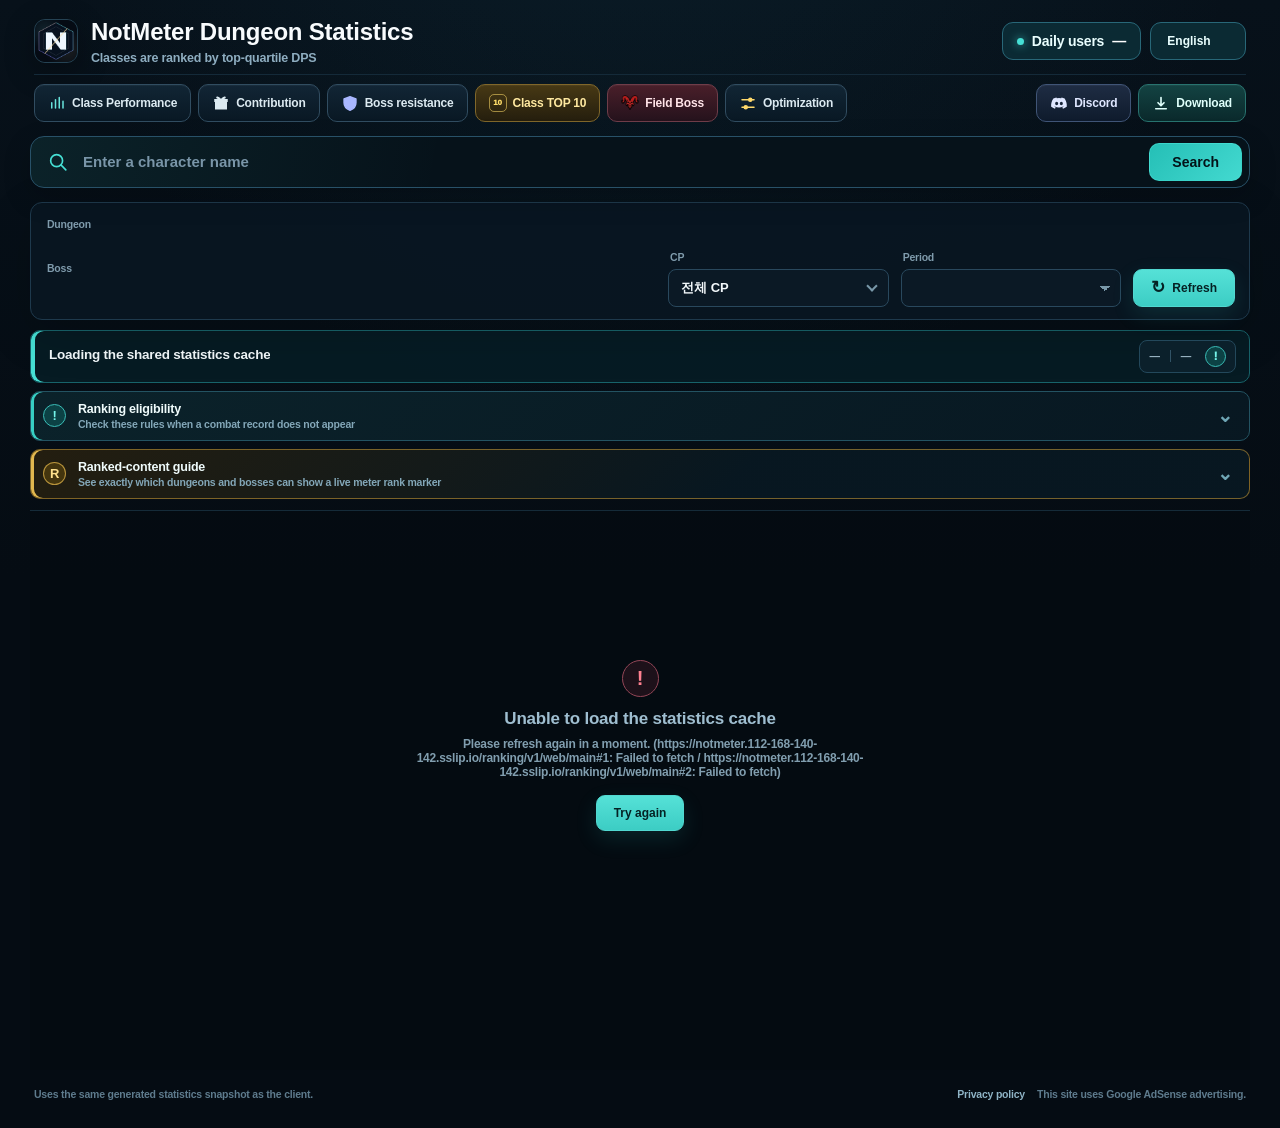
<file: docs/index.html>
<!doctype html>
<html lang="ko">
<head>
  <meta charset="utf-8">
  <meta name="viewport" content="width=device-width, initial-scale=1">
  <meta name="theme-color" content="#07111a">
  <meta name="description" content="NotMeter 던전 통계와 직업별 DPS 랭킹을 웹에서 확인하세요.">
  <meta name="google-adsense-account" content="ca-pub-7318383767094918">
  <meta property="og:type" content="website">
  <meta property="og:title" content="NotMeter 던전 통계">
  <meta property="og:description" content="직업별 상위 25% DPS와 TOP 20 랭킹을 동일한 통계 캐시로 확인하세요.">
  <meta property="og:url" content="https://notmeter.com/">
  <meta property="og:image" content="https://notmeter.com/assets/og.png">
  <meta name="twitter:card" content="summary_large_image">
  <meta name="twitter:title" content="NotMeter 던전 통계">
  <meta name="twitter:description" content="직업별 상위 25% DPS와 TOP 20 랭킹">
  <meta name="twitter:image" content="https://notmeter.com/assets/og.png">
  <title>NotMeter 던전 통계</title>
  <link rel="canonical" href="https://notmeter.com/">
  <link rel="icon" type="image/png" href="./assets/notmeter-icon.png">
  <link rel="stylesheet" href="./assets/app.css?v=20260824-10">
  <link rel="stylesheet" href="./assets/character.css?v=20260824-8">
  <script>
    (() => {
      const requestedView = new URLSearchParams(window.location.search).get("view") || "ranking";
      const pageView = ["ranking", "class-top10", "class-performance", "contribution", "boss-resistance", "field-boss", "optimization", "character"]
        .includes(requestedView) ? requestedView : "ranking";
      let savedLocale = "";
      try {
        savedLocale = localStorage.getItem("notmeter-stats-locale") || "";
      } catch {
        // Storage can be unavailable in privacy mode; browser language remains safe.
      }
      const browserLocales = [
        ...(Array.isArray(navigator.languages) ? navigator.languages : []),
        navigator.language,
      ].map(value => String(value || "").trim().toLowerCase()).filter(Boolean);
      const detectedLocale = (() => {
        for (const browserLocale of browserLocales) {
          if (browserLocale.startsWith("zh-tw") || browserLocale.startsWith("zh-hant") ||
              browserLocale.startsWith("zh-hk") || browserLocale.startsWith("zh-mo") || browserLocale === "zh") return "zh-TW";
          if (browserLocale.startsWith("ko")) return "ko";
          if (browserLocale.startsWith("en")) return "en";
          if (browserLocale.startsWith("zh")) return "zh-TW";
        }
        return "en";
      })();
      const locale = ["ko", "en", "zh-TW"].includes(savedLocale)
        ? savedLocale
        : detectedLocale;
      const routeMetadata = {
        ko: {
          ranking: {
            title: "NotMeter 던전 통계",
            description: "NotMeter 던전 통계와 직업별 DPS 랭킹을 웹에서 확인하세요."
          },
          "class-top10": {
            title: "NotMeter 클래스 종합 TOP 10",
            description: "여러 던전과 CP 구간의 성적을 합산한 클래스별 종합 TOP 10을 확인하세요."
          },
          "class-performance": {
            title: "NotMeter CP 보정 직업 DPS 통계",
            description: "이번 주 동일 조건 전투기록을 CP로 보정해 직업별 DPS 성능과 신뢰도를 비교합니다."
          },
          "contribution": {
            title: "NotMeter 기여도 통계",
            description: "이번 주 주요 던전 최종 보스에서 직업별 기여도 5% 미만 발생 빈도를 확인합니다."
          },
          "boss-resistance": {
            title: "NotMeter 보스 저항 통계",
            description: "전체 기간 누적 표본으로 보스별 강타·완벽 저항과 치명타·회피 판정을 분석합니다."
          },
          "stat-efficiency": {
            title: "NotMeter 스탯 효율 계산기",
            description: "딜미터기에서 복사한 내 스탯으로 직업과 스킬별 성장 효율을 간편하게 비교합니다."
          },
          "field-boss": {
            title: "NotMeter 필드보스 현황",
            description: "NotMeter가 수집한 서버별 필드보스 출현 시간과 남은 시간을 확인하세요."
          },
          "optimization": {
            title: "NotMeter 아이온2 그래픽 최적화",
            description: "PC 사양과 증상에 맞는 안전한 아이온2 Unreal Engine 5 설정을 생성합니다."
          },
          "character": {
            title: "NotMeter 캐릭터 검색",
            description: "아이온2 캐릭터의 장비, 영혼 각인, 마석, 스킬과 성장 정보를 한눈에 확인하세요."
          }
        },
        en: {
          ranking: {
            title: "NotMeter Dungeon Statistics",
            description: "Explore NotMeter dungeon statistics and DPS rankings by class."
          },
          "class-top10": {
            title: "NotMeter Class Overall TOP 10",
            description: "View the overall class TOP 10 aggregated across dungeons and CP brackets."
          },
          "class-performance": {
            title: "NotMeter CP-adjusted Class DPS",
            description: "Compare weekly class DPS and confidence using CP-adjusted encounters under matching conditions."
          },
          "contribution": {
            title: "NotMeter Contribution Statistics",
            description: "Compare how often each class falls below 5% contribution on key final bosses this week."
          },
          "boss-resistance": {
            title: "NotMeter Boss Resistance Statistics",
            description: "Estimate Evasion, Critical, Power-hit, and Perfect resistance for each boss from live stats and combat outcomes."
          },
          "stat-efficiency": {
            title: "NotMeter Stat Efficiency Calculator",
            description: "Paste stats copied from NotMeter to compare upgrades by class and skill."
          },
          "field-boss": {
            title: "NotMeter Field Boss Status",
            description: "Check field boss spawn times and remaining time collected by NotMeter for each server."
          },
          "optimization": {
            title: "NotMeter AION2 Graphics Optimizer",
            description: "Generate safe AION2 Unreal Engine 5 settings for your PC and performance issues."
          },
          "character": {
            title: "NotMeter Character Search",
            description: "View AION2 equipment, soul engravings, manastones, skills, and progression in one place."
          }
        },
        "zh-TW": {
          ranking: {
            title: "NotMeter 副本統計",
            description: "查看 NotMeter 副本統計與各職業 DPS 排名。"
          },
          "class-top10": {
            title: "NotMeter 職業綜合 TOP 10",
            description: "查看彙整多個副本與 CP 區間成績的各職業綜合 TOP 10。"
          },
          "class-performance": {
            title: "NotMeter CP 校正職業 DPS 統計",
            description: "使用本週相同條件的戰鬥紀錄校正 CP，比較各職業 DPS 表現與可信度。"
          },
          "contribution": {
            title: "NotMeter 貢獻度統計",
            description: "查看本週主要副本最終首領中，各職業貢獻度低於 5% 的發生頻率。"
          },
          "boss-resistance": {
            title: "NotMeter 首領抗性統計",
            description: "結合角色屬性與戰鬥判定，查看各首領的迴避、暴擊抗性、強擊抗性與完美抗性推估值。"
          },
          "stat-efficiency": {
            title: "NotMeter 屬性效率計算器",
            description: "貼上從 NotMeter 複製的角色屬性，比較各職業與技能的成長效率。"
          },
          "field-boss": {
            title: "NotMeter 世界首領現況",
            description: "查看 NotMeter 收集的各伺服器世界首領出現時間與剩餘時間。"
          },
          "optimization": {
            title: "NotMeter AION2 圖形最佳化",
            description: "依照電腦配備與問題，產生安全的 AION2 Unreal Engine 5 設定。"
          },
          "character": {
            title: "NotMeter 角色搜尋",
            description: "一次查看 AION2 角色的裝備、靈魂刻印、魔石、技能與成長資訊。"
          }
        }
      };
      const metadata = routeMetadata[locale][pageView] || routeMetadata[locale].ranking;

      const canonicalUrl = new URL("https://notmeter.com/");
      canonicalUrl.searchParams.set("view", pageView);
      const canonical = canonicalUrl.toString();
      const setMeta = (selector, content) => {
        const element = document.querySelector(selector);
        if (element) {
          element.setAttribute("content", content);
        }
      };

      document.documentElement.lang = locale;
      document.title = metadata.title;
      document.querySelector('link[rel="canonical"]')?.setAttribute(
        "href",
        pageView === "ranking" ? "https://notmeter.com/" : canonical);
      setMeta('meta[name="description"]', metadata.description);
      setMeta('meta[property="og:title"]', metadata.title);
      setMeta('meta[property="og:description"]', metadata.description);
      setMeta('meta[property="og:url"]', pageView === "ranking" ? "https://notmeter.com/" : canonical);
      setMeta('meta[name="twitter:title"]', metadata.title);
      setMeta('meta[name="twitter:description"]', metadata.description);
    })();
  </script>
  <script async src="https://pagead2.googlesyndication.com/pagead/js/adsbygoogle.js?client=ca-pub-7318383767094918" crossorigin="anonymous"></script>
  <script src="./assets/field-boss-catalog.js?v=20260819-2" defer></script>
  <script src="./assets/field-boss-kibelisk-catalog.js?v=20260819-2" defer></script>
  <script src="./assets/combat-detail-buffs.js?v=20260824-10" defer></script>
  <script src="./assets/stats-copy.zh-TW.js?v=20260822-1" defer></script>
  <script src="./assets/character.js?v=20260824-11" defer></script>
  <script src="./assets/app.js?v=20260824-10" defer></script>
</head>
<body>
  <div class="ambient ambient-one" aria-hidden="true"></div>
  <div class="ambient ambient-two" aria-hidden="true"></div>

  <main class="app-shell">
    <header class="topbar">
      <div class="brand">
        <img class="brand-icon" src="./assets/notmeter-icon.png" width="44" height="44" alt="">
        <div>
          <h1 id="page-title">NotMeter 던전 통계</h1>
          <p id="page-subtitle">직업별 상위 25% DPS 기준으로 정렬합니다</p>
        </div>
      </div>
      <div class="topbar-actions">
        <nav class="service-links" aria-label="NotMeter 바로가기" data-i18n-aria-label="serviceLinksAria">
          <a class="service-link class-performance-link" id="class-performance-button" href="./?view=class-performance" aria-current="false">
            <span class="feature-new-badge" data-feature-new-until="2026-08-17T13:40:00+09:00" data-i18n-title="newFeature" hidden>NEW</span>
            <span class="service-link-icon class-performance-link-icon" aria-hidden="true">
              <svg viewBox="0 0 24 24" focusable="false">
                <path d="M5 18V11M10 18V7M15 18V4M20 18V9"></path>
              </svg>
            </span>
            <span class="service-link-label" data-i18n="classPerformance">직업 성능</span>
          </a>
          <a class="service-link contribution-link" id="contribution-button" href="./?view=contribution" aria-current="false">
            <span class="feature-new-badge" data-feature-new-until="2026-08-19T23:59:59+09:00" data-i18n-title="newFeature" hidden>NEW</span>
            <span class="service-link-icon contribution-link-icon" aria-hidden="true">
              <svg viewBox="0 0 24 24" focusable="false">
                <path d="M4 9h16v11H4zM3 6h18v4H3zM12 6v14M8 6c-2.4 0-3.5-3.2-.7-3.2C9.6 2.8 12 6 12 6M16 6c2.4 0 3.5-3.2.7-3.2C14.4 2.8 12 6 12 6"></path>
              </svg>
            </span>
            <span class="service-link-label" data-i18n="contributionStats">기여도 통계</span>
          </a>
          <a class="service-link boss-resistance-link" id="boss-resistance-button" href="./?view=boss-resistance" aria-current="false">
            <span class="feature-new-badge" data-feature-new-until="2026-08-22T23:59:59+09:00" data-i18n-title="newFeature" hidden>NEW</span>
            <span class="service-link-icon boss-resistance-link-icon" aria-hidden="true">
              <svg viewBox="0 0 24 24" focusable="false">
                <path d="M12 3 20 6v5c0 5-3.2 8.3-8 10-4.8-1.7-8-5-8-10V6l8-3Z"></path>
                <path d="M12 7v9M8.5 11.5h7"></path>
              </svg>
            </span>
            <span class="service-link-label" data-i18n="bossResistanceStats">보스 저항 통계</span>
          </a>
          <a class="service-link stat-efficiency-link" id="stat-efficiency-button" href="./" aria-current="false" hidden aria-hidden="true" tabindex="-1">
            <span class="feature-new-badge" data-feature-new-until="2026-08-24T23:59:59+09:00" data-i18n-title="newFeature" hidden>NEW</span>
            <span class="service-link-icon stat-efficiency-link-icon" aria-hidden="true">
              <svg viewBox="0 0 24 24" focusable="false">
                <rect x="4" y="3" width="16" height="18" rx="3"></rect>
                <path d="M8 7h8M8 12h2m4 0h2M8 16h2m4 0h2"></path>
              </svg>
            </span>
            <span class="service-link-label" data-i18n="statEfficiencyCalculator">스탯 효율 계산기</span>
          </a>
          <a class="service-link class-top10-link" id="class-top10-button" href="./?view=class-top10" aria-current="false">
            <span class="service-link-icon class-top10-link-icon" aria-hidden="true">10</span>
            <span class="service-link-label" data-i18n="classTop10">클래스 TOP 10</span>
          </a>
          <a class="service-link field-boss-link" id="field-boss-button" href="./?view=field-boss" aria-current="false">
            <span class="service-link-icon field-boss-link-icon" aria-hidden="true">
              <img src="./assets/boss-icon.png" alt="">
            </span>
            <span class="service-link-label" data-i18n="fieldBoss">필드보스</span>
          </a>
          <a class="service-link optimization-link" id="optimization-button" href="./?view=optimization" aria-current="false">
            <span class="service-link-icon optimization-link-icon" aria-hidden="true">
              <svg viewBox="0 0 24 24" focusable="false">
                <path d="M4 7h9m4 0h3M4 17h3m4 0h9"></path>
                <circle cx="15" cy="7" r="2"></circle>
                <circle cx="9" cy="17" r="2"></circle>
              </svg>
            </span>
            <span class="service-link-label" data-i18n="optimization">최적화</span>
          </a>
          <a class="service-link discord-link" href="https://discord.com/invite/DuAuuhdrwy" target="_blank" rel="noopener noreferrer">
            <span class="service-link-icon discord-icon" aria-hidden="true">
              <svg viewBox="0 0 24 24" focusable="false">
                <path d="M19.5 5.34A17.2 17.2 0 0 0 15.44 4l-.5 1.02a15.7 15.7 0 0 0-5.86 0L8.56 4A17.4 17.4 0 0 0 4.5 5.35C1.93 9.12 1.23 12.8 1.58 16.43a16.5 16.5 0 0 0 4.98 2.52l1.2-1.64a10.8 10.8 0 0 1-1.9-.92l.47-.36c3.67 1.7 7.65 1.7 11.27 0l.48.36c-.61.36-1.25.67-1.91.92l1.2 1.64a16.4 16.4 0 0 0 4.98-2.52c.42-4.2-.72-7.84-2.85-11.09ZM8.87 14.22c-1.1 0-2.01-1.01-2.01-2.25s.89-2.26 2.01-2.26c1.13 0 2.03 1.02 2.01 2.26 0 1.24-.89 2.25-2.01 2.25Zm6.26 0c-1.1 0-2.01-1.01-2.01-2.25s.89-2.26 2.01-2.26c1.13 0 2.03 1.02 2.01 2.26 0 1.24-.88 2.25-2.01 2.25Z"/>
              </svg>
            </span>
            <span class="service-link-label" data-i18n="discord">디스코드</span>
          </a>
          <a class="service-link download-link" href="https://github.com/Not4You-Dev/NotMeter-Releases/releases/latest/download/NotMeter.zip">
            <span class="service-link-icon download-icon" aria-hidden="true">
              <svg viewBox="0 0 24 24" focusable="false">
                <path d="M12 4v11m0 0 4-4m-4 4-4-4M5 19h14"/>
              </svg>
            </span>
            <span class="service-link-label" data-i18n="download">다운로드</span>
          </a>
        </nav>
        <div class="live-pill" title="최근 집계된 일일 사용자 수" data-i18n-title="dailyUsersTitle">
          <span class="live-dot" aria-hidden="true"></span>
          <span data-i18n="dailyUsers">일일 사용자</span>
          <strong id="daily-user-count">—</strong>
        </div>
        <select class="ghost-button language-select" id="language-button" aria-label="언어 선택" data-i18n-aria-label="languageSwitchAria">
          <option value="ko">한국어</option>
          <option value="en">English</option>
          <option value="zh-TW">繁體中文</option>
        </select>
      </div>
    </header>

    <section class="global-character-search" id="global-character-search" aria-label="캐릭터 검색">
      <form class="character-search-form" id="character-search-form" role="search" autocomplete="off">
        <span class="character-search-mark" aria-hidden="true">
          <svg width="22" height="22" viewBox="0 0 24 24" focusable="false"
            fill="none" stroke="currentColor" stroke-width="1.8" stroke-linecap="round">
            <circle cx="10.5" cy="10.5" r="6.5"></circle><path d="m15.5 15.5 5 5"></path>
          </svg>
        </span>
        <label class="sr-only" for="character-search-input">캐릭터 이름</label>
        <input id="character-search-input" name="character" type="search" maxlength="20"
          placeholder="캐릭터 이름을 입력하세요" aria-controls="character-search-popover"
          aria-expanded="false" spellcheck="false">
        <button id="character-search-submit" type="submit">검색</button>
      </form>
      <div class="character-search-popover" id="character-search-popover" hidden>
        <div class="character-search-popover-head">
          <div class="character-search-popover-heading">
            <strong id="character-search-popover-title">최근 검색한 캐릭터</strong>
            <div class="character-search-race-filters" id="character-search-race-filters" role="group"
              aria-label="종족 필터" hidden>
              <button type="button" data-search-race="all" aria-pressed="true">전체</button>
              <button type="button" data-search-race="elyos" aria-pressed="false">천족</button>
              <button type="button" data-search-race="asmodian" aria-pressed="false">마족</button>
            </div>
          </div>
          <span id="character-search-status" aria-live="polite">최대 10개까지 저장됩니다</span>
        </div>
        <div class="character-search-results" id="character-search-results"></div>
      </div>
    </section>

    <aside class="sponsor-mobile" aria-label="광고" data-i18n-aria-label="advertisementAria">
      <a class="sponsor-mobile-link" href="https://buly.kr/8IySyKj" target="_blank"
        rel="sponsored noopener noreferrer" aria-label="사종키나 광고 페이지 열기" data-i18n-aria-label="sponsorOpenAria">
        <span class="sponsor-ad-badge" data-i18n="advertisement">광고</span>
        <img src="./assets/sponsor-kinah-mobile.jpg" width="960" height="480"
          decoding="async" alt="사종키나 키나 직접 최저가 판매 광고">
      </a>
    </aside>

    <section class="optimization-surface" id="optimization-surface" hidden>
      <div class="optimization-surface-heading">
        <div>
          <span class="optimization-surface-kicker">AION2 ENGINE.INI</span>
          <h2 data-i18n="optimizationSurfaceTitle">그래픽 최적화 설정</h2>
          <p data-i18n="optimizationSurfaceDescription">현재 페이지에서 설정을 생성하며 상단 메뉴와 광고는 그대로 유지됩니다.</p>
        </div>
        <a class="ranking-back-button" id="optimization-back-button" href="./">
          <span class="ranking-back-button-icon" aria-hidden="true">←</span>
          <span data-i18n="backToRanking">랭킹으로 돌아가기</span>
        </a>
      </div>
      <div class="optimization-frame-shell">
        <iframe id="optimization-frame"
          title="아이온2 그래픽 최적화 설정 생성기"
          data-i18n-title="optimizationFrameTitle"
          data-src="./optimization.html?embed=1&amp;v=20260815-1"
          allow="clipboard-write"
          loading="eager"></iframe>
      </div>
    </section>

    <section class="character-surface" id="character-surface" hidden>
      <header class="character-page-heading">
        <div>
          <span class="character-page-kicker">AION2 CHARACTER · OFFICIAL DATA</span>
          <h2 id="character-page-title">캐릭터 정보</h2>
          <p id="character-page-description">장비 옵션과 영혼 각인, 마석을 한 화면에서 비교할 수 있습니다.</p>
        </div>
        <a class="ranking-back-button" id="character-back-button" href="./">
          <span class="ranking-back-button-icon" aria-hidden="true">←</span>
          <span>랭킹으로 돌아가기</span>
        </a>
      </header>
      <div class="character-page-state" id="character-loading-state">
        <div class="spinner" aria-hidden="true"></div>
        <strong>공식 캐릭터 정보를 불러오는 중입니다</strong>
        <span>장비별 영혼 각인과 마석을 함께 확인하고 있습니다.</span>
      </div>
      <div class="character-page-state character-page-error" id="character-error-state" hidden>
        <div class="error-mark" aria-hidden="true">!</div>
        <strong id="character-error-title">캐릭터 정보를 불러오지 못했습니다</strong>
        <span id="character-error-message">잠시 후 다시 시도해 주세요.</span>
        <button class="refresh-button compact" id="character-retry-button" type="button">다시 시도</button>
      </div>
      <div class="character-profile-content" id="character-profile-content" hidden></div>
    </section>

    <section class="contribution-surface" id="contribution-surface" hidden>
      <div class="contribution-heading">
        <div class="contribution-heading-copy">
          <span class="contribution-heading-icon" aria-hidden="true"><svg viewBox="0 0 24 24" focusable="false"><path d="M4 9h16v11H4zM3 6h18v4H3zM12 6v14M8 6c-2.4 0-3.5-3.2-.7-3.2C9.6 2.8 12 6 12 6M16 6c2.4 0 3.5-3.2.7-3.2C14.4 2.8 12 6 12 6"></path></svg></span>
          <div>
            <span class="contribution-kicker">FINAL BOSS · SHARE &lt; 5% · THIS WEEK</span>
            <h2 data-i18n="contributionStatsTitle">최종 보스 기여도 통계</h2>
            <p data-i18n="contributionStatsDescription">이번 주 주요 던전 최종 보스에서 직업별 기여도 5% 미만 발생 빈도를 비교합니다.</p>
          </div>
        </div>
        <a class="ranking-back-button" id="contribution-back-button" href="./"><span class="ranking-back-button-icon" aria-hidden="true">←</span><span data-i18n="backToRanking">랭킹으로 돌아가기</span></a>
      </div>
      <div class="contribution-summary" id="contribution-summary" hidden>
        <div><span data-i18n="contributionPeriod">집계 기간</span><strong id="contribution-period">—</strong></div>
        <div><span data-i18n="contributionRecords">최종 보스 기록</span><strong id="contribution-records">—</strong></div>
        <div><span data-i18n="contributionSamples">플레이어 표본</span><strong id="contribution-samples">—</strong></div>
        <div><span data-i18n="contributionLowSamples">5% 미만</span><strong id="contribution-low-samples">—</strong></div>
      </div>
      <nav class="contribution-tabs" id="contribution-tabs" aria-label="기여도 통계 던전 선택" data-i18n-aria-label="contributionDungeonAria"></nav>
      <div class="contribution-state" id="contribution-loading-state"><div class="spinner" aria-hidden="true"></div><p data-i18n="contributionLoading">이번 주 기여도 통계 캐시를 불러오는 중입니다</p></div>
      <div class="contribution-state contribution-error-state" id="contribution-error-state" hidden><div class="error-mark" aria-hidden="true">!</div><strong data-i18n="contributionLoadError">기여도 통계 캐시를 불러오지 못했습니다</strong><p id="contribution-error-message"></p><button class="refresh-button compact" id="contribution-retry-button" type="button" data-i18n="retry">다시 시도</button></div>
      <div class="contribution-state" id="contribution-empty-state" hidden><p data-i18n="contributionEmpty">이번 주 집계 가능한 최종 보스 기록이 아직 없습니다</p></div>
      <div class="contribution-content" id="contribution-content" hidden>
        <div class="contribution-content-heading"><div><strong id="contribution-dungeon-title">—</strong><span id="contribution-boss-title">—</span></div><span data-i18n="contributionSortGuide">5% 미만 발생률 높은 순</span></div>
        <div class="contribution-table-heading" aria-hidden="true"><span data-i18n="job">직업</span><span data-i18n="contributionLowCount">5% 미만</span><span data-i18n="contributionTotalCount">전체 표본</span><span data-i18n="contributionRate">발생률</span></div>
        <div class="contribution-rows" id="contribution-rows"></div>
      </div>
      <details class="contribution-method" open>
        <summary data-i18n="contributionMethodTitle">기여도 통계는 어떻게 계산하나요?</summary>
        <div class="contribution-method-grid">
          <article><b>01</b><strong data-i18n="contributionMethodScopeTitle">집계 대상</strong><p data-i18n="contributionMethodScopeText">이번 주 수요일 05:00부터 다음 수요일 05:00까지 저장된 4개 던전의 최종 보스 확정 처치 기록만 사용합니다.</p></article>
          <article><b>02</b><strong data-i18n="contributionMethodFormulaTitle">5% 계산</strong><p data-i18n="contributionMethodFormulaText">처치기록에 저장된 기여도를 사용하며 5% 미만만 집계합니다. 과거 기록은 저장된 피해량과 보스 MAX HP로 같은 기준을 복원하고, 정확히 5%는 제외합니다.</p></article>
          <article><b>03</b><strong data-i18n="contributionMethodSampleTitle">표본 단위</strong><p data-i18n="contributionMethodSampleText">한 캐릭터가 여러 번 참여하면 각 전투를 별도 표본으로 셉니다. 발생률은 5% 미만 표본 수 ÷ 해당 직업 전체 표본 수입니다.</p></article>
          <article><b>04</b><strong data-i18n="contributionMethodTrustTitle">신뢰성 기준</strong><p data-i18n="contributionMethodTrustText">서버·직업·파티원이 모두 확인되고 통계 유효성 검증을 통과한 완전한 기록만 사용합니다. 불완전하거나 변조가 의심되는 기록은 제외합니다.</p></article>
        </div>
        <p class="contribution-caution" data-i18n="contributionCaution">이 지표는 보상 기준 미달이 발생한 빈도이며 직업 DPS 순위가 아닙니다. 파티 구성·공략 역할·숙련도 차이를 함께 고려해 해석해 주세요.</p>
      </details>
    </section>

    <section class="boss-resistance-surface" id="boss-resistance-surface" hidden>
      <div class="boss-resistance-page-heading">
        <div class="boss-resistance-page-heading-copy">
          <span class="boss-resistance-page-icon" aria-hidden="true">
            <svg viewBox="0 0 24 24" focusable="false">
              <path d="M12 3 20 6v5c0 5-3.2 8.3-8 10-4.8-1.7-8-5-8-10V6l8-3Z"></path>
              <path d="M12 7v9M8.5 11.5h7"></path>
            </svg>
          </span>
          <div>
            <span class="boss-resistance-page-kicker">ALL TIME · ACCURACY · CRITICAL · HARD HIT · PERFECT</span>
            <h2 data-i18n="bossResistanceStatsTitle">보스 저항 통계</h2>
            <p data-i18n="bossResistanceStatsDescription">강타·완벽 저항은 추정값을 표시하고, 치명타·회피는 수치 구간별 판정 표본으로 환산식을 검증합니다.</p>
          </div>
        </div>
        <a class="ranking-back-button" id="boss-resistance-back-button" href="./">
          <span class="ranking-back-button-icon" aria-hidden="true">←</span>
          <span data-i18n="backToRanking">랭킹으로 돌아가기</span>
        </a>
      </div>
      <div class="boss-resistance-guide">
        <span data-i18n="bossResistanceAllTime">전체 기간 누적</span>
        <p data-i18n="bossResistanceSamplesGuide">치명타·회피는 유효 스탯 구간별 성공·실패를 분리해 수집하며, 검증된 환산식이 나오기 전에는 저항 수치를 표시하지 않습니다. 페리·막기는 회피와 별도 판정입니다.</p>
      </div>
      <nav class="boss-resistance-tabs" id="boss-resistance-tabs" aria-label="보스 저항 통계 던전 선택" data-i18n-aria-label="bossResistanceDungeonAria"></nav>
      <div class="boss-resistance-content" id="boss-resistance-content" hidden>
        <div class="boss-resistance-content-heading">
          <strong id="boss-resistance-dungeon-title">—</strong>
          <span data-i18n="bossResistanceAllTime">전체 기간 누적</span>
        </div>
        <div class="boss-resistance-rows" id="boss-resistance-rows"></div>
      </div>
      <div class="boss-resistance-empty" id="boss-resistance-empty" hidden data-i18n="bossResistanceNoData">표시할 보스 정보가 없습니다.</div>
    </section>

    <section class="stat-efficiency-surface" id="stat-efficiency-surface" hidden>
      <div class="stat-efficiency-heading">
        <div class="stat-efficiency-heading-copy">
          <span class="stat-efficiency-heading-icon" aria-hidden="true">
            <svg viewBox="0 0 24 24" focusable="false">
              <rect x="4" y="3" width="16" height="18" rx="3"></rect>
              <path d="M8 7h8M8 12h2m4 0h2M8 16h2m4 0h2"></path>
            </svg>
          </span>
          <div>
            <span class="stat-efficiency-kicker">MY BUILD · GROWTH GUIDE</span>
            <h2 data-stat-i18n="title">스탯 효율 계산기</h2>
            <p data-stat-i18n="subtitle">내 캐릭터에서 무엇을 올려야 가장 강해지는지 비교합니다.</p>
          </div>
        </div>
        <a class="ranking-back-button" id="stat-efficiency-back-button" href="./">
          <span class="ranking-back-button-icon" aria-hidden="true">←</span>
          <span data-i18n="backToRanking">랭킹으로 돌아가기</span>
        </a>
      </div>

      <section class="stat-import-card" aria-labelledby="stat-import-title">
        <div class="stat-import-copy">
          <span class="stat-import-step">1</span>
          <div>
            <strong id="stat-import-title" data-stat-i18n="importTitle">딜미터기에서 복사한 내 스탯 붙여넣기</strong>
            <p data-stat-i18n="importDescription">딜미터기 처치 기록 상단의 ‘내 스탯 복사’를 누른 뒤 아래 칸에 붙여넣으면 현재 캐릭터 스탯이 자동 입력됩니다.</p>
          </div>
        </div>
        <div class="stat-import-control">
          <textarea id="stat-import" rows="1" autocomplete="off" autocapitalize="off" spellcheck="false"
            data-stat-i18n-placeholder="importPlaceholder" placeholder="여기를 누르고 Ctrl+V로 붙여넣기"></textarea>
          <span class="stat-import-status" id="stat-import-status" aria-live="polite" data-stat-i18n="importWaiting">복사한 값을 기다리고 있습니다</span>
        </div>
      </section>

      <section class="test-notice" role="note">
        <span aria-hidden="true">!</span>
        <div>
          <strong data-stat-i18n="noticeTitle">테스트 기능 안내</strong>
          <p data-stat-i18n="notice">표본 상관관계로 계수를 만들지 않습니다. 무기 피해 증폭·속성 증폭·관통처럼 현재 입력만으로 정확히 분리할 수 없는 항목은 숨깁니다.</p>
        </div>
      </section>

      <section class="efficiency-hero">
        <div>
          <span class="efficiency-kicker" data-stat-i18n="heroKicker">실전 데이터 기반</span>
          <h3 data-stat-i18n="heroTitle">직업 전체 전투 기준 성장 우선순위를 확인하세요</h3>
          <p data-stat-i18n="heroDescription">주신 스탯과 PVE·보스 스탯을 함께 비교하며, 던전에서 받은 정상적인 파티 버프도 분석에 반영합니다.</p>
        </div>
        <div class="model-state collecting" id="model-state" aria-live="polite">
          <span class="model-state-dot" aria-hidden="true"></span>
          <div>
            <strong id="model-state-title" data-stat-i18n="collecting">표본 수집 중 · 준비 중</strong>
            <span id="model-sample-count">표본 수 확인 중</span>
          </div>
        </div>
      </section>

      <section class="source-scope" aria-label="수집 대상">
        <span data-stat-i18n="sourceOnly">분석 대상</span>
        <strong data-stat-i18n="deus">잠식된 데우스 연구기지(어려움)</strong>
        <i aria-hidden="true"></i>
        <strong data-stat-i18n="noiran">노이란의 숨겨진 유산(4단계)</strong>
      </section>

      <section class="calculation-guide" aria-labelledby="calculation-guide-title">
        <div class="calculation-guide-heading">
          <span aria-hidden="true">?</span>
          <div>
            <strong id="calculation-guide-title" data-stat-i18n="guideTitle">어떤 결과가 표시되나요?</strong>
            <p data-stat-i18n="guideDescription">스탯을 넣지 않아도 통계를 볼 수 있고, 내 스탯을 붙여넣으면 개인 기준으로 자동 보정됩니다.</p>
          </div>
        </div>
        <div class="calculation-guide-modes">
          <article>
            <b data-stat-i18n="guideOverviewTitle">스탯 미입력 · 전체 통계</b>
            <span data-stat-i18n="guideOverviewDescription">선택한 직업의 실제 표본 중 대표 스탯을 기준으로 전체 전투 효율 순위를 바로 보여줍니다.</span>
          </article>
          <i aria-hidden="true">→</i>
          <article class="personal">
            <b data-stat-i18n="guidePersonalTitle">내 스탯 붙여넣기 · 개인 보정</b>
            <span data-stat-i18n="guidePersonalDescription">현재 공격력·증폭·판정 수치를 반영해 내 캐릭터에서 실제로 더 유리한 순위로 자동 변경합니다.</span>
          </article>
        </div>
        <div class="calculation-method" aria-label="스탯 효율 계산 기준" data-stat-i18n-aria-label="methodAria">
          <strong data-stat-i18n="methodTitle">어떻게 계산하나요?</strong>
          <div class="calculation-method-grid">
            <article><b data-stat-i18n="methodDataTitle">1. 실전 표본 수집</b><span data-stat-i18n="methodDataDescription">지원 던전에서 최종 스탯·직업·스킬·공격 방향·보스 상태가 함께 확인된 피해만 사용합니다.</span></article>
            <article><b data-stat-i18n="methodModelTitle">2. 공식식과 표본 분리</b><span data-stat-i18n="methodModelDescription">검증된 피해식은 고정하고, 표본은 직업별 스킬 피해 비중·공격 방향·추가타 피해량을 교차 검증하는 데만 사용합니다.</span></article>
            <article><b data-stat-i18n="methodCompareTitle">3. 상승 전후 재계산</b><span data-stat-i18n="methodCompareDescription">같은 전투 조건에서 각 스탯을 +1, +10 또는 +1%p 바꿔 공식식으로 기대 피해를 다시 계산합니다.</span></article>
            <article><b data-stat-i18n="methodValidationTitle">4. 검증된 항목만 공개</b><span data-stat-i18n="methodValidationDescription">장비·기본 공격력 분리가 필요한 무기 피해 증폭과 독립식이 미확인된 속성 증폭·관통은 순위에서 제외합니다.</span></article>
          </div>
        </div>
      </section>

      <div class="efficiency-layout">
        <form class="efficiency-form" id="efficiency-form" novalidate>
		  <input name="sealstoneAdditionalDamage" type="hidden" value="0">
          <section class="efficiency-card">
            <header><span>01</span><div><h3 data-stat-i18n="combatProfile">전투 조건</h3><p data-stat-i18n="combatProfileHelp">직업만 선택하면 검증된 보스의 전체 스킬·공격 방향 표본을 종합합니다.</p></div></header>
            <div class="field-grid profile-grid job-profile-grid">
              <div class="job-profile-summary">
                <span data-stat-i18n="analysisScope">분석 범위</span>
                <strong data-stat-i18n="jobOverallScope">직업 전체 전투 종합</strong>
                <small data-stat-i18n="jobOverallHelp">스킬·레벨·특성을 따로 고르지 않고 실제 수집된 전체 전투 표본으로 계산합니다.</small>
              </div>
            </div>
          </section>

          <section class="efficiency-card divine-card">
            <header><span>02</span><div><h3 data-stat-i18n="divineStats">주신 스탯</h3><p data-stat-i18n="divineStatsHelp">각 스탯 1당 확인된 상승 효과를 함께 표시합니다.</p></div></header>
            <div class="field-grid divine-grid">
              <label><span data-stat-i18n="power">위력</span><small data-stat-i18n="powerGrowth">1당 공격력 증가 +0.1%p</small><input name="power" type="number" min="0" max="10000" required></label>
              <label><span data-stat-i18n="vitality">체력</span><small data-stat-i18n="growthPending">공격 연동 효과 확인 중</small><input name="vitality" type="number" min="0" max="10000" required></label>
              <label><span data-stat-i18n="agility">민첩</span><small data-stat-i18n="growthPending">공격 연동 효과 확인 중</small><input name="agility" type="number" min="0" max="10000" required></label>
              <label><span data-stat-i18n="knowledge">지식</span><small data-stat-i18n="growthPending">공격 연동 효과 확인 중</small><input name="knowledge" type="number" min="0" max="10000" required></label>
              <label><span data-stat-i18n="precision">정확</span><small data-stat-i18n="precisionGrowth">1당 명중·치명타 증가 +0.1%p</small><input name="precision" type="number" min="0" max="10000" required></label>
              <label><span data-stat-i18n="will">의지</span><small data-stat-i18n="growthPending">공격 연동 효과 확인 중</small><input name="will" type="number" min="0" max="10000" required></label>
              <label><span data-stat-i18n="justice">정의</span><small data-stat-i18n="justiceGrowth">1당 완벽 +0.2%p</small><input name="justice" type="number" min="0" max="10000" required></label>
              <label><span data-stat-i18n="freedom">자유</span><small data-stat-i18n="freedomGrowth">1당 명중 증가 +0.2%p</small><input name="freedom" type="number" min="0" max="10000" required></label>
              <label><span data-stat-i18n="illusion">환상</span><small data-stat-i18n="illusionGrowth">1당 재시전 시간 −0.2%p</small><input name="illusion" type="number" min="0" max="10000" required></label>
              <label><span data-stat-i18n="life">생명</span><small data-stat-i18n="growthPending">공격 연동 효과 확인 중</small><input name="life" type="number" min="0" max="10000" required></label>
              <label><span data-stat-i18n="time">시간</span><small data-stat-i18n="timeGrowth">1당 전투 속도 +0.2%p</small><input name="time" type="number" min="0" max="10000" required></label>
              <label><span data-stat-i18n="destruction">파괴</span><small data-stat-i18n="destructionGrowth">1당 공격력 증가 +0.2%p</small><input name="destruction" type="number" min="0" max="10000" required></label>
              <label><span data-stat-i18n="death">죽음</span><small data-stat-i18n="deathGrowth">1당 치명타 증가 +0.2%p</small><input name="death" type="number" min="0" max="10000" required></label>
              <label><span data-stat-i18n="wisdom">지혜</span><small data-stat-i18n="wisdomGrowth">1당 강타 +0.2%p</small><input name="wisdom" type="number" min="0" max="10000" required></label>
              <label><span data-stat-i18n="destiny">운명</span><small data-stat-i18n="growthPending">공격 연동 효과 확인 중</small><input name="destiny" type="number" min="0" max="10000" required></label>
              <label><span data-stat-i18n="space">공간</span><small data-stat-i18n="growthPending">공격 연동 효과 확인 중</small><input name="space" type="number" min="0" max="10000" required></label>
            </div>
          </section>

          <section class="efficiency-card">
            <header><span>03</span><div><h3 data-stat-i18n="attackStats">공격 스탯</h3><p data-stat-i18n="attackStatsHelp">복사 기능을 사용하면 자동 입력됩니다.</p></div></header>
            <div class="field-grid stat-grid">
			  <label><span data-stat-i18n="attack">기초 공격력</span><input name="attack" type="number" min="1" max="10000000" required></label>
			  <label><span data-stat-i18n="additionalAttack">추가 공격력</span><input name="additionalAttack" type="number" min="0" max="10000000" required></label>
			  <label><span data-stat-i18n="minimumAttack">최소 공격력</span><input name="minimumAttack" type="number" min="0" max="10000000" required></label>
			  <label><span data-stat-i18n="maximumAttack">최대 공격력</span><input name="maximumAttack" type="number" min="0" max="10000000" required></label>
			  <label><span data-stat-i18n="criticalAttackPower">치명타 공격력</span><input name="criticalAttackPower" type="number" min="0" max="10000000" required></label>
              <label><span data-stat-i18n="accuracy">명중</span><input name="accuracy" type="number" min="0" max="10000000" required></label>
			  <label><span data-stat-i18n="weaponAccuracy">무기 명중</span><input name="weaponAccuracy" type="number" min="0" max="10000000" required></label>
              <label><span data-stat-i18n="critical">치명타</span><input name="critical" type="number" min="0" max="10000000" required></label>
			  <label><span data-stat-i18n="defense">방어력</span><input name="defense" type="number" min="0" max="10000000" required></label>
			  <label><span data-stat-i18n="armorDefense">방어구 방어력</span><input name="armorDefense" type="number" min="0" max="10000000" required></label>
              <label hidden><span data-stat-i18n="penetration">관통</span><input name="penetration" type="number" min="0" max="10000000" required></label>
              <label><span data-stat-i18n="pveAttack">PVE 공격력</span><input name="pveAttack" type="number" min="0" max="10000000" value="0"></label>
              <label><span data-stat-i18n="pveAccuracy">PVE 명중</span><input name="pveAccuracy" type="number" min="0" max="10000000" value="0"></label>
              <label><span data-stat-i18n="bossAttack">보스 공격력</span><input name="bossAttack" type="number" min="0" max="10000000" value="0"></label>
              <label><span data-stat-i18n="frontAttack">전방 공격력</span><input name="frontAttack" type="number" min="0" max="10000000" value="0"></label>
              <label><span data-stat-i18n="backAttack">후방 공격력</span><input name="backAttack" type="number" min="0" max="10000000" value="0"></label>
			  <label><span data-stat-i18n="frontCritical">전방 치명타</span><input name="frontCritical" type="number" min="0" max="10000000" value="0"></label>
			  <label><span data-stat-i18n="backCritical">후방 치명타</span><input name="backCritical" type="number" min="0" max="10000000" value="0"></label>
            </div>
          </section>

          <section class="efficiency-card">
            <header><span>04</span><div><h3 data-stat-i18n="percentStats">증폭·판정 스탯</h3><p data-stat-i18n="percentStatsHelp">다단 히트는 발동 20%+표기값+특화, 연속 굴림 50%+표기값으로 최대 4타까지 계산합니다.</p></div></header>
            <div class="field-grid stat-grid percent-grid">
			  <label><span data-stat-i18n="attackIncrease">공격력 증가율</span><input name="attackIncreasePercent" type="number" min="0" max="1000" step="0.01" value="0"></label>
			  <label><span data-stat-i18n="accuracyIncrease">명중 증가율</span><input name="accuracyIncreasePercent" type="number" min="0" max="1000" step="0.01" value="0"></label>
			  <label><span data-stat-i18n="criticalIncrease">치명타 증가율</span><input name="criticalIncreasePercent" type="number" min="0" max="1000" step="0.01" value="0"></label>
			  <label><span data-stat-i18n="defenseIncrease">방어력 증가율</span><input name="defenseIncreasePercent" type="number" min="0" max="1000" step="0.01" value="0"></label>
              <label><span data-stat-i18n="damageAmp">피해 증폭</span><input name="damageAmplificationPercent" type="number" min="0" max="1000" step="0.01" value="0"></label>
              <label><span data-stat-i18n="weaponAmp">무기 피해 증폭</span><input name="weaponDamageAmplificationPercent" type="number" min="0" max="1000" step="0.01" value="0"></label>
              <label><span data-stat-i18n="pveAmp">PVE 피해 증폭</span><input name="pveDamageAmplificationPercent" type="number" min="0" max="1000" step="0.01" value="0"></label>
              <label><span data-stat-i18n="bossAmp">보스 피해 증폭</span><input name="bossDamageAmplificationPercent" type="number" min="0" max="1000" step="0.01" value="0"></label>
              <label><span data-stat-i18n="criticalAmp">치명타 피해 증폭</span><input name="criticalDamageAmplificationPercent" type="number" min="0" max="1000" step="0.01" value="0"></label>
              <label><span data-stat-i18n="additionalHit">다단 히트 적중</span><input name="additionalHitAccuracyPercent" type="number" min="0" max="1000" step="0.01" value="0"></label>
              <label><span data-stat-i18n="perfect">완벽</span><input name="perfectPercent" type="number" min="0" max="1000" step="0.01" value="0"></label>
              <label><span data-stat-i18n="hardHit">강타</span><input name="hardHitPercent" type="number" min="0" max="1000" step="0.01" value="0"></label>
              <label><span data-stat-i18n="cooldownTime">재시전 시간</span><input name="cooldownTimePercent" type="number" min="-95" max="0" step="0.01" value="0" placeholder="-37.2"></label>
              <label><span data-stat-i18n="combatSpeed">전투 속도</span><input name="combatSpeedPercent" type="number" min="0" max="1000" step="0.01" value="0"></label>
              <label><span data-stat-i18n="frontAmp">전방 피해 증폭</span><input name="frontDamageAmplificationPercent" type="number" min="0" max="1000" step="0.01" value="0"></label>
              <label><span data-stat-i18n="backAmp">후방 피해 증폭</span><input name="backDamageAmplificationPercent" type="number" min="0" max="1000" step="0.01" value="0"></label>
            </div>
          </section>

		  <section class="efficiency-card" hidden aria-hidden="true">
			<header><span>05</span><div><h3 data-stat-i18n="attributeStats">속성·대상 증폭</h3></div></header>
			<div class="field-grid stat-grid percent-grid">
			  <label><span data-stat-i18n="waterAmp">물 속성 증폭</span><input name="waterDamageAmplificationPercent" type="number" min="0" max="1000" step="0.01" value="0"></label>
			  <label><span data-stat-i18n="fireAmp">불 속성 증폭</span><input name="fireDamageAmplificationPercent" type="number" min="0" max="1000" step="0.01" value="0"></label>
			  <label><span data-stat-i18n="windAmp">바람 속성 증폭</span><input name="windDamageAmplificationPercent" type="number" min="0" max="1000" step="0.01" value="0"></label>
			  <label><span data-stat-i18n="earthAmp">땅 속성 증폭</span><input name="earthDamageAmplificationPercent" type="number" min="0" max="1000" step="0.01" value="0"></label>
			  <label><span data-stat-i18n="holyAmp">신성 속성 증폭</span><input name="holyDamageAmplificationPercent" type="number" min="0" max="1000" step="0.01" value="0"></label>
			  <label><span data-stat-i18n="darkAmp">암흑 속성 증폭</span><input name="darkDamageAmplificationPercent" type="number" min="0" max="1000" step="0.01" value="0"></label>
			  <label><span data-stat-i18n="intellectAmp">지성형 피해 증폭</span><input name="intellectDamageAmplificationPercent" type="number" min="0" max="1000" step="0.01" value="0"></label>
			  <label><span data-stat-i18n="feralAmp">야성형 피해 증폭</span><input name="feralDamageAmplificationPercent" type="number" min="0" max="1000" step="0.01" value="0"></label>
			  <label><span data-stat-i18n="natureAmp">자연형 피해 증폭</span><input name="natureDamageAmplificationPercent" type="number" min="0" max="1000" step="0.01" value="0"></label>
			  <label><span data-stat-i18n="transAmp">변이형 피해 증폭</span><input name="transDamageAmplificationPercent" type="number" min="0" max="1000" step="0.01" value="0"></label>
			</div>
		  </section>

          <button class="calculate-button" type="submit" data-stat-i18n="calculate">효율 계산</button>
          <p class="form-error" id="form-error" role="alert" hidden></p>
        </form>

        <aside class="result-column">
          <section class="result-job-picker" aria-labelledby="result-job-picker-title">
            <div class="result-job-picker-heading">
              <strong id="result-job-picker-title" data-stat-i18n="jobPickerTitle">비교할 직업 선택</strong>
              <span data-stat-i18n="jobPickerHelp">직업 마크를 누르면 전체 효율 순위가 즉시 변경됩니다.</span>
            </div>
            <div class="result-job-options" id="result-job-options" role="group" aria-labelledby="result-job-picker-title"></div>
            <select class="job-picker-native" id="job" name="jobName" form="efficiency-form" required tabindex="-1" aria-hidden="true"></select>
          </section>
          <section class="result-card" id="result-card">
            <header><div><span class="result-kicker" data-stat-i18n="resultKicker">직업 전체 분석</span><h3 data-stat-i18n="resultTitle">단위별 스탯 효율</h3><small class="result-source" id="result-source">직업 대표 표본 기준</small></div><span class="confidence pending" id="confidence">검증 전</span></header>
			<div class="displayed-stats" id="displayed-stats" hidden>
			  <div class="displayed-stats-heading">
				<div><strong data-stat-i18n="displayedStatsTitle">실시간 스탯 시뮬레이션</strong><span data-stat-i18n="displayedStatsHelp">복사 기준에서 입력값을 바꾸면 게임 표시 최종 스탯이 바로 갱신됩니다.</span></div>
				<button id="simulation-reset" type="button" data-stat-i18n="simulationReset">복사 기준으로 초기화</button>
			  </div>
			  <div class="displayed-stats-grid">
				<div><span data-stat-i18n="displayedAttack">최종 공격력</span><strong id="displayed-attack">—</strong><small id="displayed-attack-delta"></small></div>
				<div><span data-stat-i18n="displayedAccuracy">최종 명중</span><strong id="displayed-accuracy">—</strong><small id="displayed-accuracy-delta"></small></div>
				<div><span data-stat-i18n="displayedCritical">최종 치명타</span><strong id="displayed-critical">—</strong><small id="displayed-critical-delta"></small></div>
				<div><span data-stat-i18n="displayedDefense">최종 방어력</span><strong id="displayed-defense">—</strong><small id="displayed-defense-delta"></small></div>
				<div><span data-stat-i18n="displayedCooldownTime">재시전 시간</span><strong id="displayed-cooldownTimePercent">—</strong><small id="displayed-cooldownTimePercent-delta"></small></div>
				<div><span data-stat-i18n="displayedCombatSpeed">전투 속도</span><strong id="displayed-combatSpeedPercent">—</strong><small id="displayed-combatSpeedPercent-delta"></small></div>
			  </div>
			  <div class="simulation-damage"><span data-stat-i18n="simulationDamage">예상 종합 피해 변화</span><strong id="simulation-damage-gain">—</strong><small id="simulation-damage-state" data-stat-i18n="simulationWaiting">기준 스탯을 붙여넣으면 자동 계산됩니다.</small></div>
            </div>
            <div class="result-empty" id="result-empty"><span class="result-empty-mark" aria-hidden="true">∿</span><strong>직업 전체 통계를 불러오는 중입니다</strong><p>스탯 입력 없이도 직업별 집계 순위를 볼 수 있습니다.</p></div>
            <div class="result-summary" id="result-summary" hidden></div>
            <section class="result-directional" id="result-directional" hidden></section>
            <details class="result-details" id="result-details" open hidden>
              <summary id="result-details-label">단위별 효율 순위</summary>
              <div class="result-list" id="result-list" hidden></div>
            </details>
            <footer><span data-stat-i18n="resultGuide">+1, +10, +1%p 단위별 순위이며 서로 다른 단위끼리는 직접 비교하지 않습니다.</span><b id="formula-version">—</b></footer>
          </section>
          <section class="quality-card">
            <h3 data-stat-i18n="easyTitle">간편하게 사용하는 방법</h3>
            <ol>
              <li data-stat-i18n="easyOne">딜미터기 처치 기록 상단에서 ‘내 스탯 복사’를 누릅니다.</li>
              <li data-stat-i18n="easyTwo">이 페이지 상단 입력칸에 붙여넣습니다.</li>
              <li data-stat-i18n="easyThree">직업만 확인하고 계산하면 전체 스킬·공격 방향 표본을 종합한 순위가 표시됩니다.</li>
            </ol>
          </section>
        </aside>
      </div>
    </section>

    <section class="field-boss-surface" id="field-boss-surface" hidden>
      <div class="field-boss-heading">
        <div class="field-boss-heading-copy">
          <span class="field-boss-heading-icon" aria-hidden="true">
            <img src="./assets/boss-icon.png" alt="">
          </span>
          <div>
            <h2 data-i18n="fieldBossStatus">필드보스 현황</h2>
          </div>
        </div>
        <a class="ranking-back-button field-boss-back-button" id="field-boss-back-button" href="./">
          <span class="ranking-back-button-icon" aria-hidden="true">←</span>
          <span data-i18n="backToRanking">랭킹으로 돌아가기</span>
        </a>
      </div>

      <div class="field-boss-controls">
        <div class="filter-field field-boss-server-field">
          <label for="field-boss-server" data-i18n="server">서버</label>
          <div class="field-boss-server-search">
            <span class="field-boss-server-search-icon" aria-hidden="true"></span>
            <input id="field-boss-server" type="text" role="combobox"
              autocomplete="off" autocapitalize="off" spellcheck="false"
              aria-autocomplete="list" aria-expanded="false"
              aria-controls="field-boss-server-results"
              data-i18n-placeholder="fieldBossServerSearchPlaceholder"
              placeholder="서버명 또는 초성 검색">
            <div class="field-boss-server-results" id="field-boss-server-results"
              role="listbox" hidden></div>
          </div>
        </div>
        <button class="refresh-button" id="field-boss-refresh-button" type="button">
          <span class="refresh-glyph" aria-hidden="true">↻</span>
          <span data-i18n="refresh">새로고침</span>
        </button>
      </div>

      <div class="field-boss-snapshot" id="field-boss-snapshot" hidden>
        <div>
          <strong id="field-boss-snapshot-title">—</strong>
          <span id="field-boss-snapshot-caption">—</span>
        </div>
        <div class="field-boss-snapshot-meta">
          <strong id="field-boss-entry-count">—</strong>
          <span id="field-boss-cache-age">—</span>
        </div>
      </div>

      <div class="field-boss-state" id="field-boss-loading-state">
        <div class="spinner" aria-hidden="true"></div>
        <p data-i18n="fieldBossLoading">필드보스 공유 캐시를 불러오는 중입니다</p>
      </div>
      <div class="field-boss-state field-boss-error-state" id="field-boss-error-state" hidden>
        <div class="error-mark" aria-hidden="true">!</div>
        <strong data-i18n="fieldBossLoadError">필드보스 캐시를 불러오지 못했습니다</strong>
        <p id="field-boss-error-message"></p>
        <button class="refresh-button compact" id="field-boss-retry-button" type="button" data-i18n="retry">다시 시도</button>
      </div>
      <div class="field-boss-state" id="field-boss-empty-state" hidden>
        <p data-i18n="fieldBossEmpty">선택한 서버에서 수집된 필드보스 시간이 아직 없습니다</p>
      </div>

      <div class="field-boss-content" id="field-boss-content" hidden>
        <nav class="field-boss-tabs" id="field-boss-tabs" aria-label="필드보스 지역" data-i18n-aria-label="fieldBossRegionsAria"></nav>
        <div class="field-boss-list" id="field-boss-list"></div>
      </div>
    </section>

    <section class="class-performance-surface" id="class-performance-surface" hidden>
      <div class="class-performance-heading">
        <div>
          <span class="class-performance-kicker">CP 800K+ · PARTY GAP ≤100K · SHARE &gt;10%</span>
          <h2 data-i18n="classPerformanceTitle">CP 보정 직업 DPS 통계</h2>
          <p data-i18n="classPerformanceDescription">이번 주 검증 기록 중 CP 800K 이상·파티 CP 차이 100K 이하·기여도 10% 초과 표본을 같은 보스·10K CP 조건으로 맞춘 상대 지표입니다. 원시 DPS 순위가 아닙니다.</p>
        </div>
        <button class="ranking-back-button" id="class-performance-back-button" type="button">
          <span class="ranking-back-button-icon" aria-hidden="true">←</span>
          <span data-i18n="backToRanking">랭킹으로 돌아가기</span>
        </button>
      </div>

      <div class="class-performance-method">
        <article>
          <span class="class-performance-method-index">01</span>
          <div>
            <strong data-i18n="classPerformanceCpTitle">검증 기록만 수집</strong>
            <p data-i18n="classPerformanceCpText">이번 주 통계 검증을 통과한 보스 처치 중 서버·캐릭터·직업이 확인되고 CP가 800K 이상인 기록만 사용합니다. 최대 CP 제한은 없습니다.</p>
          </div>
        </article>
        <article>
          <span class="class-performance-method-index">02</span>
          <div>
            <strong data-i18n="classPerformancePartyTitle">파티 표본 정제</strong>
            <p data-i18n="classPerformancePartyText">파티원 정보가 모두 확인되고 CP 최고·최저 차이가 100K 이하인 전투만 사용하며, 파티 총 피해 기여도가 10%를 초과한 캐릭터만 표본에 포함합니다.</p>
          </div>
        </article>
        <article>
          <span class="class-performance-method-index">03</span>
          <div>
            <strong data-i18n="classPerformanceDedupeTitle">캐릭터별 대표 기록</strong>
            <p data-i18n="classPerformanceDedupeText">같은 캐릭터·보스는 한 번만 반영합니다. 기록이 2회 이상이면 최대 상위 3회 중 두 번째 기록을 사용해 단발성 고점을 줄입니다.</p>
          </div>
        </article>
        <article>
          <span class="class-performance-method-index">04</span>
          <div>
            <strong data-i18n="classPerformanceTrustTitle">동일 조건끼리 비교</strong>
            <p data-i18n="classPerformanceTrustText">같은 던전·보스·10K CP 안에서만 직업을 비교하고, 조건별 직업 중앙값을 100으로 환산합니다.</p>
          </div>
        </article>
      </div>

      <section class="class-performance-proof" aria-labelledby="class-performance-proof-title">
        <article class="class-performance-proof-card calculation">
          <div class="class-performance-proof-heading">
            <div>
              <span data-i18n="classPerformanceFormulaKicker">점수 산식</span>
              <h3 id="class-performance-proof-title" data-i18n="classPerformanceFormulaTitle">100점은 어떻게 계산하나요?</h3>
            </div>
            <b data-i18n="classPerformanceVerifiedBadge">검증 통과 기록만</b>
          </div>
          <div class="class-performance-formula" data-i18n="classPerformanceFormulaExpression">직업 백분위 DPS ÷ 동일 조건 직업 중앙값 × 100</div>
          <p data-i18n="classPerformanceFormulaText">점수 105는 같은 보스·같은 10K CP 조건의 직업 중앙값보다 관측 DPS가 약 5% 높다는 뜻입니다.</p>
          <div class="class-performance-proof-rule">
            <strong data-i18n="classPerformanceCellGateTitle">비교 셀 통과 조건</strong>
            <span data-i18n="classPerformanceCellGateText">동일 보스·10K CP에 전체 대표 기록 30개 이상, 직업별 5개 이상, 비교 가능한 직업 4개 이상일 때만 계산합니다.</span>
          </div>
          <div class="class-performance-proof-rule">
            <strong data-i18n="classPerformanceCombineTitle">콘텐츠 균등 합산</strong>
            <span data-i18n="classPerformanceCombineText">CP 구간의 표본 수는 완만하게 반영하고, 최종 점수는 각 보스를 같은 비중의 기하평균으로 합쳐 인기 보스 쏠림을 줄입니다.</span>
          </div>
        </article>

        <article class="class-performance-proof-card confidence">
          <div class="class-performance-proof-heading">
            <div>
              <span data-i18n="classPerformanceConfidenceKicker">순위 공개 기준</span>
              <h3 data-i18n="classPerformanceConfidenceTitle">신뢰도 A·B·C는 무엇인가요?</h3>
            </div>
            <b class="confidence-basis" data-i18n="classPerformanceConfidenceBasis">P75 기준</b>
          </div>
          <div class="class-performance-grade-list">
            <div class="grade-a"><strong>A</strong><span data-i18n="classPerformanceGradeAText">고유 250명+ · 콘텐츠 75% 이상·최소 6개 · 95% 오차 ±4% 이하</span></div>
            <div class="grade-b"><strong>B</strong><span data-i18n="classPerformanceGradeBText">고유 100명+ · 콘텐츠 50% 이상·최소 4개 · 95% 오차 ±7% 이하</span></div>
            <div class="grade-c"><strong>C</strong><span data-i18n="classPerformanceGradeCText">고유 40명+ · 콘텐츠 최소 3개 · 95% 오차 ±12% 이하</span></div>
            <div class="grade-off"><strong>—</strong><span data-i18n="classPerformanceGradeOffText">C 기준 미달은 표본 부족으로 표시하고 순위에서 제외</span></div>
          </div>
          <p class="class-performance-confidence-note" data-i18n="classPerformanceConfidenceNote">95% 신뢰구간은 콘텐츠를 하나씩 제외했을 때의 점수 변화와 고유 캐릭터 수를 함께 반영한 추정 범위입니다. 집계 가능한 전체 콘텐츠가 기준 개수보다 적으면 전체 콘텐츠 수를 기준으로 판정합니다.</p>
        </article>
      </section>

      <section class="class-performance-composition" aria-labelledby="class-performance-composition-title">
        <div class="class-performance-composition-heading">
          <div>
            <span data-i18n="classPerformanceCompositionKicker">직업 제외 필터</span>
            <h3 id="class-performance-composition-title" data-i18n="classPerformanceCompositionTitle">제외할 직업 선택</h3>
            <p data-i18n="classPerformanceCompositionText">보고 싶지 않은 직업을 여러 개 선택하면 해당 직업이 한 명도 없는 파티 기록만 다시 집계합니다.</p>
          </div>
          <button class="class-performance-composition-reset" id="class-performance-composition-reset" type="button" data-i18n="classPerformanceCompositionReset">제외 초기화</button>
        </div>
        <div class="class-performance-composition-jobs" id="class-performance-composition-jobs" aria-label="제외할 파티 직업" data-i18n-aria-label="classPerformanceCompositionAria"></div>
        <div class="class-performance-composition-status" id="class-performance-composition-status" aria-live="polite">제외 직업 없음 · 전체 파티 집계</div>
      </section>

      <div class="class-performance-toolbar">
        <div class="class-performance-metric-selector">
          <div class="class-performance-metrics" role="group" aria-label="성능 지표" data-i18n-aria-label="classPerformanceMetricsAria">
            <button type="button" data-performance-metric="p50Score">P50</button>
            <button type="button" data-performance-metric="p75Score" class="active">P75</button>
            <button type="button" data-performance-metric="p90Score">P90</button>
          </div>
          <div class="class-performance-metric-guide" aria-live="polite">
            <strong id="class-performance-metric-title" data-i18n="classPerformanceP75Title">P75 · 상위 25% 기준</strong>
            <p id="class-performance-metric-description" data-i18n="classPerformanceP75Text">전체 기록의 75%가 이 값 이하인 지점으로, 숙련된 유저의 실전 성능을 비교합니다.</p>
          </div>
        </div>
        <div class="class-performance-summary" id="class-performance-summary">—</div>
      </div>

      <div class="class-performance-state" id="class-performance-pending">
        <div class="spinner" aria-hidden="true"></div>
        <strong data-i18n="classPerformancePending">신뢰도 통계 캐시 갱신을 기다리는 중입니다.</strong>
      </div>
      <div class="class-performance-state" id="class-performance-empty" hidden>
        <strong data-i18n="classPerformanceEmpty">신뢰도 기준을 충족한 직업 표본이 아직 없습니다.</strong>
      </div>
      <div class="class-performance-chart" id="class-performance-chart" hidden></div>

      <details class="class-performance-notice" open>
        <summary data-i18n="classPerformanceNoticeTitle">이 통계를 어디까지 신뢰할 수 있나요?</summary>
        <p data-i18n="classPerformanceNoticeText">CP 800K 이상·파티 CP 차이 100K 이하·기여도 10% 초과 조건과 보스·중복 캐릭터·표본 부족 보정을 적용한 이번 주 실전 비교 지표입니다. A가 가장 안정적이고 C는 참고 가능한 최소 기준입니다. 파티 버프·보스별 역할·숙련도 차이까지 완전히 제거할 수는 없으므로 밸런스의 절대 판정이나 이론상 최대 DPS가 아니라, 실제 수집 기록에서 반복 관측된 경향으로 해석해 주세요.</p>
      </details>
    </section>

    <section class="class-top10-surface" id="class-top10-surface" hidden>
      <div class="class-top10-heading">
        <div>
          <span class="class-top10-kicker">ALL CONTENT</span>
          <h2 data-i18n="classTop10Title">클래스별 종합 TOP 10</h2>
          <p data-i18n="classTop10Description">모든 CP의 던전·악몽·허수아비 TOP 20 성적을 합산한 클래스별 종합 랭킹입니다.</p>
        </div>
        <button class="ranking-back-button" id="class-top10-back-button" type="button">
          <span class="ranking-back-button-icon" aria-hidden="true">←</span>
          <span data-i18n="backToRanking">랭킹으로 돌아가기</span>
        </button>
      </div>

      <div class="class-top10-guide">
        <article>
          <span class="class-top10-guide-index">01</span>
          <div>
            <strong data-i18n="classTop10ScoreTitle">점수 계산</strong>
            <p data-i18n="classTop10ScoreText">1위 100점부터 20위 5점까지 5점 간격으로 환산합니다.</p>
          </div>
        </article>
        <article>
          <span class="class-top10-guide-index">02</span>
          <div>
            <strong data-i18n="classTop10EntryTitle">종합 랭킹 조건</strong>
            <p data-i18n="classTop10EntryText">종합 점수, 총합 DPS, 1위 횟수, TOP 20 진입 콘텐츠 수 순으로 TOP 10을 선정합니다.</p>
          </div>
        </article>
        <article>
          <span class="class-top10-guide-index">03</span>
          <div>
            <strong data-i18n="classTop10DedupeTitle">중복 기록 처리</strong>
            <p data-i18n="classTop10DedupeText">전체 CP·전체 기간 TOP 20의 실제 순위를 그대로 사용하며, 캐릭터별 최고 DPS와 갱신된 CP를 함께 반영합니다.</p>
          </div>
        </article>
      </div>

      <nav class="class-top10-tabs" id="class-top10-tabs" aria-label="클래스 선택" data-i18n-aria-label="classTabsAria"></nav>

      <div class="class-top10-state" id="class-top10-pending" hidden>
        <div class="spinner" aria-hidden="true"></div>
        <strong data-i18n="classTop10Pending">종합 랭킹 캐시 갱신을 기다리는 중입니다.</strong>
      </div>
      <div class="class-top10-state" id="class-top10-empty" hidden>
        <strong data-i18n="classTop10Empty">모든 콘텐츠 TOP 20 조건을 충족한 기록이 아직 없습니다.</strong>
      </div>

      <div class="table-scroll class-top10-table-scroll" id="class-top10-view" hidden>
        <table class="ranking-table class-top10-table">
          <thead>
            <tr>
              <th class="rank-column" data-i18n="rank">순위</th>
              <th data-i18n="character">캐릭터</th>
              <th class="number-column" data-i18n="combinedScore">종합 점수</th>
              <th class="number-column" data-i18n="totalDps">총합 DPS</th>
              <th class="number-column" data-i18n="firstPlaces">1위 횟수</th>
              <th data-i18n="contentResults">콘텐츠 성적</th>
            </tr>
          </thead>
          <tbody id="class-top10-rows"></tbody>
        </table>
      </div>
    </section>

    <section class="filter-panel" aria-label="통계 필터" data-i18n-aria-label="statsFiltersAria">
      <div class="filter-choice filter-choice-dungeon">
        <div class="filter-choice-heading">
          <span data-i18n="dungeon">던전</span>
          <button class="filter-expand-button" id="dungeon-filter-more" type="button" hidden></button>
        </div>
        <div class="filter-button-list dungeon-filter-buttons" id="dungeon-filter-buttons" role="radiogroup" aria-label="던전 선택" data-i18n-aria-label="dungeonSelectionAria"></div>
        <select class="filter-native-select" id="dungeon-filter" tabindex="-1" aria-hidden="true"></select>
      </div>
      <div class="filter-choice filter-choice-boss">
        <div class="filter-choice-heading">
          <span data-i18n="boss">보스</span>
        </div>
        <div class="filter-button-list boss-filter-buttons" id="boss-filter-buttons" role="radiogroup" aria-label="보스 선택" data-i18n-aria-label="bossSelectionAria"></div>
        <select class="filter-native-select" id="boss-filter" tabindex="-1" aria-hidden="true"></select>
      </div>
      <div class="filter-field filter-cp-field">
        <span>CP</span>
        <button class="cp-filter-toggle" id="cp-filter-toggle" type="button"
          aria-haspopup="dialog" aria-expanded="false" aria-controls="cp-filter-menu"
          data-i18n-aria-label="cpSelectionAria">
          <span id="cp-filter-current">전체 CP</span>
          <span class="cp-filter-toggle-glyph" aria-hidden="true"></span>
        </button>
        <div class="cp-filter-menu" id="cp-filter-menu" role="dialog"
          aria-modal="false" aria-labelledby="cp-filter-menu-title" hidden>
          <div class="cp-filter-menu-heading">
            <div>
              <strong id="cp-filter-menu-title" data-i18n="cpSelectionTitle">CP 구간 선택</strong>
              <span data-i18n="cpSelectionDescription">빠른 선택 또는 100K 묶음 안의 25K 구간을 선택하세요</span>
            </div>
            <button class="cp-filter-menu-close" id="cp-filter-menu-close" type="button"
              aria-label="CP 구간 선택 닫기" data-i18n-aria-label="cpSelectionCloseAria">×</button>
          </div>
          <section class="cp-filter-menu-section">
            <strong data-i18n="cpQuickTitle">빠른 선택</strong>
            <div class="cp-filter-quick" id="cp-filter-quick"></div>
          </section>
          <section class="cp-filter-menu-section cp-filter-preset-section">
            <strong data-i18n="cpPresetTitle">25K 구간</strong>
            <div class="cp-filter-groups" id="cp-filter-groups"></div>
          </section>
        </div>
        <select class="filter-native-select" id="cp-filter" tabindex="-1" aria-hidden="true"></select>
      </div>
      <label class="filter-field">
        <span data-i18n="period">기간</span>
        <select id="period-filter"></select>
      </label>
      <button class="refresh-button" id="refresh-button" type="button">
        <span class="refresh-glyph" aria-hidden="true">↻</span>
        <span data-i18n="refresh">새로고침</span>
      </button>
    </section>

    <section class="custom-cp-panel" id="custom-cp-panel" hidden>
      <div class="custom-cp-heading">
        <strong data-i18n="customCpTitle">직접 CP 지정</strong>
        <span data-i18n="customCpDescription">400은 40만 CP이며, 최소값과 최대값 사이 기록만 조회합니다</span>
      </div>
      <label class="custom-cp-input">
        <span data-i18n="customCpMinimum">최소 CP</span>
        <span class="custom-cp-control">
          <input id="custom-cp-min" type="number" min="400" max="1998" step="1" inputmode="numeric" value="400">
          <b>K</b>
        </span>
      </label>
      <label class="custom-cp-input">
        <span data-i18n="customCpMaximum">최대 CP</span>
        <span class="custom-cp-control">
          <input id="custom-cp-max" type="number" min="401" max="1999" step="1" inputmode="numeric" value="420">
          <b>K</b>
        </span>
      </label>
      <button class="custom-cp-apply" id="custom-cp-apply" type="button" data-i18n="customCpApply">적용</button>
      <span class="custom-cp-result" id="custom-cp-result"></span>
    </section>

    <section class="snapshot-bar" aria-live="polite">
      <div>
        <strong id="snapshot-title" data-i18n="loading">통계를 불러오는 중입니다</strong>
        <span id="snapshot-caption"></span>
      </div>
      <div class="snapshot-meta">
        <span id="sample-meta">—</span>
        <span class="meta-divider" aria-hidden="true"></span>
        <div class="generated-status">
          <span id="generated-meta">—</span>
          <span id="cache-age"></span>
          <details class="refresh-schedule">
            <summary aria-label="통계 갱신 시간 안내" data-i18n-aria-label="refreshScheduleAria">
              <span aria-hidden="true">!</span>
            </summary>
            <div class="refresh-schedule-card">
              <b data-i18n="refreshScheduleTitle">통계 갱신 시간 안내</b>
              <p data-i18n="refreshScheduleCadence">통계 집계는 매시 정각과 30분에 시작합니다.</p>
              <p data-i18n="refreshScheduleDelay">표시된 시각은 통계 생성본의 기준 시각입니다. 기록량이 많으면 집계·압축·업로드 처리에 시간이 더 걸려 홈페이지 반영이 늦어질 수 있습니다.</p>
              <p data-i18n="refreshSchedulePage">열어 둔 홈페이지는 약 5분마다 새 통계를 확인합니다. 바로 확인하려면 ‘새로고침’을 눌러주세요.</p>
            </div>
          </details>
        </div>
      </div>
    </section>

    <section class="weekly-guide ranking-entry-guide" id="ranking-entry-guide">
      <details>
        <summary>
          <span class="weekly-guide-icon" aria-hidden="true">!</span>
          <span class="weekly-guide-heading">
            <strong data-i18n="rankingEntryGuideTitle">랭킹 등록 기준 안내</strong>
            <span data-i18n="rankingEntryGuideSubtitle">기록이 보이지 않을 때 먼저 확인해 주세요</span>
          </span>
          <span class="weekly-guide-toggle" aria-hidden="true">⌄</span>
        </summary>
        <div class="weekly-guide-body">
          <div class="weekly-guide-copy">
            <div>
              <strong data-i18n="rankingEntrySpreadTitle">파티 전투력 차이</strong>
              <p data-i18n="rankingEntrySpread">전투 기록에서 CP가 확인된 파티원 중 최고 전투력과 최저 전투력의 차이가 200K(200,000) 이상이면 해당 전투 전체가 통계와 TOP 20 랭킹에서 제외됩니다.</p>
            </div>
            <div>
              <strong data-i18n="rankingEntryCalculationTitle">계산 방법</strong>
              <p data-i18n="rankingEntryCalculation">최고 CP − 최저 CP로 계산하며 정확히 200K인 경우도 제외됩니다. 예를 들어 900K와 700K가 함께 기록되면 차이가 200K이므로 등록되지 않습니다.</p>
            </div>
            <div>
              <strong data-i18n="rankingEntryPurposeTitle">적용 목적</strong>
              <p data-i18n="rankingEntryPurpose">버스 또는 전투력 격차가 큰 파티의 기록으로 인해 직업별 DPS 통계가 왜곡되는 것을 방지하기 위한 기준입니다.</p>
            </div>
            <div>
              <strong data-i18n="rankingEntryRankerDisplayTitle">딜미터기 랭커 표시</strong>
              <p data-i18n="rankingEntryRankerDisplay">실시간 랭커 아이콘과 랭커 닉네임 효과는 현재 감지 CP와 전체 기간 순위 기록이 같은 25K 구간일 때만 적용됩니다. 예: 900,000~924,999 구간 기록은 899,999 이하 또는 925,000 이상에서 모두 숨겨집니다. 선택한 스킨 설정은 유지되며, 다시 같은 구간의 TOP 3 자격이 확인되면 자동 복원됩니다.</p>
            </div>
          </div>
          <p class="weekly-guide-note" data-i18n="rankingEntryNote">CP를 알 수 없는 파티원은 차이 계산에서 제외됩니다. 일반 던전 기록은 확정 처치와 파티원 5인 이상 조건을 충족해야 하며, 1인 콘텐츠인 악몽은 1인 이상 확정 처치부터 집계합니다. 훈련용 허수아비는 별도 기준을 사용합니다.</p>
        </div>
      </details>
    </section>

    <section class="weekly-guide ranker-dungeon-guide" id="ranker-dungeon-guide">
      <details>
        <summary>
          <span class="weekly-guide-icon" aria-hidden="true">R</span>
          <span class="weekly-guide-heading">
            <strong data-i18n="rankerDungeonGuideTitle">구간 랭킹 던전 안내</strong>
            <span data-i18n="rankerDungeonGuideSubtitle">딜미터기 순위 마크가 표시되는 던전과 보스를 확인하세요</span>
          </span>
          <span class="weekly-guide-toggle" aria-hidden="true">⌄</span>
        </summary>
        <div class="weekly-guide-body ranker-dungeon-guide-body">
          <p class="ranker-dungeon-guide-intro" data-i18n="rankerDungeonGuideIntro">현재 딜미터기 구간 랭커 마크(TOP 20)는 아래 7개 콘텐츠에서 각 보스·직업·CP 구간별로 표시됩니다.</p>
          <div class="ranker-dungeon-list">
            <article class="ranker-dungeon-item" data-dungeon-key="deus-research-hard" data-ranking-basis="dps">
              <span class="ranker-dungeon-number" aria-hidden="true">01</span>
              <div>
                <strong data-i18n="rankerDungeonDeusTitle">잠식된 데우스 연구기지(어려움)</strong>
                <p data-i18n="rankerDungeonDeusBosses">감독관 그롬카스 · 연구소장 자일러스 · 오만의 아티엘</p>
              </div>
            </article>
            <article class="ranker-dungeon-item" data-dungeon-key="noiran-legacy-4" data-ranking-basis="dps">
              <span class="ranker-dungeon-number" aria-hidden="true">02</span>
              <div>
                <strong data-i18n="rankerDungeonNoiranTitle">노이란의 숨겨진 유산(4단계)</strong>
                <p data-i18n="rankerDungeonNoiranBosses">불완전한 브라운트 · 광기의 클로민스터 · 아스크란</p>
              </div>
            </article>
            <article class="ranker-dungeon-item" data-dungeon-key="bakron-trial" data-ranking-basis="dps">
              <span class="ranker-dungeon-number" aria-hidden="true">03</span>
              <div>
                <strong data-i18n="rankerDungeonBakronTitle">시련: 바크론의 공중섬</strong>
                <p data-i18n="rankerDungeonBakronBosses">티에 · 타몬 · 바크론</p>
              </div>
            </article>
            <article class="ranker-dungeon-item" data-dungeon-key="musphel-hard" data-ranking-basis="dps">
              <span class="ranker-dungeon-number" aria-hidden="true">04</span>
              <div>
                <strong data-i18n="rankerDungeonMusphelTitle">무스펠의 성배(어려움)</strong>
                <p data-i18n="rankerDungeonMusphelBosses">이스카리엘 · 칼드릭스</p>
              </div>
            </article>
            <article class="ranker-dungeon-item" data-dungeon-key="fallen-deva-hard" data-ranking-basis="dps">
              <span class="ranker-dungeon-number" aria-hidden="true">05</span>
              <div>
                <strong data-i18n="rankerDungeonFallenDevaTitle">타락한 데바의 성(어려움)</strong>
                <p data-i18n="rankerDungeonFallenDevaBosses">의지의 투르겐 · 금기의 마수 그리오사 · 위악의 바실루스</p>
              </div>
            </article>
            <article class="ranker-dungeon-item" data-dungeon-key="abyss-horn-4" data-ranking-basis="dps">
              <span class="ranker-dungeon-number" aria-hidden="true">06</span>
              <div>
                <strong data-i18n="rankerDungeonAbyssHornTitle">심연의 뿔 암굴(4단계)</strong>
                <p data-i18n="rankerDungeonAbyssHornBosses">카푸 · 다칸 · 가르가움</p>
              </div>
            </article>
            <article class="ranker-dungeon-item ranker-dungeon-item-special" data-dungeon-key="nightmare-atheron-10" data-ranking-basis="combat-time">
              <span class="ranker-dungeon-number" aria-hidden="true">07</span>
              <div>
                <strong data-i18n="rankerDungeonNightmareTitle">악몽</strong>
                <p data-i18n="rankerDungeonNightmareBosses">각성한 아테론 10단계 · DPS가 아닌 빠른 전투 시간 순</p>
              </div>
            </article>
          </div>
          <div class="ranker-dungeon-guide-notes">
            <p data-i18n="rankerDungeonGuideScope">일반 던전 6개는 높은 DPS 순, 악몽은 짧은 전투 시간 순으로 집계합니다. ‘전체 보스’ 조회는 통계를 한 번에 보는 기능이며, 랭커 마크는 각 보스의 개별 순위로 판정합니다.</p>
            <p data-i18n="rankerDungeonGuideDummy">훈련용 허수아비(1분)는 홈페이지 랭킹만 제공하며, 딜미터기 전투 종료 구간 순위·상위% 배지와 실시간 랭커 마크 대상에서는 제외됩니다.</p>
            <p data-i18n="rankerDungeonGuidePeriod">딜미터기 랭커 마크와 랭커 닉네임 효과는 전체 기간 기록을 기준으로 하되, 현재 감지 CP가 해당 기록과 같은 25K 구간일 때만 적용됩니다. 다른 구간으로 벗어나면 즉시 숨겨집니다.</p>
          </div>
        </div>
      </details>
    </section>

    <section class="weekly-guide" id="weekly-guide" hidden>
      <details>
        <summary>
          <span class="weekly-guide-icon" aria-hidden="true">i</span>
          <span class="weekly-guide-heading">
            <strong data-i18n="weeklyGuideTitle">▲▼ 이번 주 변화 표시 안내</strong>
            <span data-i18n="weeklyGuideSubtitle">직전 주 동일 조건의 직업별 상위 25% DPS와 비교합니다</span>
          </span>
          <span class="weekly-guide-toggle" aria-hidden="true">⌄</span>
        </summary>
        <div class="weekly-guide-body">
          <div class="weekly-guide-legend" aria-label="주간 변화 기호" data-i18n-aria-label="weeklyLegendAria">
            <span class="up"><b>▲</b><span data-i18n="weeklyUp">상승</span></span>
            <span class="down"><b>▼</b><span data-i18n="weeklyDown">하락</span></span>
            <span class="flat"><b>–</b><span data-i18n="weeklyFlat">변화 없음</span></span>
          </div>
          <div class="weekly-guide-copy">
            <div>
              <strong data-i18n="weeklyGuidePurposeTitle">표시 목적</strong>
              <p data-i18n="weeklyGuidePurpose">밸런스 패치 이후 직업별 실전 성능 흐름을 빠르게 비교하기 위한 참고 지표입니다.</p>
            </div>
            <div>
              <strong data-i18n="weeklyGuideBasisTitle">비교 기준</strong>
              <p data-i18n="weeklyGuideBasis">상위 25% DPS는 직업별 전체 표본에서 상위 25%가 시작되는 경계값(P75)입니다. 현재 선택한 던전·보스·CP 구간을 동일하게 맞춰 이번 주와 직전 주의 P75를 비교하며, 한 주는 매주 수요일 오전 5시부터 다음 수요일 오전 5시까지입니다.</p>
            </div>
            <div>
              <strong data-i18n="weeklyGuideMeaningTitle">퍼센트 의미</strong>
              <p data-i18n="weeklyGuideMeaning">변화율은 (이번 주 P75−직전 주 P75)÷직전 주 P75×100으로 계산합니다. ▲2.4%는 이번 주 값이 2.4% 높고, ▼2.4%는 2.4% 낮다는 뜻입니다.</p>
            </div>
            <div>
              <strong data-i18n="weeklyGuideRankingTitle">랭킹 반영 방식</strong>
              <p data-i18n="weeklyGuideRanking">직업 순서는 이번 주 상위 25% DPS로 정렬됩니다. 딜미터기·처치 기록의 랭커 표시, 상위 %, 구간 1~20위는 표본 확보를 위해 전체 기간 동일 조건을 기준으로 계산합니다.</p>
            </div>
          </div>
          <p class="weekly-guide-note" data-i18n="weeklyGuideNote">직전 주에 같은 조건의 기록이 없으면 화살표가 표시되지 않습니다. 화살표에 마우스를 올리면 이전·현재 DPS와 표본 수를 확인할 수 있습니다.</p>
        </div>
      </details>
    </section>

    <section class="ranking-panel">
      <div class="view-heading" id="class-heading" hidden>
        <button class="ranking-back-button" id="back-button" type="button">
          <span class="ranking-back-button-icon" aria-hidden="true">←</span>
          <span data-i18n="backToJobs">직업 목록으로</span>
        </button>
        <div>
          <div class="heading-line">
            <h2 id="class-title"></h2>
            <span class="top-badge" id="class-badge">TOP 20</span>
          </div>
          <p id="class-caption"></p>
        </div>
      </div>

      <div class="loading-state" id="loading-state">
        <div class="spinner" aria-hidden="true"></div>
        <p data-i18n="loading">동일한 통계 캐시를 불러오는 중입니다</p>
      </div>

      <div class="error-state" id="error-state" hidden>
        <div class="error-mark" aria-hidden="true">!</div>
        <h2 data-i18n="loadError">통계 캐시를 불러오지 못했습니다</h2>
        <p id="error-message"></p>
        <button class="refresh-button compact" id="retry-button" type="button" data-i18n="retry">다시 시도</button>
      </div>

      <div class="empty-state" id="empty-state" hidden>
        <p data-i18n="empty">선택한 조건에 해당하는 통계가 아직 없습니다</p>
      </div>

      <div class="table-scroll" id="summary-view" hidden>
        <table class="ranking-table summary-table">
          <thead>
            <tr>
              <th class="rank-column" data-i18n="rank">순위</th>
              <th data-i18n="job">직업</th>
              <th class="number-column" id="sample-column-heading" data-i18n="sample">표본</th>
              <th class="number-column" data-i18n="top10Threshold">상위 10%</th>
              <th class="number-column" data-i18n="top25">상위 25%</th>
              <th class="number-column" data-i18n="median">중앙값</th>
              <th class="number-column" data-i18n="max">최고</th>
              <th class="distribution-column" data-i18n="distribution">분포</th>
              <th class="chevron-column"><span class="sr-only" data-i18n="details">상세</span></th>
            </tr>
          </thead>
          <tbody id="summary-rows"></tbody>
        </table>
      </div>

      <div class="table-scroll" id="class-view" hidden>
        <table class="ranking-table class-table">
          <thead>
            <tr>
              <th class="rank-column" data-i18n="rank">순위</th>
              <th data-i18n="character">캐릭터</th>
              <th data-i18n="boss">보스</th>
              <th class="number-column" data-i18n="duration">전투 시간</th>
              <th class="number-column">DPS</th>
              <th class="detail-column" data-i18n="details">상세</th>
            </tr>
          </thead>
          <tbody id="class-rows"></tbody>
        </table>
      </div>
    </section>

    <footer class="page-footer">
      <span data-i18n="cacheNotice">클라이언트와 동일한 통계 생성본을 사용합니다.</span>
      <nav class="footer-links" aria-label="서비스 안내" data-i18n-aria-label="footerLinksAria">
        <a href="./privacy.html" data-i18n="privacyPolicy">개인정보처리방침</a>
        <span data-i18n="advertisingNotice">Google AdSense 광고를 사용합니다.</span>
      </nav>
    </footer>
  </main>

  <aside class="sponsor-rail" aria-label="광고" data-i18n-aria-label="advertisementAria">
    <a class="sponsor-ad-link" href="https://buly.kr/8IySyKj" target="_blank"
      rel="sponsored noopener noreferrer" aria-label="사종키나 광고 페이지 열기" data-i18n-aria-label="sponsorOpenAria">
      <span class="sponsor-ad-badge" data-i18n="advertisement">광고</span>
      <img src="./assets/sponsor-kinah.jpg" width="300" height="600"
        loading="lazy" decoding="async" alt="사종키나 키나 직접 최저가 판매 광고">
    </a>
  </aside>

  <div class="detail-modal" id="combat-detail-modal" hidden>
    <section class="detail-panel" role="dialog" aria-modal="true" aria-labelledby="detail-title">
      <header class="detail-header">
        <div class="detail-identity">
          <span id="detail-job-icon"></span>
          <div>
            <div class="detail-title-line">
              <img class="detail-boss-icon" src="./assets/boss-icon.png" alt="">
              <h2 id="detail-title">전투 상세 정보</h2>
              <span class="detail-duration" id="detail-duration">01:00</span>
            </div>
            <strong class="detail-character-line" id="detail-character"></strong>
          </div>
        </div>
        <button class="detail-close" id="detail-close" type="button" aria-label="닫기" data-i18n-aria-label="closeAria">×</button>
      </header>

      <nav class="detail-party-tabs" id="detail-party-tabs" aria-label="파티원" data-i18n-aria-label="partyTabsAria" hidden></nav>

      <div class="detail-display-settings">
        <div>
          <span class="detail-settings-mark" aria-hidden="true"></span>
          <strong><span data-i18n="visibleItems">표시 항목</span> <span id="detail-visible-count">14/14</span></strong>
        </div>
        <button id="detail-settings-toggle" type="button" data-i18n="openSettings">설정 열기</button>
      </div>
      <div class="detail-settings-options" id="detail-settings-options" hidden></div>

      <div class="detail-content">
        <aside class="detail-summary">
          <div class="detail-summary-metric"><span data-i18n="totalDamage">총 데미지</span><strong id="detail-total-damage">—</strong></div>
          <div class="detail-summary-metric"><span>DPS</span><strong id="detail-dps">—</strong></div>
          <div class="detail-summary-metric"><span data-i18n="contribution">기여도</span><strong id="detail-share">—</strong></div>
          <div class="detail-summary-metric"><span data-i18n="duration">전투 시간</span><strong id="detail-summary-duration">—</strong></div>
          <div class="detail-summary-metric detail-death-metric"><span data-i18n="deathCount">사망 횟수</span><strong id="detail-death-count">—</strong></div>
          <div class="detail-summary-metric" data-detail-metric="hits"><span data-i18n="hits">타수</span><strong id="detail-hits">—</strong></div>
          <div class="detail-summary-metric" data-detail-metric="parry"><span data-i18n="parry">페리</span><strong id="detail-parry-rate">—</strong></div>
          <div class="detail-summary-metric detail-cp-metric" id="detail-cp-row">
            <span class="detail-cp-label"><img src="./assets/combat-power.png" alt=""><span data-i18n="combatPower">전투력 CP</span></span>
            <strong id="detail-cp">—</strong>
          </div>
          <div class="detail-rate-grid">
            <div data-detail-metric="critical"><span data-i18n="critical">크리</span><strong id="detail-critical-rate">—</strong></div>
            <div data-detail-metric="front"><span data-i18n="front">전방</span><strong id="detail-front-rate">—</strong></div>
            <div data-detail-metric="back"><span data-i18n="back">후방</span><strong id="detail-back-rate">—</strong></div>
            <div data-detail-metric="perfect"><span data-i18n="perfect">완벽</span><strong id="detail-perfect-rate">—</strong></div>
            <div data-detail-metric="double"><span data-i18n="doubleDamage">강타</span><strong id="detail-double-rate">—</strong></div>
            <div data-detail-metric="avoidance"><span data-i18n="avoidance">회피</span><strong id="detail-evade-rate">—</strong></div>
            <div id="detail-block-row" data-detail-metric="avoidance" title="내 공격이 막힌 횟수가 아니라, 보스의 공격을 해당 캐릭터가 막아낸 횟수와 받은 직접 공격 대비 비율입니다"><span data-i18n="block">받은 공격 막기</span><strong id="detail-block-rate">—</strong></div>
          </div>
        </aside>

        <section class="detail-ledger">
          <div class="detail-ledger-header">
            <strong data-i18n="skill">스킬</strong>
            <strong data-i18n="damageHealing">피해 / 치유</strong>
          </div>
          <div class="detail-skill-list" id="detail-skill-rows"></div>
        </section>
      </div>

      <section class="detail-buff-strip" id="detail-buffs-section">
        <h3>
          <span data-i18n="buffUptime">버프 업타임</span>
          <span data-i18n="buffUptimeCaption"> / 전투 시간 대비 유지율</span>
          <span id="detail-buff-count"></span>
        </h3>
        <div class="detail-buffs" id="detail-buffs"></div>
      </section>
    </section>
  </div>
</body>
</html>
</file>
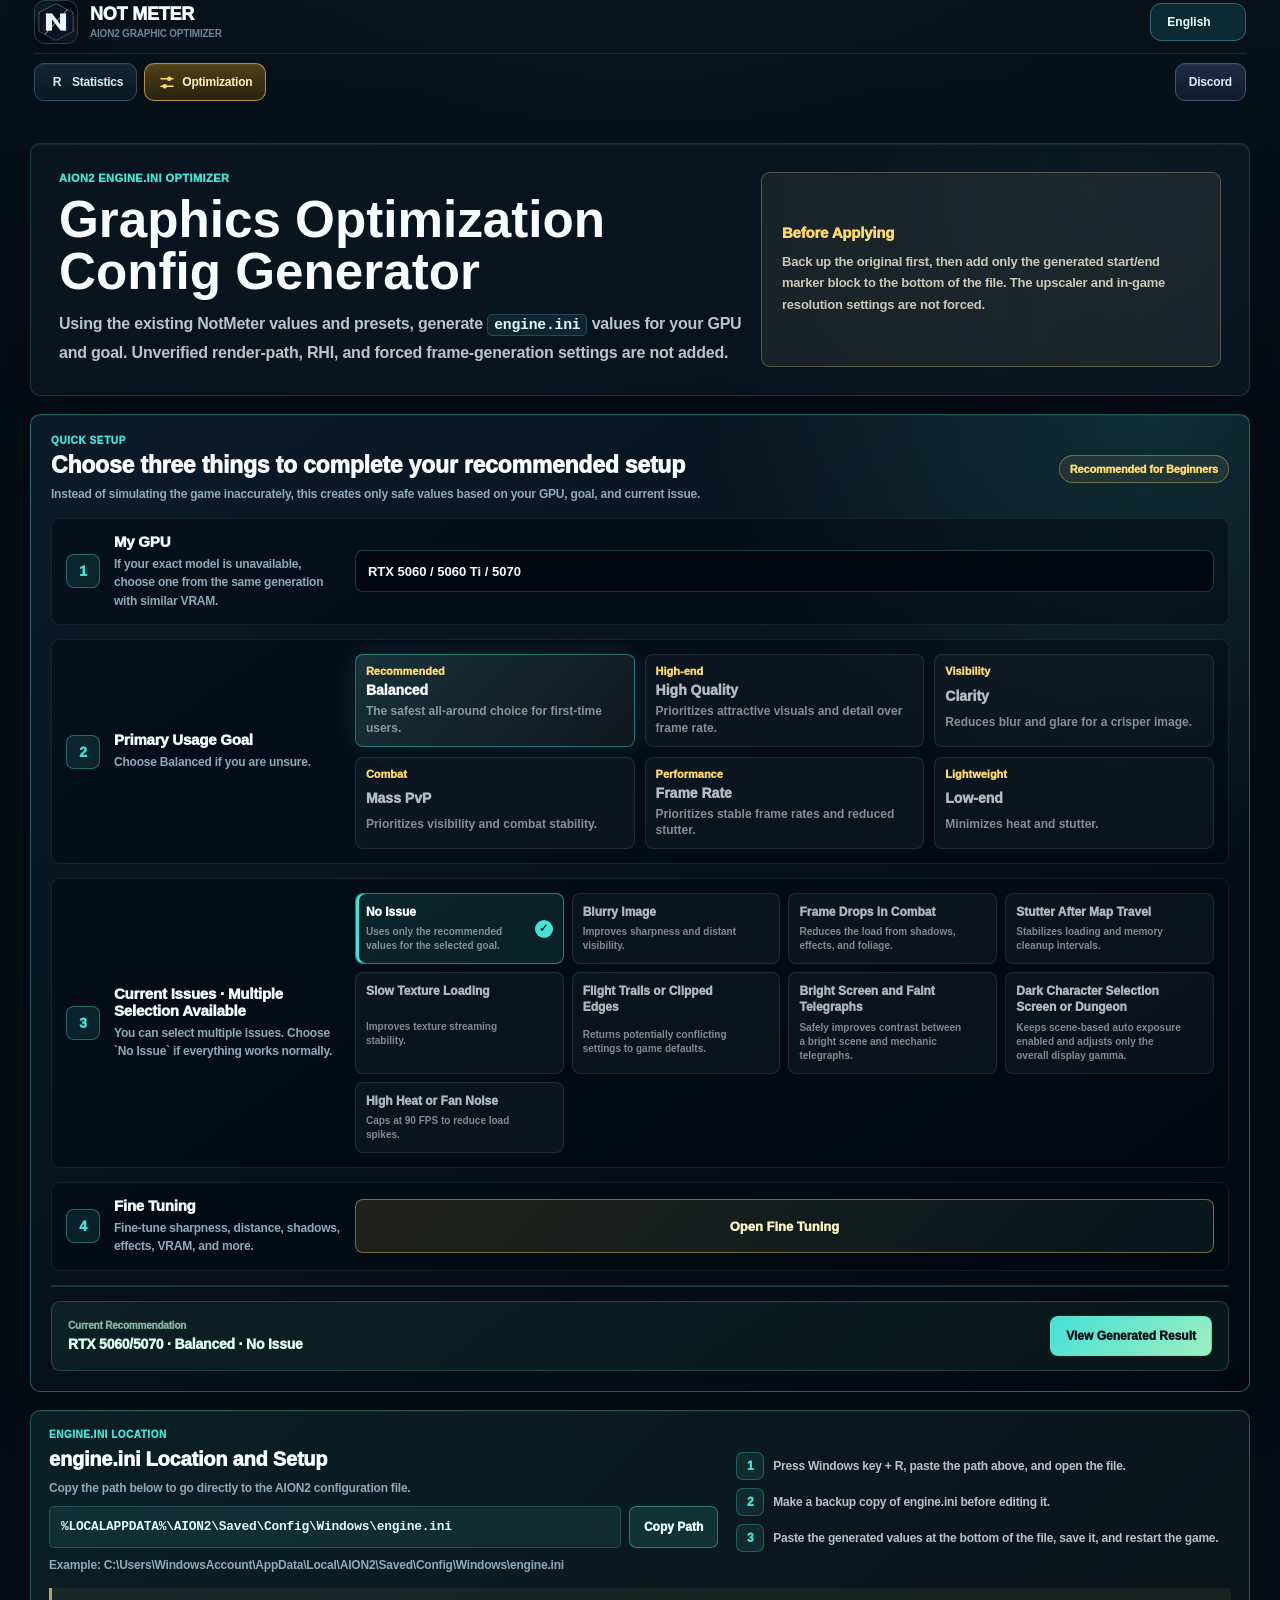
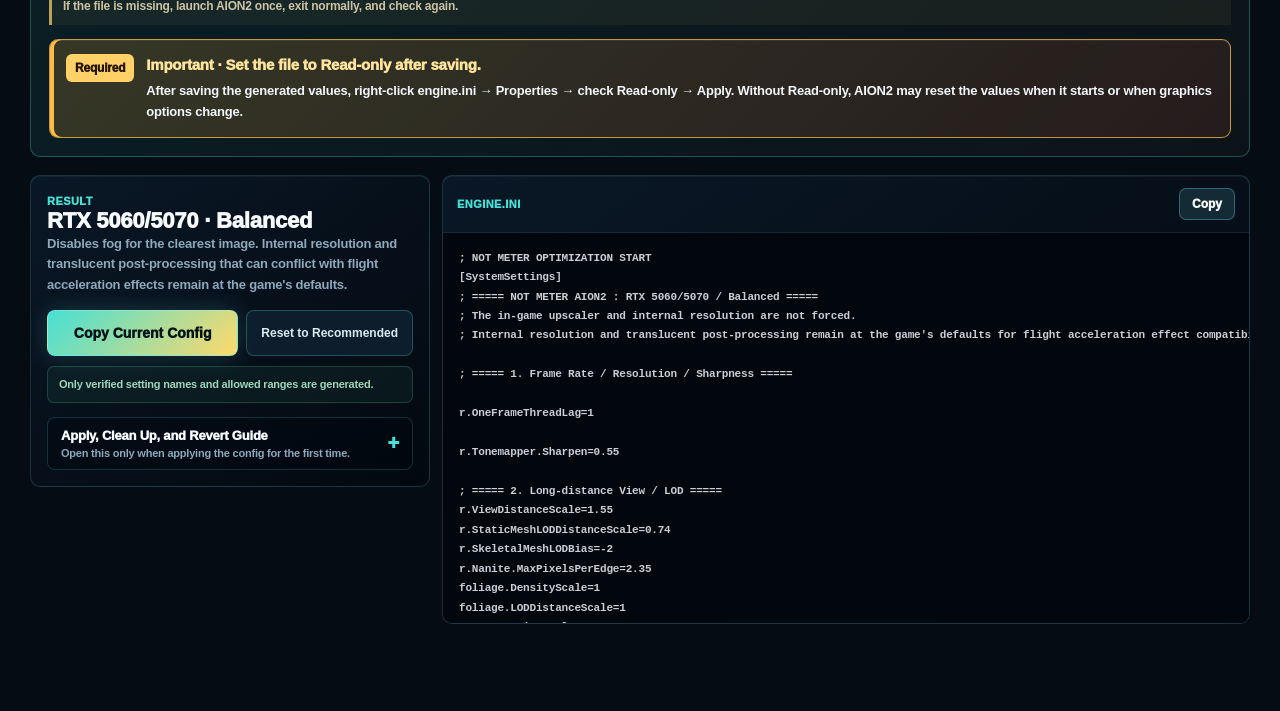
<file: docs/optimization.html>
<!doctype html>
<html lang="ko">
<head>
  <meta charset="utf-8" />
  <meta name="viewport" content="width=device-width, initial-scale=1" />
  <meta name="theme-color" content="#07111a" />
  <title>아이온2 그래픽 최적화 설정 생성기 | NOT METER</title>
  <meta name="description" content="아이온2 engine.ini 그래픽 최적화 값을 그래픽카드, 목적, 선명도, 해상도 스케일, 캐릭터 표시 거리, 물/반사, 프레임 제한, VRAM 기준에 맞춰 쉽게 생성합니다." />
  <meta name="robots" content="index, follow, max-image-preview:large" />
  <meta name="google-adsense-account" content="ca-pub-7318383767094918" />
  <meta property="og:type" content="website" />
  <meta property="og:title" content="아이온2 그래픽 최적화 설정 생성기" />
  <meta property="og:description" content="기존 NotMeter 최적화 프리셋을 기반으로 안전한 engine.ini 설정을 생성합니다." />
  <meta property="og:url" content="https://notmeter.com/optimization.html" />
  <meta property="og:image" content="https://notmeter.com/assets/og.png" />
  <meta name="twitter:card" content="summary_large_image" />
  <link rel="canonical" href="https://notmeter.com/optimization.html" />
  <link rel="icon" href="./assets/notmeter-icon.png" type="image/png" />
  <script>
    if (new URLSearchParams(location.search).get("embed") === "1") {
      document.documentElement.classList.add("optimization-embed");
    }
  </script>
  <link rel="stylesheet" href="./assets/app.css?v=20260823-4" />
  <link rel="stylesheet" href="./assets/optimization.css?v=20260814-1" />
</head>
<body>
  <div class="page-shell optimization-shell">
    <header class="topbar optimization-topbar">
      <a class="brand optimization-brand" href="./" aria-label="NotMeter 통계 홈">
        <img class="brand-icon" src="./assets/notmeter-icon.png" width="44" height="44" alt="" />
        <span>
          <strong class="optimization-brand-title">NOT METER</strong>
          <small>AION2 GRAPHIC OPTIMIZER</small>
        </span>
      </a>
      <div class="topbar-actions">
        <nav class="service-links optimization-links" aria-label="NotMeter 바로가기">
          <a class="service-link optimization-home-link" href="./">
            <span class="service-link-icon" aria-hidden="true">R</span>
            <span class="service-link-label" data-opt-i18n="ranking">통계</span>
          </a>
          <a class="service-link optimization-link active" href="./optimization.html" aria-current="page">
            <span class="service-link-icon optimization-link-icon" aria-hidden="true">
              <svg viewBox="0 0 24 24" focusable="false">
                <path d="M4 7h9m4 0h3M4 17h3m4 0h9"></path>
                <circle cx="15" cy="7" r="2"></circle>
                <circle cx="9" cy="17" r="2"></circle>
              </svg>
            </span>
            <span class="service-link-label" data-opt-i18n="optimization">최적화</span>
          </a>
          <a class="service-link discord-link" href="https://discord.com/invite/DuAuuhdrwy" target="_blank" rel="noopener noreferrer">
            <span class="service-link-label">Discord</span>
          </a>
        </nav>
        <select class="ghost-button language-select" id="optimizationLanguage" aria-label="Select language">
          <option value="ko">한국어</option>
          <option value="en">English</option>
          <option value="zh-TW">繁體中文</option>
        </select>
      </div>
    </header>

    <main class="optimizer-page">
      <section class="optimizer-title">
        <div>
          <p class="eyebrow">AION2 ENGINE.INI OPTIMIZER</p>
          <h1>그래픽 최적화 설정 생성기</h1>
          <p class="lead">기존 NotMeter 생성값과 프리셋을 기준으로 그래픽카드와 목적에 맞는 <code>engine.ini</code> 값을 생성합니다. 검증되지 않은 렌더 경로·RHI·프레임 생성 강제값은 추가하지 않습니다.</p>
        </div>
        <div class="policy-note">
          <strong>적용 전 확인</strong>
          <span>적용 전 원본을 백업하고, 생성된 시작/종료 마커 블록만 파일 맨 아래에 추가하세요. 업스케일러와 게임 내 해상도 설정은 강제로 바꾸지 않습니다.</span>
        </div>
      </section>

      <section class="quick-setup" aria-label="빠른 최적화 설정">
        <div class="quick-setup-head">
          <div>
            <span>QUICK SETUP</span>
            <h2>세 가지만 선택하면 추천 설정이 완성됩니다</h2>
            <p>실제 게임 화면을 부정확하게 흉내 내지 않고, 그래픽카드·사용 목적·현재 증상을 기준으로 안전한 값만 생성합니다.</p>
          </div>
          <span class="quick-setup-badge">초보자 추천</span>
        </div>

        <div class="quick-setup-step">
          <div class="quick-step-title">
            <b>1</b>
            <div>
              <strong>내 그래픽카드</strong>
              <span>정확한 모델이 없으면 같은 세대와 VRAM이 비슷한 항목을 선택하세요.</span>
            </div>
          </div>
          <label class="profile-select-label quick-gpu-select">
            <span>그래픽카드 빠른 선택</span>
            <select id="gpuSelect"></select>
          </label>
        </div>

        <div class="quick-setup-step">
          <div class="quick-step-title">
            <b>2</b>
            <div>
              <strong>가장 중요한 사용 목적</strong>
              <span>잘 모르겠다면 균형을 선택하면 됩니다.</span>
            </div>
          </div>
          <div class="goal-grid" id="goalGrid" aria-label="추천 목적 선택"></div>
        </div>

        <div class="quick-setup-step">
          <div class="quick-step-title">
            <b>3</b>
            <div>
              <strong>현재 겪는 문제 · 복수 선택 가능</strong>
              <span>증상은 여러 개 선택할 수 있습니다. 문제가 없다면 `문제 없음`을 선택하세요.</span>
            </div>
          </div>
          <div class="issue-grid" id="issueGrid" aria-label="현재 문제 선택"></div>
        </div>

        <div class="quick-setup-step quick-advanced-step">
          <div class="quick-step-title">
            <b>4</b>
            <div>
              <strong>정밀 조절</strong>
              <span>선명도·거리·그림자·이펙트·VRAM 등을 직접 섬세하게 조절합니다.</span>
            </div>
          </div>
          <button class="quick-advanced-button" id="openAdvancedButton" type="button" aria-expanded="false">
            <span id="advancedButtonLabel">정밀 조절 열기</span>
          </button>
        </div>
        <div class="advanced-settings-mount" id="advancedSettingsMount"></div>

        <div class="quick-setup-footer">
          <div>
            <span>현재 추천</span>
            <strong id="quickGuideStatus">RTX 5060/5070 · 균형 · 문제 없음</strong>
          </div>
          <button id="scrollToResultButton" type="button">생성 결과 바로 보기</button>
        </div>
      </section>

      <section class="engine-location-card" aria-label="engine.ini 위치와 적용 방법">
        <div class="engine-location-main">
          <div class="engine-location-title">
            <span>ENGINE.INI LOCATION</span>
            <h2>engine.ini 위치와 적용 방법</h2>
            <p>아래 경로를 그대로 복사하면 아이온2 설정 폴더를 바로 찾을 수 있습니다.</p>
          </div>
          <div class="engine-path-row">
            <code>%LOCALAPPDATA%\AION2\Saved\Config\Windows\engine.ini</code>
            <button id="copyPathButton" type="button">경로 복사</button>
          </div>
          <p class="engine-path-example">실제 경로 예시: C:\Users\Windows계정\AppData\Local\AION2\Saved\Config\Windows\engine.ini</p>
        </div>
        <ol class="engine-location-steps">
          <li><b>1</b><span>윈도우키 + R을 누르고 위 경로를 붙여넣어 파일을 엽니다.</span></li>
          <li><b>2</b><span>수정 전 engine.ini를 복사해 백업합니다.</span></li>
          <li><b>3</b><span>생성값을 파일 맨 아래에 붙여넣고 저장한 뒤 게임을 재실행합니다.</span></li>
        </ol>
        <p class="engine-location-note">파일이 보이지 않으면 아이온2를 한 번 실행한 뒤 정상 종료하고 다시 확인하세요.</p>
        <div class="engine-readonly-alert" role="note">
          <b>필수</b>
          <div>
            <strong>중요 · 저장 후 반드시 파일을 읽기 전용으로 설정하세요.</strong>
            <p>생성값을 저장한 뒤 engine.ini 우클릭 → 속성 → 읽기 전용 체크 → 적용 순서로 설정합니다. 읽기 전용을 설정하지 않으면 아이온2 실행 또는 그래픽 옵션 변경 시 적용값이 초기화될 수 있습니다.</p>
          </div>
        </div>
      </section>

      <section class="result-panel" aria-label="생성 결과와 적용 방법">
        <div class="result-card">
          <div class="result-head">
            <span>RESULT</span>
            <h2 id="resultTitle">RTX 5060 / 5070 균형</h2>
            <p id="resultSummary">균형값으로 생성됩니다.</p>
          </div>
          <div class="result-actions">
            <button class="copy-primary" id="copyButton" type="button">현재 설정 복사</button>
            <button class="reset-button" id="resetButton" type="button">추천값으로 초기화</button>
          </div>
          <p class="config-safety-status" id="configSafetyStatus">검증된 설정 이름과 허용 범위만 생성합니다.</p>
          <details class="result-help">
            <summary>
              <span>적용·정리·되돌리기 안내</span>
              <small>처음 적용할 때만 펼쳐보세요.</small>
            </summary>
            <div class="result-help-content">
              <div class="result-steps">
                <h3>적용 방법</h3>
                <ol>
                  <li><b>윈도우키 + R</b>을 누르고 <code>%localappdata%</code> 입력</li>
                  <li><code>AION2\Saved\Config\Windows\engine.ini</code> 열기</li>
                  <li>기존 파일을 복사해 백업</li>
                  <li>구버전의 무마커 NotMeter 설정은 아래 안내대로 먼저 정리</li>
                  <li>기존 마커 블록이 있으면 시작/종료 마커 범위만 교체</li>
                  <li>아래 생성값을 파일 맨 아래에 붙여넣고 게임 재실행</li>
                </ol>
              </div>
              <div class="legacy-box">
                <b>구버전 설정 정리</b>
                <span>engine.ini에서 다음 구버전 제목을 먼저 찾으세요.</span>
                <code>; ===== NOT METER AION2 그래픽 최적화 :</code>
                <span>이 제목이 있으면 새 값을 바로 덧붙이지 마세요. 백업 후 바로 앞 [SystemSettings]부터 구버전의 마지막 r.CreateShadersOnLoad=... 줄까지만 제거하고, 그 범위 밖의 기존 설정은 유지한 뒤 새 마커 블록을 붙여넣으세요.</span>
              </div>
              <div class="rollback-box">
                <b>되돌리기</b>
                <span><code>; NOT METER OPTIMIZATION START</code>부터 <code>; NOT METER OPTIMIZATION END</code>까지만 삭제한 뒤 게임을 다시 실행하세요. engine.ini 전체를 삭제하지 마세요.</span>
              </div>
            </div>
          </details>
        </div>
        <div class="code-card">
          <div class="code-head">
            <span>ENGINE.INI</span>
            <button id="copyButtonSmall" type="button">복사</button>
          </div>
          <pre><code id="configOutput"></code></pre>
        </div>
      </section>

      <section class="optimizer-workspace">
        <details class="advanced-settings" id="advancedSettings">
          <summary>
            <div>
              <span>ADVANCED SETTINGS</span>
              <strong>정밀 조절</strong>
              <small>선명도·거리·그림자·이펙트 등을 직접 바꿀 때만 여세요.</small>
            </div>
          </summary>
          <div class="advanced-settings-layout">
        <section class="builder-panel" aria-label="최적화 설정 조정">
          <div class="panel-head">
            <span>STEP 4</span>
            <h2>현재 설정 영향</h2>
            <p>1번에서 선택한 그래픽카드 설정을 기준으로 필요한 항목만 한 단계씩 조절하세요.</p>
          </div>

          <div class="tuning-summary" aria-label="현재 선택 요약">
            <article>
              <b id="metricClarity">보통</b>
              <span>선명도</span>
            </article>
            <article>
              <b id="metricQuality">보통</b>
              <span>화질</span>
            </article>
            <article>
              <b id="metricLoad">보통</b>
              <span>PC 부하</span>
            </article>
          </div>

          <div class="control-section">
            <div class="section-title">
              <span>STEP 3</span>
              <h2>세부 조절</h2>
              <p>모르면 그대로 두세요. 문제가 있을 때만 해당 항목을 한 단계씩 조절하면 됩니다.</p>
            </div>

            <div class="control-grid">
              <label class="range-control visibility-control is-wide">
                <span>화면 밝기</span>
                <b data-value-label="brightness">게임 기본값</b>
                <input type="range" min="0" max="3" step="1" value="0" data-tune="brightness" />
                <small>캐릭터 선택 화면이나 어두운 던전이 잘 안 보이면 1부터 올리세요. 장면별 자동 노출은 유지하고 전체 화면 감마만 보정합니다.</small>
              </label>
              <label class="range-control">
                <span>선명도</span>
                <b data-value-label="sharpness">기본</b>
                <input type="range" min="-2" max="2" step="1" value="0" data-tune="sharpness" />
                <small>흐릿하면 올리고, 외곽선이 거칠면 내립니다.</small>
              </label>
              <label class="range-control">
                <span>해상도 스케일</span>
                <b data-value-label="resolution">기본</b>
                <input type="range" min="-2" max="2" step="1" value="0" data-tune="resolution" />
                <small>0은 게임 내 해상도 설정을 유지합니다. -1/+1 이상을 직접 선택할 때만 화면 비율 값을 생성합니다.</small>
              </label>
              <label class="range-control">
                <span>원거리 시야</span>
                <b data-value-label="distance">기본</b>
                <input type="range" min="-2" max="2" step="1" value="0" data-tune="distance" />
                <small>멀리 있는 몬스터와 배경을 더 선명하게 봅니다.</small>
              </label>
              <label class="range-control">
                <span>캐릭터/NPC 거리</span>
                <b data-value-label="characterDistance">기본</b>
                <input type="range" min="-2" max="2" step="1" value="0" data-tune="characterDistance" />
                <small>멀리 있는 캐릭터, 보스, NPC의 선명도와 표현 부담을 조절합니다.</small>
              </label>
              <label class="range-control">
                <span>그림자/반사</span>
                <b data-value-label="lighting">기본</b>
                <input type="range" min="-2" max="2" step="1" value="0" data-tune="lighting" />
                <small>화질을 올리면 예쁘고, 내리면 프레임이 좋아집니다.</small>
              </label>
              <label class="range-control">
                <span>스킬 이펙트</span>
                <b data-value-label="effects">기본</b>
                <input type="range" min="-2" max="2" step="1" value="0" data-tune="effects" />
                <small>파티/쟁에서 이펙트가 부담되면 낮춥니다.</small>
              </label>
              <label class="range-control">
                <span>텍스처 안정성</span>
                <b data-value-label="texture">기본</b>
                <input type="range" min="-2" max="2" step="1" value="0" data-tune="texture" />
                <small>텍스처 팝인을 줄이고 VRAM에 맞춰 임시 스트리밍 메모리도 함께 조절합니다.</small>
              </label>
              <label class="range-control">
                <span>순간 끊김 방지</span>
                <b data-value-label="stutter">기본</b>
                <input type="range" min="-2" max="2" step="1" value="0" data-tune="stutter" />
                <small>맵 이동 직후 멈춤이 있으면 +1 이상으로 올립니다. 메모리가 부족한 PC는 -1을 사용합니다.</small>
              </label>
              <label class="range-control">
                <span>수풀/필드 오브젝트</span>
                <b data-value-label="foliage">기본</b>
                <input type="range" min="-2" max="2" step="1" value="0" data-tune="foliage" />
                <small>필드 수풀과 원거리 오브젝트 표현량을 조절합니다.</small>
              </label>
              <label class="range-control">
                <span>후처리 깊이</span>
                <b data-value-label="postprocess">기본</b>
                <input type="range" min="-2" max="2" step="1" value="0" data-tune="postprocess" />
                <small>공간감, 빛 번짐, 투명 이펙트 품질을 조절합니다.</small>
              </label>
              <label class="range-control visibility-control is-wide">
                <span>색감·기믹 장판 시인성</span>
                <b data-value-label="telegraphContrast">게임 기본값</b>
                <input type="range" min="0" max="3" step="1" value="0" data-tune="telegraphContrast" />
                <small>화면이 너무 밝고 장판이 옅으면 1~2로 올리세요. 지원이 불확실한 채도 명령 대신 검증된 중간톤·명부·블룸 값만 함께 조절해 장판 대비를 높입니다.</small>
              </label>
              <label class="select-control">
                <span>VRAM 기준</span>
                <select data-tune="vram">
                  <option value="auto">프리셋 자동</option>
                  <option value="4">4GB</option>
                  <option value="6">6GB</option>
                  <option value="8">8GB</option>
                  <option value="12">12GB</option>
                  <option value="16">16GB 이상</option>
                </select>
                <small>그래픽카드 VRAM에 맞추면 텍스처 풀을 안전하게 제한합니다.</small>
              </label>
              <label class="select-control">
                <span>안개</span>
                <select data-tune="fog">
                  <option value="off">끄기 - 가장 선명</option>
                  <option value="soft">일부 유지 - 배경 깨짐 완화</option>
                  <option value="on">기본 유지 - 자연스러움</option>
                </select>
                <small>안개를 끄면 선명하지만 멀리 있는 배경 깨짐이 더 보일 수 있습니다.</small>
              </label>
              <label class="select-control">
                <span>입력 반응</span>
                <select data-tune="latency">
                  <option value="smooth">부드러움 우선</option>
                  <option value="responsive">반응속도 우선</option>
                </select>
                <small>스킬 입력 체감이 둔하면 반응속도 우선을 선택합니다.</small>
              </label>
              <label class="select-control">
                <span>물/반사</span>
                <select data-tune="water">
                  <option value="auto">프리셋 자동</option>
                  <option value="off">끄기 - 프레임 우선</option>
                  <option value="low">낮게 - 균형</option>
                  <option value="quality">품질 - 화면 우선</option>
                </select>
                <small>물가, 성역, 반사 많은 지역에서 렉이 있으면 낮춥니다.</small>
              </label>
              <label class="select-control">
                <span>프레임 제한</span>
                <select data-tune="frameLimit">
                  <option value="auto">게임 설정 유지</option>
                  <option value="60">60 FPS</option>
                  <option value="90">90 FPS</option>
                  <option value="120">120 FPS</option>
                  <option value="144">144 FPS</option>
                  <option value="165">165 FPS</option>
                  <option value="240">240 FPS</option>
                </select>
                <small>게임 설정 유지는 프레임 값을 생성하지 않습니다. 발열, 팬소음, 순간 끊김이 있으면 모니터 주사율보다 낮게 제한합니다.</small>
              </label>
              <label class="select-control is-wide">
                <span>화면 분위기</span>
                <select data-tune="mood">
                  <option value="neutral">기본 균형</option>
                  <option value="clean">선명하고 깨끗하게</option>
                  <option value="vivid">화사한 색감</option>
                  <option value="cinematic">고화질 질감</option>
                  <option value="natural">자연스러운 원본 느낌</option>
                </select>
                <small>프레임보다 보기 좋은 화면이 중요하면 고화질 질감이나 화사한 색감을 선택합니다.</small>
              </label>
              <label class="select-control is-wide compatibility-control">
                <span>비행 가속 화면 효과</span>
                <select data-tune="flightEffects">
                  <option value="compatible">게임 효과 우선 (추천)</option>
                  <option value="aggressive">최대 최적화</option>
                </select>
                <small>비행 가속 중 화면 테두리 잘림·검은 그림자 잔상이 보이면 게임 효과 우선을 사용하세요. 이 모드는 내부 해상도와 반투명 후처리를 게임 기본값으로 유지합니다.</small>
              </label>
              <label class="select-control">
                <span>모션 블러</span>
                <select data-tune="motionBlur">
                  <option value="off">끄기 - 선명한 전투 화면</option>
                  <option value="low">낮게 - 움직임 표현 유지</option>
                  <option value="game">게임 기본값 유지</option>
                </select>
                <small>프레임보다 화면 취향에 가까운 항목입니다. 기본 생성값은 끄기입니다.</small>
              </label>
              <label class="select-control">
                <span>심도 효과</span>
                <select data-tune="depthOfField">
                  <option value="off">끄기 - 전투 시인성</option>
                  <option value="on">켜기 - 연출 유지</option>
                  <option value="game">게임 기본값 유지</option>
                </select>
                <small>배경 흐림 연출입니다. 게임 기본값을 선택하면 해당 줄을 생성하지 않습니다.</small>
              </label>
              <label class="select-control">
                <span>렌즈 플레어</span>
                <select data-tune="lensFlare">
                  <option value="off">끄기 - 번짐 감소</option>
                  <option value="on">켜기 - 광원 연출</option>
                  <option value="game">게임 기본값 유지</option>
                </select>
                <small>광원 번짐 효과입니다. 성능 차이는 작고 화면 취향에 따라 선택합니다.</small>
              </label>
            </div>
          </div>

          <div class="problem-guide" aria-label="문제별 조절 방법">
            <h2>문제별로 이렇게 바꾸세요</h2>
            <div>
              <article><b>화면이 흐릿함</b><span>선명도 +1, 원거리 시야 +1, 화면 분위기 `선명하고 깨끗하게`</span></article>
              <article><b>프레임이 떨어짐</b><span>그림자/반사 -1, 스킬 이펙트 -1, 원거리 시야 -1</span></article>
              <article><b>텍스처가 늦게 뜸</b><span>텍스처 안정성 +1, VRAM 기준을 실제 VRAM으로 선택</span></article>
              <article><b>맵 이동 직후 화면이 멈춤</b><span>순간 끊김 방지 +1, VRAM 기준을 실제 VRAM으로 선택</span></article>
              <article><b>배경 깨짐이 거슬림</b><span>안개를 `일부 유지` 또는 `기본 유지`로 변경</span></article>
              <article><b>필드에서 렉이 심함</b><span>수풀/필드 오브젝트 -1, 후처리 깊이 -1, 스킬 이펙트 -1</span></article>
              <article><b>물가/성역에서 렉</b><span>물/반사를 `끄기` 또는 `낮게`, 그림자/반사 -1</span></article>
              <article><b>발열과 팬소음</b><span>프레임 제한 60~90 FPS, 해상도 스케일 -1</span></article>
              <article><b>캐릭터가 늦게 선명해짐</b><span>캐릭터/NPC 거리 +1, 텍스처 안정성 +1</span></article>
              <article><b>스킬 입력이 둔함</b><span>입력 반응을 `반응속도 우선`으로 변경</span></article>
              <article><b>비행 가속 중 테두리 잘림·그림자 잔상</b><span>비행 가속 화면 효과를 `게임 효과 우선 (추천)`으로 변경하고, 계속 보이면 모션 블러를 `게임 기본값 유지`로 변경</span></article>
              <article><b>화면이 밝고 기믹 장판이 옅음</b><span>색감·기믹 장판 시인성을 `권장`으로 변경하고, 너무 진하면 `약하게`로 낮춤</span></article>
              <article><b>캐릭터 선택 화면·던전이 어두움</b><span>화면 밝기를 `조금 밝게`부터 적용하고, 부족할 때만 `밝게`로 올림</span></article>
            </div>
          </div>
        </section>
          </div>
        </details>
      </section>
    </main>
  </div>

  <script src="./assets/optimization-copy.js?v=20260815-1"></script>
  <script src="./assets/optimization.js?v=20260824-1"></script>
</body>
</html>
</file>
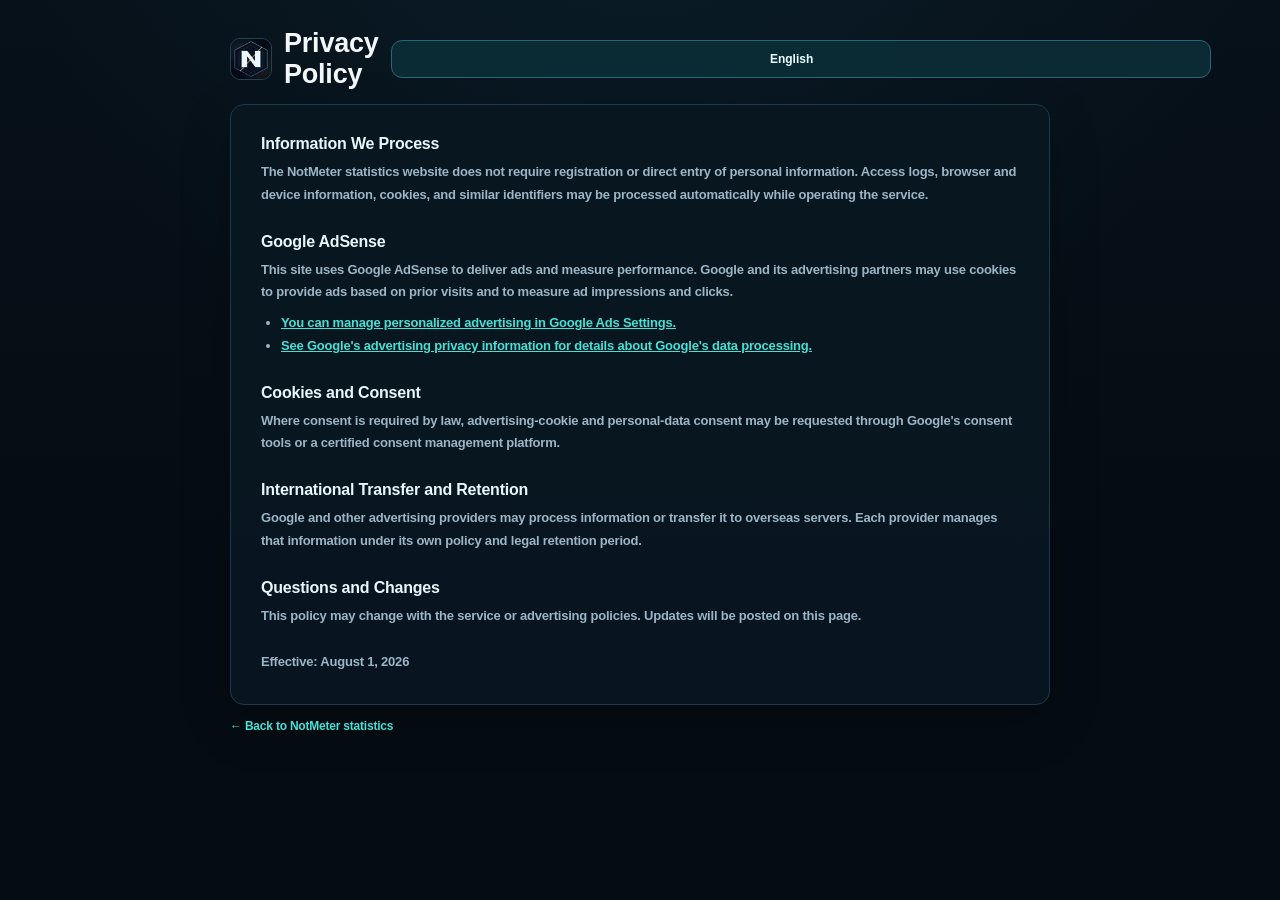
<file: docs/privacy.html>
<!doctype html>
<html lang="ko">
<head>
  <meta charset="utf-8">
  <meta name="viewport" content="width=device-width, initial-scale=1">
  <meta name="theme-color" content="#07111a">
  <meta name="description" content="NotMeter 통계 홈페이지 개인정보처리방침">
  <meta name="google-adsense-account" content="ca-pub-7318383767094918">
  <title>개인정보처리방침 | NotMeter</title>
  <link rel="canonical" href="https://notmeter.com/privacy.html">
  <link rel="icon" type="image/png" href="./assets/notmeter-icon.png">
  <link rel="stylesheet" href="./assets/app.css?v=20260823-4">
</head>
<body>
  <div class="ambient ambient-one" aria-hidden="true"></div>
  <div class="ambient ambient-two" aria-hidden="true"></div>

  <main class="legal-shell">
    <header class="legal-header">
      <img src="./assets/notmeter-icon.png" alt="">
      <h1 data-privacy-i18n="title">개인정보처리방침</h1>
      <select class="ghost-button language-select legal-language-button" id="privacy-language" aria-label="Select language">
        <option value="ko">한국어</option>
        <option value="en">English</option>
        <option value="zh-TW">繁體中文</option>
      </select>
    </header>

    <article class="legal-card">
      <h2 data-privacy-i18n="collectionTitle">수집·이용하는 정보</h2>
      <p data-privacy-i18n="collectionText">NotMeter 통계 홈페이지는 회원가입이나 직접적인 개인정보 입력을 요구하지 않습니다. 서비스 운영 과정에서 접속 기록, 브라우저 및 기기 정보, 쿠키와 유사한 식별자가 자동으로 처리될 수 있습니다.</p>

      <h2>Google AdSense</h2>
      <p data-privacy-i18n="adsenseText">이 사이트는 광고 제공과 성과 측정을 위해 Google AdSense를 사용합니다. Google과 광고 파트너는 쿠키를 사용하여 사용자의 이전 방문 기록을 바탕으로 광고를 제공하거나 광고 노출·클릭을 측정할 수 있습니다.</p>
      <ul>
        <li><a href="https://adssettings.google.com/" rel="noopener noreferrer" data-privacy-i18n="adsSettings">사용자는 Google 광고 설정에서 맞춤 광고 설정을 관리할 수 있습니다.</a></li>
        <li><a href="https://policies.google.com/technologies/ads" rel="noopener noreferrer" data-privacy-i18n="adsPrivacy">Google의 데이터 처리 방식은 Google 광고 개인정보 보호 안내에서 확인할 수 있습니다.</a></li>
      </ul>

      <h2 data-privacy-i18n="cookieTitle">쿠키 및 동의</h2>
      <p data-privacy-i18n="cookieText">법률상 동의가 필요한 지역에서는 Google이 제공하는 동의 관리 기능 또는 인증된 동의 관리 플랫폼을 통해 광고 쿠키 및 개인정보 활용 동의를 요청할 수 있습니다.</p>

      <h2 data-privacy-i18n="transferTitle">외부 전송 및 보관</h2>
      <p data-privacy-i18n="transferText">광고 제공 과정에서 Google 등 광고 사업자가 정보를 처리하거나 국외 서버로 전송할 수 있으며, 해당 정보는 각 사업자의 정책과 법적 보관 기간에 따라 관리됩니다.</p>

      <h2 data-privacy-i18n="changesTitle">문의 및 변경</h2>
      <p data-privacy-i18n="changesText">본 방침은 서비스 또는 광고 정책 변경에 따라 수정될 수 있으며, 변경된 내용은 이 페이지에 게시합니다.</p>
      <p class="legal-updated" data-privacy-i18n="effectiveDate">시행일: 2026년 8월 1일</p>
    </article>

    <a class="legal-back" href="./" data-privacy-i18n="back">← NotMeter 통계로 돌아가기</a>
  </main>
  <script src="./assets/privacy.js?v=20260824-1"></script>
</body>
</html>
</file>
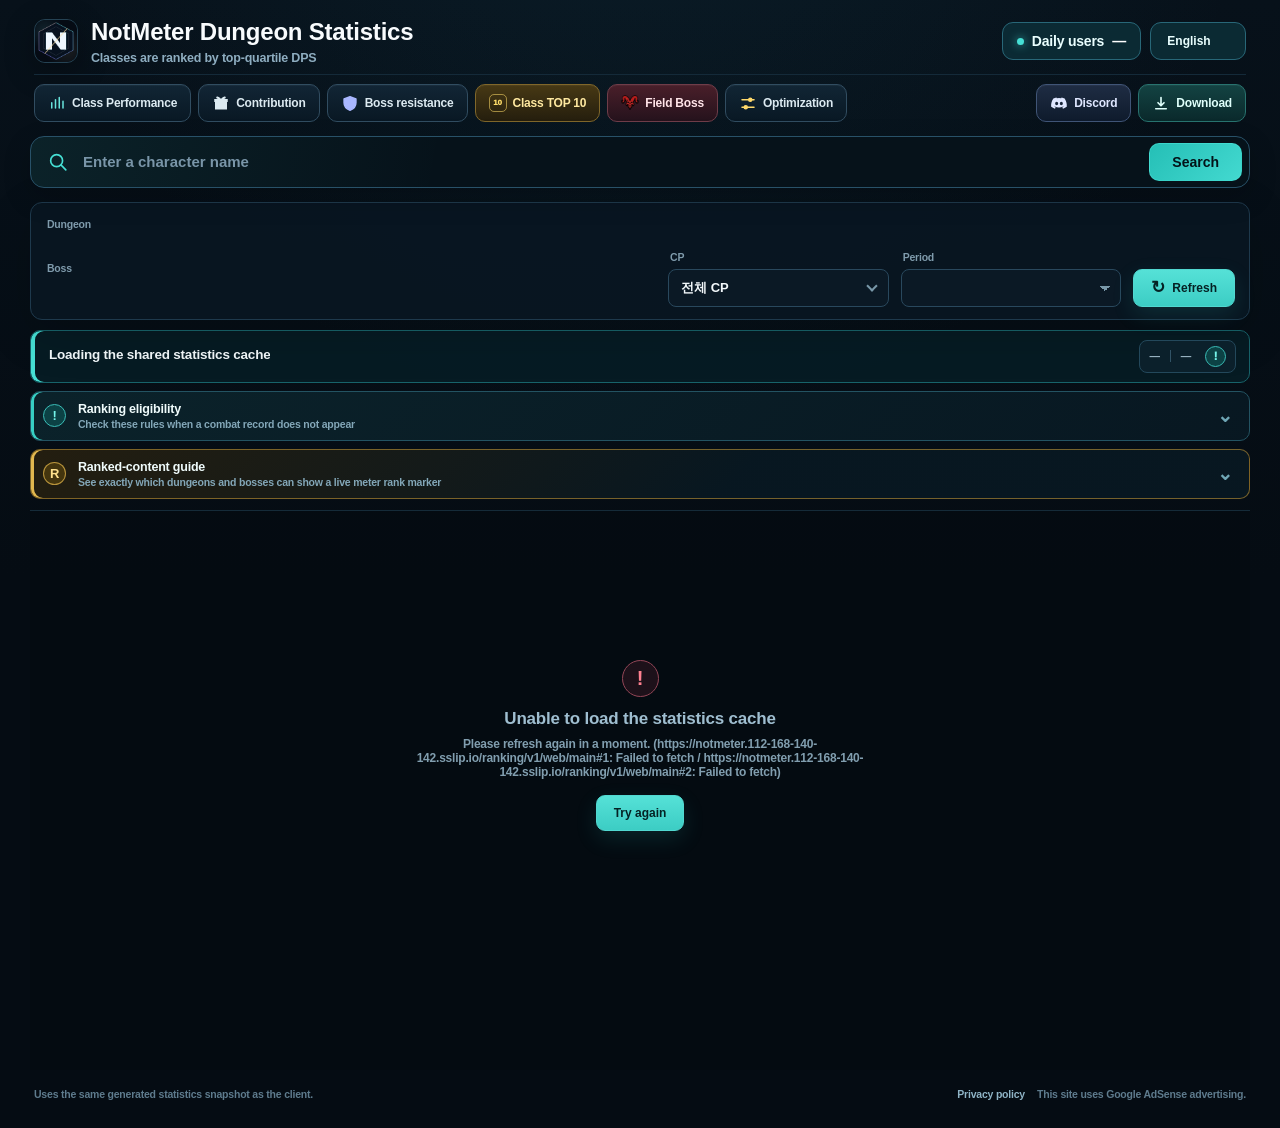
<file: docs/stat-efficiency.html>
<!doctype html>
<html lang="ko">
<head>
  <meta charset="utf-8">
  <meta name="viewport" content="width=device-width, initial-scale=1">
  <meta name="robots" content="noindex,follow">
  <link rel="canonical" href="https://notmeter.com/">
  <meta http-equiv="refresh" content="0;url=./">
  <title>NotMeter 던전 통계</title>
  <script>window.location.replace("./");</script>
</head>
<body>
  <a href="./">NotMeter 던전 통계로 이동</a>
</body>
</html>
</file>
<file: docs/assets/app.css>
:root {
  color-scheme: dark;
  --bg: #050c13;
  --surface: #091520;
  --surface-2: #0c1a27;
  --surface-3: #102230;
  --line: #1e394c;
  --line-soft: #142a39;
  --text: #f3f8fb;
  --muted: #8da9bb;
  --muted-2: #68869a;
  --accent: #46e0d5;
  --accent-strong: #25c6bc;
  --cyan: #55d7ff;
  --yellow: #ffd96b;
  --danger: #ff6877;
  --radius: 12px;
  --font: "Pretendard", "SUIT", "Noto Sans KR", "Segoe UI", sans-serif;
}

html[lang="zh-TW"] {
  --font: "Noto Sans TC", "PingFang TC", "Microsoft JhengHei", "Segoe UI", sans-serif;
}

* {
  box-sizing: border-box;
}

html {
  min-width: 0;
  background: var(--bg);
}

body {
  min-height: 100vh;
  margin: 0;
  overflow-x: hidden;
  background:
    radial-gradient(circle at 50% -18%, rgba(25, 83, 105, 0.18), transparent 39rem),
    linear-gradient(180deg, #07111a 0%, var(--bg) 36rem);
  color: var(--text);
  font-family: var(--font);
  font-size: 14px;
  font-weight: 600;
  letter-spacing: -0.015em;
}

body.detail-open {
  overflow: hidden;
}

body.field-boss-view .filter-panel,
body.field-boss-view .custom-cp-panel,
body.field-boss-view .snapshot-bar,
body.field-boss-view .weekly-guide,
body.field-boss-view .ranking-panel {
  display: none !important;
}

body.class-top10-view .filter-panel,
body.class-top10-view .custom-cp-panel,
body.class-top10-view .snapshot-bar,
body.class-top10-view .weekly-guide,
body.class-top10-view .ranking-panel {
  display: none !important;
}

body.class-performance-view .filter-panel,
body.class-performance-view .custom-cp-panel,
body.class-performance-view .snapshot-bar,
body.class-performance-view .weekly-guide,
body.class-performance-view .ranking-panel {
  display: none !important;
}

body.optimization-view .filter-panel,
body.optimization-view .custom-cp-panel,
body.optimization-view .snapshot-bar,
body.optimization-view .weekly-guide,
body.optimization-view .ranking-panel {
  display: none !important;
}

body.contribution-view .filter-panel,
body.contribution-view .custom-cp-panel,
body.contribution-view .snapshot-bar,
body.contribution-view .weekly-guide,
body.contribution-view .ranking-panel {
  display: none !important;
}

body.boss-resistance-view .filter-panel,
body.boss-resistance-view .custom-cp-panel,
body.boss-resistance-view .snapshot-bar,
body.boss-resistance-view .weekly-guide,
body.boss-resistance-view .ranking-panel {
  display: none !important;
}

body.stat-efficiency-view .filter-panel,
body.stat-efficiency-view .custom-cp-panel,
body.stat-efficiency-view .snapshot-bar,
body.stat-efficiency-view .weekly-guide,
body.stat-efficiency-view .ranking-panel {
  display: none !important;
}

.contribution-surface {
  min-height: 620px;
  overflow: hidden;
  border: 1px solid #28515a;
  border-radius: 14px;
  background: linear-gradient(145deg, rgba(72, 224, 211, 0.055), transparent 32rem), rgba(6, 15, 23, 0.95);
  box-shadow: 0 18px 52px rgba(0, 0, 0, 0.22);
}

.contribution-surface[hidden],
.contribution-state[hidden],
.contribution-summary[hidden],
.contribution-content[hidden] { display: none; }

.contribution-heading,
.contribution-heading-copy,
.contribution-summary,
.contribution-content-heading,
.contribution-row-identity { display: flex; align-items: center; }

.contribution-heading { justify-content: space-between; gap: 18px; padding: 20px 22px 17px; border-bottom: 1px solid #1c3b46; background: rgba(8, 22, 31, 0.84); }
.contribution-heading-copy { gap: 13px; min-width: 0; }
.contribution-heading-icon { display: grid; width: 42px; height: 42px; flex: 0 0 auto; place-items: center; border: 1px solid #3f8f87; border-radius: 11px; color: #76e7d9; background: rgba(41, 143, 132, 0.16); }
.contribution-heading-icon svg { width: 24px; fill: none; stroke: currentColor; stroke-width: 1.7; stroke-linecap: round; stroke-linejoin: round; }
.contribution-kicker { color: #66dcd1; font-size: 9px; font-weight: 950; letter-spacing: .14em; }
.contribution-heading h2 { margin: 3px 0 0; color: #efffff; font-size: 22px; font-weight: 950; }
.contribution-heading p { margin: 5px 0 0; color: #8fa9b9; font-size: 13px; line-height: 1.5; }

.contribution-summary { display: grid; grid-template-columns: repeat(4, minmax(0, 1fr)); gap: 8px; padding: 13px 14px; }
.contribution-summary > div { padding: 11px 13px; border: 1px solid #20414d; border-radius: 9px; background: rgba(9, 28, 38, .76); }
.contribution-summary span { display: block; color: #7899aa; font-size: 10px; }
.contribution-summary strong { display: block; margin-top: 4px; color: #e7f8fa; font-size: 15px; font-variant-numeric: tabular-nums; }

.contribution-tabs { display: flex; gap: 7px; padding: 0 14px 13px; overflow-x: auto; }
.contribution-tab { min-height: 37px; padding: 0 14px; border: 1px solid #285463; border-radius: 8px; color: #a9c2ce; background: #0c1d29; white-space: nowrap; cursor: pointer; }
.contribution-tab:hover, .contribution-tab.active { border-color: #42cabe; color: #ecffff; background: rgba(35, 136, 132, .22); box-shadow: inset 0 -2px #48ded1; }

.contribution-state { min-height: 250px; display: grid; place-items: center; align-content: center; gap: 12px; padding: 30px; color: #91acb9; text-align: center; }
.contribution-content { padding: 0 14px 14px; }
.contribution-content-heading { justify-content: space-between; gap: 12px; padding: 12px 13px; border: 1px solid #214552; border-radius: 9px 9px 0 0; background: #0b202b; }
.contribution-content-heading > div { display: flex; flex-wrap: wrap; align-items: baseline; gap: 8px; }
.contribution-content-heading strong { color: #efffff; font-size: 16px; }
.contribution-content-heading span { color: #7fa4b3; font-size: 11px; }
.contribution-table-heading, .contribution-row { display: grid; grid-template-columns: minmax(170px, 1fr) 100px 100px 120px; align-items: center; gap: 8px; }
.contribution-table-heading { padding: 8px 13px; color: #6f94a6; font-size: 10px; }
.contribution-row { position: relative; min-height: 51px; padding: 7px 13px; overflow: hidden; border: 1px solid #1b3b48; border-radius: 8px; background: #0b1d29; font-variant-numeric: tabular-nums; }
.contribution-row::before { content: ""; position: absolute; inset: 0 auto 0 0; width: var(--contribution-rate); max-width: 100%; background: linear-gradient(90deg, rgba(234, 97, 91, .16), transparent); pointer-events: none; }
.contribution-row + .contribution-row { margin-top: 6px; }
.contribution-row > * { position: relative; z-index: 1; }
.contribution-row-identity { gap: 9px; }
.contribution-row-identity .job-icon { width: 30px; height: 30px; }
.contribution-row-rate { color: #ffbd76; font-size: 16px; }

.contribution-method { margin: 0 14px 14px; border: 1px solid #214552; border-radius: 10px; background: rgba(8, 25, 34, .82); }
.contribution-method summary { padding: 13px 15px; color: #d9f4f4; cursor: pointer; }
.contribution-method-grid { display: grid; grid-template-columns: repeat(2, minmax(0, 1fr)); gap: 8px; padding: 0 12px 12px; }
.contribution-method article { position: relative; min-height: 76px; padding: 11px 12px 10px 46px; border: 1px solid #1e404c; border-radius: 8px; background: rgba(11, 30, 40, .8); }
.contribution-method article b { position: absolute; top: 11px; left: 11px; display: grid; width: 25px; height: 25px; place-items: center; border: 1px solid #287a7b; border-radius: 6px; color: #6de1d8; font-size: 9px; }
.contribution-method article strong { color: #dceaf1; }
.contribution-method article p { margin: 5px 0 0; color: #86a6b5; font-size: 11px; line-height: 1.55; }
.contribution-caution { margin: 0 12px 12px; padding: 10px 12px; border-left: 3px solid #d29c49; color: #c2a978; background: rgba(126, 81, 21, .1); font-size: 11px; line-height: 1.55; }

button,
select,
input {
  font: inherit;
}

button,
select,
input,
.job-row {
  -webkit-tap-highlight-color: transparent;
}

.ambient {
  position: fixed;
  z-index: -1;
  width: 34rem;
  height: 34rem;
  border-radius: 50%;
  filter: blur(100px);
  opacity: 0.11;
  pointer-events: none;
}

.ambient-one {
  top: 16%;
  left: -24rem;
  background: #34d5ff;
}

.ambient-two {
  right: -25rem;
  bottom: 6%;
  background: #41dacb;
}

.app-shell {
  width: min(1220px, calc(100% - 28px));
  min-height: 100vh;
  margin: 0 auto;
  padding: 18px 0 28px;
}

.sponsor-rail {
  position: absolute;
  top: 138px;
  left: calc(50% + 626px);
  z-index: 2;
  display: none;
  width: 300px;
}

.sponsor-mobile {
  display: none;
  margin: 0 0 10px;
}

.sponsor-ad-link {
  position: relative;
  display: block;
  overflow: hidden;
  width: 300px;
  height: 600px;
  border: 1px solid rgba(223, 179, 63, 0.45);
  border-radius: 14px;
  background: #080b0d;
  box-shadow: 0 18px 54px rgba(0, 0, 0, 0.36);
  transition: border-color 140ms ease, box-shadow 140ms ease, transform 140ms ease;
}

.sponsor-ad-link:hover {
  border-color: rgba(255, 211, 92, 0.78);
  box-shadow: 0 22px 62px rgba(0, 0, 0, 0.48);
  transform: translateY(-2px);
}

.sponsor-ad-link:focus-visible {
  outline: 2px solid var(--accent);
  outline-offset: 3px;
}

.sponsor-ad-link img {
  display: block;
  width: 100%;
  height: 100%;
  object-fit: cover;
}

.sponsor-mobile-link {
  position: relative;
  display: block;
  overflow: hidden;
  width: 100%;
  aspect-ratio: 2 / 1;
  border: 1px solid rgba(223, 179, 63, 0.45);
  border-radius: 11px;
  background: #080b0d;
  box-shadow: 0 12px 34px rgba(0, 0, 0, 0.3);
}

.sponsor-mobile-link:focus-visible {
  outline: 2px solid var(--accent);
  outline-offset: 2px;
}

.sponsor-mobile-link img {
  display: block;
  width: 100%;
  height: 100%;
  object-fit: cover;
}

.sponsor-ad-badge {
  position: absolute;
  top: 8px;
  right: 8px;
  z-index: 1;
  padding: 4px 7px;
  border: 1px solid rgba(255, 255, 255, 0.2);
  border-radius: 999px;
  background: rgba(0, 0, 0, 0.68);
  color: rgba(255, 255, 255, 0.82);
  font-size: 10px;
  font-weight: 700;
  letter-spacing: 0;
}

body.detail-open .sponsor-rail,
body.detail-open .sponsor-mobile {
  visibility: hidden;
}

@media (min-width: 1900px) {
  .sponsor-rail {
    display: block;
  }
}

@media (max-width: 600px) {
  .sponsor-mobile {
    display: block;
  }
}

.topbar {
  display: grid;
  grid-template-columns: minmax(0, 1fr) auto auto;
  align-items: center;
  gap: 9px;
  min-height: 62px;
  margin-bottom: 14px;
  padding: 0 4px;
}

.brand {
  display: flex;
  min-width: 0;
  align-items: center;
  gap: 13px;
}

.brand > div {
  min-width: 0;
}

.brand-icon {
  width: 44px;
  height: 44px;
  flex: 0 0 auto;
  border: 1px solid #254253;
  border-radius: 11px;
  background: #07131d;
  object-fit: contain;
  box-shadow: 0 8px 30px rgba(0, 0, 0, 0.28);
}

h1,
h2,
p {
  margin: 0;
}

.brand h1 {
  overflow: hidden;
  color: #f8fbfd;
  font-size: clamp(19px, 2.4vw, 24px);
  font-weight: 900;
  line-height: 1.15;
  text-overflow: ellipsis;
  white-space: nowrap;
}

.brand p {
  margin-top: 5px;
  color: #8eadc0;
  font-size: 12.5px;
  font-weight: 700;
}

.topbar-actions {
  display: contents;
}

.service-links {
  display: flex;
  width: 100%;
  grid-column: 1 / -1;
  grid-row: 2;
  align-items: center;
  justify-content: flex-end;
  gap: 7px;
  padding-top: 9px;
  border-top: 1px solid var(--line-soft);
}

.service-link {
  position: relative;
  display: inline-flex;
  height: 38px;
  align-items: center;
  justify-content: center;
  gap: 6px;
  padding: 0 13px;
  border: 1px solid #314d61;
  border-radius: 10px;
  background: linear-gradient(180deg, rgba(18, 38, 54, 0.96), rgba(9, 24, 36, 0.96));
  color: #dceaf1;
  cursor: pointer;
  font-size: 12px;
  font-weight: 900;
  line-height: 1;
  text-decoration: none;
  white-space: nowrap;
  box-shadow: inset 0 1px rgba(255, 255, 255, 0.035);
  transition: border-color 120ms ease, background 120ms ease, color 120ms ease;
}

.feature-new-badge {
  position: absolute;
  top: -7px;
  right: -5px;
  z-index: 2;
  min-width: 27px;
  padding: 3px 5px 2px;
  border: 1px solid #ffe493;
  border-radius: 999px;
  background: linear-gradient(180deg, #ffe88c, #eeb53d);
  box-shadow: 0 2px 5px rgba(5, 17, 25, 0.48);
  color: #2a1b02;
  font-size: 8px;
  font-weight: 950;
  letter-spacing: 0.045em;
  line-height: 1;
  pointer-events: none;
  text-align: center;
}

.feature-new-badge[hidden] {
  display: none;
}

.optimization-link-icon {
  color: var(--yellow);
  line-height: 1;
}

.optimization-link {
  margin-right: auto;
}

.optimization-link-icon svg {
  fill: none;
  stroke: currentColor;
  stroke-linecap: round;
  stroke-linejoin: round;
  stroke-width: 2;
}

.optimization-link:hover,
.optimization-link:focus-visible,
.optimization-link.active {
  border-color: rgba(255, 217, 107, 0.58);
  background: linear-gradient(180deg, rgba(83, 67, 25, 0.98), rgba(43, 34, 15, 0.98));
  color: #fff3bd;
}

.class-performance-link-icon {
  color: #68e4dc;
}

.class-performance-link-icon svg {
  fill: none;
  stroke: currentColor;
  stroke-linecap: round;
  stroke-width: 2;
}

.class-performance-link:hover,
.class-performance-link:focus-visible,
.class-performance-link.active {
  border-color: rgba(70, 224, 213, 0.62);
  background: linear-gradient(180deg, rgba(18, 77, 82, 0.98), rgba(8, 38, 48, 0.98));
  color: #dcfffc;
}

.boss-resistance-link-icon {
  color: #a9b7ff;
}

.boss-resistance-link-icon svg {
  fill: none;
  stroke: currentColor;
  stroke-linecap: round;
  stroke-linejoin: round;
  stroke-width: 1.8;
}

.boss-resistance-link:hover,
.boss-resistance-link:focus-visible,
.boss-resistance-link.active {
  border-color: rgba(154, 172, 255, 0.62);
  background: linear-gradient(180deg, rgba(48, 57, 106, 0.98), rgba(22, 28, 61, 0.98));
  color: #edf0ff;
}

.stat-efficiency-link-icon {
  color: #66eadc;
}

.stat-efficiency-link-icon svg {
  fill: none;
  stroke: currentColor;
  stroke-linecap: round;
  stroke-linejoin: round;
  stroke-width: 1.8;
}

.stat-efficiency-link:hover,
.stat-efficiency-link:focus-visible {
  border-color: rgba(70, 224, 213, 0.62);
  background: linear-gradient(180deg, rgba(18, 77, 82, 0.98), rgba(8, 38, 48, 0.98));
  color: #dcfffc;
}

.service-link-icon {
  display: grid;
  width: 18px;
  height: 18px;
  flex: 0 0 auto;
  place-items: center;
}

.service-link-icon svg {
  display: block;
  width: 18px;
  height: 18px;
  fill: currentColor;
  transform: translateY(0.5px);
}

.download-icon svg {
  fill: none;
  stroke: currentColor;
  stroke-linecap: round;
  stroke-linejoin: round;
  stroke-width: 2.2;
}

.field-boss-link-icon img {
  display: block;
  width: 18px;
  height: 18px;
  object-fit: contain;
}

.service-link-label {
  display: block;
  height: 18px;
  line-height: 18px;
}

.discord-link {
  border-color: #405577;
  background: linear-gradient(180deg, rgba(32, 45, 69, 0.96), rgba(15, 27, 45, 0.96));
  color: #dfe7ff;
}

.field-boss-link {
  border-color: #6f3d49;
  background: linear-gradient(180deg, rgba(76, 31, 42, 0.96), rgba(38, 18, 28, 0.96));
  color: #ffe4e8;
}

.class-top10-link {
  border-color: #80672a;
  background: linear-gradient(180deg, rgba(74, 58, 20, 0.96), rgba(38, 30, 13, 0.96));
  color: #ffe9a0;
}

.class-top10-link:hover,
.class-top10-link.active {
  border-color: #d1a93d;
  background: linear-gradient(180deg, rgba(103, 79, 24, 0.98), rgba(52, 40, 15, 0.98));
  color: #fff7d1;
}

.class-top10-link-icon {
  border: 1px solid rgba(255, 220, 105, 0.55);
  border-radius: 5px;
  color: #ffdd69;
  font-size: 8px;
  font-variant-numeric: tabular-nums;
  font-weight: 950;
}

.field-boss-link:hover,
.field-boss-link.active {
  border-color: #dc6979;
  background: linear-gradient(180deg, rgba(108, 39, 53, 0.98), rgba(55, 22, 34, 0.98));
  color: #fff;
}

.download-link {
  border-color: #28736f;
  background: linear-gradient(180deg, rgba(20, 70, 69, 0.94), rgba(10, 42, 44, 0.96));
  color: #dffffb;
}

.optimization-surface {
  display: grid;
  gap: 10px;
  margin-bottom: 14px;
}

.optimization-surface[hidden] {
  display: none;
}

.optimization-surface-heading {
  display: flex;
  min-height: 70px;
  align-items: center;
  justify-content: space-between;
  gap: 18px;
  padding: 13px 15px;
  border: 1px solid rgba(255, 217, 107, 0.3);
  border-radius: var(--radius);
  background:
    linear-gradient(115deg, rgba(255, 217, 107, 0.075), transparent 32rem),
    rgba(9, 22, 33, 0.96);
  box-shadow: inset 4px 0 0 rgba(255, 217, 107, 0.88);
}

.optimization-surface-heading > div {
  min-width: 0;
}

.optimization-surface-kicker {
  display: block;
  margin-bottom: 4px;
  color: #d8b84f;
  font-size: 9px;
  font-weight: 950;
  letter-spacing: 0.15em;
}

.optimization-surface-heading h2 {
  color: #fff8df;
  font-size: 18px;
  font-weight: 950;
}

.optimization-surface-heading p {
  margin-top: 5px;
  color: var(--muted);
  font-size: 11.5px;
  font-weight: 650;
  line-height: 1.5;
}

.optimization-frame-shell {
  min-width: 0;
  overflow: hidden;
}

.optimization-frame-shell iframe {
  display: block;
  width: 100%;
  min-height: 820px;
  border: 0;
  background: transparent;
}

.discord-link:hover {
  border-color: #627dab;
  background: linear-gradient(180deg, rgba(44, 59, 89, 0.98), rgba(20, 35, 57, 0.98));
  color: #fff;
}

.download-link:hover {
  border-color: #39aaa2;
  background: linear-gradient(180deg, rgba(24, 91, 87, 0.98), rgba(11, 52, 53, 0.98));
  color: #fff;
}

.service-link:focus-visible {
  outline: 2px solid var(--accent);
  outline-offset: 2px;
}

.live-pill,
.ghost-button {
  min-height: 38px;
  border: 1px solid #286778;
  border-radius: 11px;
  background: rgba(12, 47, 56, 0.84);
  color: #eaffff;
}

.live-pill {
  display: flex;
  grid-column: 2;
  grid-row: 1;
  align-items: center;
  gap: 8px;
  padding: 0 14px;
  white-space: nowrap;
}

.live-pill strong {
  color: #fff;
  font-weight: 900;
}

.live-dot {
  width: 7px;
  height: 7px;
  border-radius: 50%;
  background: var(--accent);
  box-shadow: 0 0 10px rgba(70, 224, 213, 0.8);
}

.ghost-button {
  display: inline-flex;
  grid-column: 3;
  grid-row: 1;
  flex: 0 0 auto;
  align-items: center;
  justify-content: center;
  min-width: 42px;
  padding: 0 10px;
  cursor: pointer;
  font-size: 12px;
  font-weight: 900;
  white-space: nowrap;
  word-break: keep-all;
  transition: border-color 120ms ease, background 120ms ease;
}

.ghost-button:hover {
  border-color: #42b4bf;
  background: rgba(18, 65, 74, 0.96);
}

.language-select {
  min-width: 96px;
  padding: 0 30px 0 12px;
  color-scheme: dark;
  text-align: center;
  text-align-last: center;
}

.language-select option {
  background: #0c2f38;
  color: #eaffff;
  font-weight: 700;
}

.field-boss-surface {
  display: grid;
  gap: 10px;
  margin-bottom: 14px;
}

.field-boss-surface[hidden] {
  display: none;
}

.field-boss-heading,
.field-boss-controls,
.field-boss-snapshot,
.field-boss-content {
  border: 1px solid var(--line);
  border-radius: var(--radius);
  background: rgba(9, 22, 33, 0.94);
}

.field-boss-heading {
  display: flex;
  min-height: 64px;
  align-items: center;
  justify-content: space-between;
  gap: 18px;
  padding: 12px 14px;
  box-shadow: inset 4px 0 0 #e66e7f;
}

.field-boss-heading-copy {
  display: flex;
  min-width: 0;
  align-items: center;
  gap: 12px;
}

.field-boss-heading-icon {
  display: grid;
  width: 42px;
  height: 42px;
  flex: 0 0 auto;
  place-items: center;
  border: 1px solid rgba(230, 110, 127, 0.5);
  border-radius: 10px;
  background: rgba(80, 25, 37, 0.62);
}

.field-boss-heading-icon img {
  width: 29px;
  height: 29px;
  object-fit: contain;
}

.field-boss-heading h2 {
  color: #f8fbfd;
  font-size: 17px;
  font-weight: 900;
}

.field-boss-heading p {
  margin-top: 5px;
  color: var(--muted);
  font-size: 11.5px;
}

.field-boss-back-button {
  min-width: 142px;
}

.field-boss-controls {
  display: grid;
  grid-template-columns: minmax(260px, 1fr) auto;
  align-items: end;
  gap: 10px;
  padding: 10px 14px;
}

.field-boss-server-field {
  position: relative;
}

.field-boss-server-field > label {
  padding-left: 2px;
  color: #7f9bac;
  font-size: 10.5px;
  font-weight: 800;
}

.field-boss-server-search {
  position: relative;
}

.field-boss-server-search-icon {
  position: absolute;
  z-index: 1;
  top: 50%;
  left: 13px;
  width: 11px;
  height: 11px;
  border: 2px solid #6e93a5;
  border-radius: 50%;
  pointer-events: none;
  transform: translateY(-58%);
}

.field-boss-server-search-icon::after {
  position: absolute;
  right: -5px;
  bottom: -3px;
  width: 5px;
  height: 2px;
  border-radius: 2px;
  background: #6e93a5;
  content: "";
  transform: rotate(45deg);
}

.field-boss-server-search input {
  width: 100%;
  height: 38px;
  padding: 0 12px 0 36px;
  border: 1px solid #29485d;
  border-radius: 8px;
  outline: none;
  background: #0b1925;
  color: #f3f8fb;
  font: inherit;
  font-size: 14px;
  font-weight: 800;
}

.field-boss-server-search input:focus {
  border-color: #3ccdc4;
  box-shadow: 0 0 0 2px rgba(60, 205, 196, 0.13);
}

.field-boss-server-results {
  position: absolute;
  z-index: 80;
  top: calc(100% + 6px);
  right: 0;
  left: 0;
  display: grid;
  max-height: 268px;
  grid-template-columns: repeat(2, minmax(0, 1fr));
  gap: 5px;
  padding: 7px;
  overflow-y: auto;
  border: 1px solid #31566a;
  border-radius: 9px;
  background: rgba(7, 18, 27, 0.99);
  box-shadow: 0 16px 38px rgba(0, 0, 0, 0.46);
}

.field-boss-server-option {
  display: flex;
  min-width: 0;
  height: 34px;
  align-items: center;
  justify-content: space-between;
  gap: 8px;
  padding: 0 10px;
  border: 1px solid #203e50;
  border-radius: 7px;
  background: #0c1d2a;
  color: #dcebf2;
  cursor: pointer;
  text-align: left;
}

.field-boss-server-option:hover,
.field-boss-server-option.active {
  border-color: #3ccdc4;
  background: rgba(21, 65, 72, 0.98);
  color: #ffffff;
}

.field-boss-server-option[aria-selected="true"] {
  box-shadow: inset 3px 0 0 #e66e7f;
}

.field-boss-server-option strong {
  overflow: hidden;
  font-size: 12px;
  font-weight: 900;
  text-overflow: ellipsis;
  white-space: nowrap;
}

.field-boss-server-option span {
  flex: 0 0 auto;
  color: #7293a5;
  font-size: 9.5px;
  font-weight: 800;
}

.field-boss-server-no-results {
  grid-column: 1 / -1;
  padding: 13px 10px;
  color: var(--muted);
  font-size: 11px;
  font-weight: 800;
  text-align: center;
}

.field-boss-snapshot {
  display: flex;
  min-height: 54px;
  align-items: center;
  justify-content: space-between;
  gap: 18px;
  padding: 10px 14px 10px 18px;
  border-color: #315060;
  background: rgba(8, 27, 39, 0.88);
  box-shadow: inset 4px 0 0 #e66e7f;
}

.field-boss-snapshot[hidden] {
  display: none;
}

.field-boss-snapshot > div:first-child {
  min-width: 0;
}

.field-boss-snapshot strong {
  display: block;
  overflow: hidden;
  color: #f2f8fb;
  font-size: 13px;
  font-weight: 900;
  text-overflow: ellipsis;
  white-space: nowrap;
}

.field-boss-snapshot span {
  display: block;
  margin-top: 3px;
  color: var(--muted);
  font-size: 10.5px;
}

.field-boss-snapshot-meta {
  flex: 0 0 auto;
  text-align: right;
}

.field-boss-snapshot-meta strong {
  color: #f3c2c9;
}

.field-boss-state {
  display: flex;
  min-height: 230px;
  align-items: center;
  justify-content: center;
  gap: 10px;
  flex-direction: column;
  border: 1px solid var(--line);
  border-radius: var(--radius);
  background: rgba(7, 17, 26, 0.76);
  color: var(--muted);
  text-align: center;
}

.field-boss-state[hidden] {
  display: none;
}

.field-boss-error-state strong {
  color: #f1f7fa;
  font-size: 15px;
}

.field-boss-error-state p {
  color: #91aebe;
  font-size: 11px;
}

.field-boss-content {
  overflow: hidden;
}

.field-boss-content[hidden] {
  display: none;
}

.field-boss-tabs {
  display: grid;
  grid-template-columns: repeat(6, minmax(0, 1fr));
  gap: 7px;
  padding: 10px;
  border-bottom: 1px solid var(--line);
  background: #0a1722;
}

.field-boss-tab {
  display: inline-flex;
  min-width: 0;
  height: 38px;
  align-items: center;
  justify-content: center;
  gap: 6px;
  padding: 0 8px;
  border: 1px solid #2a4355;
  border-radius: 9px;
  background: rgba(17, 35, 49, 0.8);
  color: #91a8b7;
  cursor: pointer;
  font-size: 11px;
  font-weight: 900;
  white-space: nowrap;
}

.field-boss-tab > span {
  display: inline-flex;
  height: 18px;
  box-sizing: border-box;
  align-items: center;
  justify-content: center;
  line-height: 1;
  vertical-align: middle;
}

.field-boss-tab-count {
  min-width: 19px;
  padding: 0 5px;
  border-radius: 999px;
  background: rgba(255, 255, 255, 0.06);
  color: #b5c8d2;
  font-size: 9px;
}

.field-boss-tab.has-data {
  border-color: rgba(104, 177, 185, 0.52);
  color: #d7edf0;
}

.field-boss-tab.active {
  border-color: #e66e7f;
  background: rgba(120, 39, 55, 0.5);
  color: #fff;
  box-shadow: inset 0 0 0 1px rgba(255, 167, 178, 0.12);
}

.field-boss-list {
  display: grid;
  grid-template-columns: repeat(2, minmax(0, 1fr));
  gap: 8px;
  padding: 10px;
}

.field-boss-row {
  display: grid;
  min-width: 0;
  min-height: 62px;
  grid-template-columns: 42px minmax(0, 1fr) auto;
  align-items: center;
  gap: 8px;
  padding: 8px 11px;
  border: 1px solid rgba(119, 151, 177, 0.31);
  border-radius: 10px;
  background: rgba(17, 30, 44, 0.88);
}

.field-boss-row.no-time {
  border-color: rgba(119, 151, 177, 0.16);
  background: rgba(13, 23, 34, 0.62);
}

.field-boss-row-icon {
  display: grid;
  width: 34px;
  height: 34px;
  place-items: center;
}

.field-boss-row-icon img {
  width: 27px;
  height: 27px;
  object-fit: contain;
}

.field-boss-row.no-time .field-boss-row-icon {
  opacity: 0.46;
}

.field-boss-row-copy {
  min-width: 0;
}

.field-boss-row-copy strong,
.field-boss-row-copy > span {
  display: block;
  overflow: hidden;
  text-overflow: ellipsis;
  white-space: nowrap;
}

.field-boss-row-copy strong {
  display: flex;
  align-items: baseline;
  gap: 4px;
  min-width: 0;
  color: #eff6fa;
  font-size: 12px;
  font-weight: 900;
}

.field-boss-row-copy > span {
  margin-top: 4px;
  color: #7e97a8;
  font-size: 9.5px;
}

.field-boss-row-name {
  flex: 0 1 auto;
  min-width: 0;
  overflow: hidden;
  text-overflow: ellipsis;
  white-space: nowrap;
}

.field-boss-kibelisk {
  flex: 0 1 auto;
  min-width: 0;
  overflow: hidden;
  color: #72c9cf;
  font-size: 10px;
  font-weight: 750;
  text-overflow: ellipsis;
  white-space: nowrap;
}

.field-boss-row.no-time .field-boss-kibelisk {
  color: #617e89;
}

.field-boss-row.no-time .field-boss-row-copy strong {
  color: #7f91a0;
}

.field-boss-remaining {
  min-width: 118px;
  color: #65ddd4;
  font-family: "Consolas", "Malgun Gothic", monospace;
  font-size: 11.5px;
  font-weight: 900;
  text-align: right;
  white-space: nowrap;
}

.field-boss-remaining.warning {
  color: #ffd36e;
}

.field-boss-remaining.soon,
.field-boss-remaining.reached {
  color: #ff7d8c;
}

.field-boss-remaining.no-time {
  color: #657d8c;
  font-family: var(--font);
  font-size: 10px;
}

.filter-panel {
  position: relative;
  display: grid;
  grid-template-columns: minmax(420px, 1.8fr) minmax(135px, 0.65fr) minmax(135px, 0.65fr) auto;
  gap: 12px;
  padding: 12px 14px;
  border: 1px solid var(--line);
  border-radius: var(--radius);
  background: rgba(9, 22, 33, 0.94);
  box-shadow: 0 14px 48px rgba(0, 0, 0, 0.16);
}

.filter-choice {
  display: grid;
  min-width: 0;
  gap: 6px;
}

.filter-choice-dungeon {
  grid-column: 1 / -1;
}

.filter-choice-heading {
  display: flex;
  min-height: 18px;
  align-items: center;
  justify-content: space-between;
  gap: 8px;
  padding: 0 2px;
  color: #7f9bac;
  font-size: 10.5px;
  font-weight: 800;
}

.filter-expand-button {
  display: inline-flex;
  min-width: 132px;
  height: 30px;
  align-items: center;
  justify-content: center;
  gap: 7px;
  padding: 0 13px;
  border: 1px solid #43c9c4;
  border-radius: 999px;
  background: linear-gradient(180deg, rgba(26, 119, 124, 0.96), rgba(13, 73, 83, 0.98));
  color: #efffff;
  box-shadow: inset 0 0 0 1px rgba(133, 245, 234, 0.12), 0 4px 14px rgba(35, 196, 188, 0.16);
  cursor: pointer;
  font-size: 10.5px;
  font-weight: 900;
  white-space: nowrap;
  transition: border-color 120ms ease, background 120ms ease, box-shadow 120ms ease, transform 120ms ease;
}

.filter-expand-button::after {
  content: "\25BE";
  color: #a8fff6;
  font-size: 11px;
  line-height: 1;
}

.filter-expand-button[aria-expanded="true"]::after {
  content: "\25B4";
}

.filter-expand-button:hover {
  border-color: #79eee5;
  background: linear-gradient(180deg, rgba(32, 143, 145, 0.98), rgba(16, 88, 97, 0.98));
  box-shadow: inset 0 0 0 1px rgba(175, 255, 246, 0.18), 0 6px 18px rgba(35, 196, 188, 0.23);
  transform: translateY(-1px);
}

.filter-expand-button:focus-visible {
  outline: 2px solid #9afff5;
  outline-offset: 2px;
}

.filter-button-list {
  display: grid;
  min-width: 0;
  gap: 7px;
}

.dungeon-filter-buttons {
  grid-template-columns: repeat(6, minmax(0, 1fr));
}

.boss-filter-buttons {
  grid-template-columns: repeat(auto-fit, minmax(112px, 1fr));
}

.boss-resistance-surface {
  min-height: 620px;
  overflow: hidden;
  border: 1px solid rgba(118, 139, 230, 0.48);
  border-radius: 14px;
  background: linear-gradient(145deg, rgba(112, 128, 220, 0.085), transparent 32rem), rgba(6, 15, 23, 0.96);
  box-shadow: 0 18px 52px rgba(0, 0, 0, 0.24);
}

.boss-resistance-surface[hidden],
.boss-resistance-content[hidden],
.boss-resistance-empty[hidden] {
  display: none;
}

.boss-resistance-page-heading,
.boss-resistance-page-heading-copy,
.boss-resistance-content-heading,
.boss-resistance-row,
.boss-resistance-boss,
.boss-resistance-metric {
  display: flex;
  align-items: center;
}

.boss-resistance-page-heading {
  justify-content: space-between;
  gap: 18px;
  padding: 20px 22px 17px;
  border-bottom: 1px solid rgba(101, 119, 196, 0.35);
  background: rgba(8, 19, 31, 0.9);
}

.boss-resistance-page-heading-copy {
  min-width: 0;
  gap: 13px;
}

.boss-resistance-page-icon {
  display: grid;
  width: 42px;
  height: 42px;
  flex: 0 0 auto;
  place-items: center;
  border: 1px solid rgba(154, 172, 255, 0.58);
  border-radius: 11px;
  color: #b6c2ff;
  background: rgba(79, 94, 171, 0.2);
}

.boss-resistance-page-icon svg {
  width: 25px;
  fill: none;
  stroke: currentColor;
  stroke-linecap: round;
  stroke-linejoin: round;
  stroke-width: 1.7;
}

.boss-resistance-page-kicker {
  color: #a9b7ff;
  font-size: 9px;
  font-weight: 950;
  letter-spacing: .13em;
}

.boss-resistance-page-heading h2 {
  margin: 3px 0 4px;
  color: var(--text);
  font-size: 20px;
}

.boss-resistance-page-heading p {
  margin: 0;
  color: var(--muted);
  font-size: 12px;
}

.boss-resistance-guide {
  display: flex;
  align-items: center;
  gap: 12px;
  margin: 16px 18px 0;
  padding: 12px 14px;
  border: 1px solid rgba(119, 139, 225, 0.3);
  border-radius: 10px;
  background: rgba(17, 29, 51, 0.76);
}

.boss-resistance-guide > span {
  flex: 0 0 auto;
  padding: 5px 9px;
  border: 1px solid rgba(154, 172, 255, 0.4);
  border-radius: 999px;
  color: #c9d1ff;
  font-size: 10px;
  font-weight: 850;
}

.boss-resistance-guide p {
  margin: 0;
  color: var(--muted);
  font-size: 11px;
  line-height: 1.55;
}

.boss-resistance-tabs {
  display: flex;
  gap: 7px;
  margin: 14px 18px;
  overflow-x: auto;
  padding-bottom: 3px;
  scrollbar-width: thin;
}

.boss-resistance-tab {
  min-height: 36px;
  flex: 0 0 auto;
  padding: 0 13px;
  border: 1px solid var(--line-strong);
  border-radius: 9px;
  color: var(--muted);
  background: rgba(10, 25, 37, 0.92);
  font: inherit;
  font-size: 11px;
  font-weight: 800;
  cursor: pointer;
}

.boss-resistance-tab:hover,
.boss-resistance-tab:focus-visible,
.boss-resistance-tab.active {
  border-color: rgba(154, 172, 255, 0.72);
  color: #eef0ff;
  background: rgba(55, 67, 124, 0.68);
}

.boss-resistance-content {
  margin: 0 18px 18px;
  overflow: hidden;
  border: 1px solid rgba(104, 123, 203, 0.38);
  border-radius: 12px;
  background: rgba(6, 16, 25, 0.74);
}

.boss-resistance-content-heading {
  justify-content: space-between;
  gap: 12px;
  padding: 13px 15px;
  border-bottom: 1px solid rgba(96, 114, 190, 0.3);
}

.boss-resistance-content-heading strong {
  color: var(--text);
  font-size: 15px;
}

.boss-resistance-content-heading span {
  color: #aab8f4;
  font-size: 10px;
  font-weight: 800;
}

.boss-resistance-row {
  display: grid;
  grid-template-columns: minmax(160px, 1.1fr) repeat(2, minmax(130px, .72fr));
  gap: 10px;
  align-items: center;
}

.boss-resistance-rows {
  display: grid;
  gap: 8px;
  padding: 10px;
}

.boss-resistance-row {
  padding: 10px;
  border: 1px solid var(--line);
  border-radius: 10px;
  background: linear-gradient(90deg, rgba(19, 42, 57, 0.94), rgba(11, 27, 40, 0.92));
}

.boss-resistance-boss {
  min-width: 0;
  gap: 10px;
}

.boss-resistance-order {
  display: grid;
  width: 25px;
  height: 25px;
  flex: 0 0 auto;
  place-items: center;
  border: 1px solid rgba(154, 172, 255, 0.42);
  border-radius: 7px;
  color: #c4ceff;
  background: rgba(71, 84, 153, 0.24);
  font-size: 10px;
  font-weight: 900;
}

.boss-resistance-boss-copy {
  display: grid;
  min-width: 0;
  gap: 4px;
}

.boss-resistance-boss-copy strong {
  overflow: hidden;
  color: var(--text);
  font-size: 13px;
  text-overflow: ellipsis;
  white-space: nowrap;
}

.boss-resistance-sample {
  width: max-content;
  max-width: 100%;
  padding: 2px 7px;
  border: 1px solid rgba(83, 214, 211, 0.28);
  border-radius: 999px;
  color: #86cfce;
  background: rgba(29, 117, 120, 0.12);
  font-size: 9px;
  font-weight: 800;
  line-height: 1.35;
}

.boss-resistance-metric {
  position: relative;
  min-width: 0;
  min-height: 66px;
  align-items: stretch;
  gap: 9px;
  padding: 9px 11px;
  overflow: hidden;
  border: 1px solid rgba(106, 128, 158, 0.38);
  border-radius: 9px;
  background: rgba(4, 14, 23, 0.58);
}

.boss-resistance-metric::before {
  width: 3px;
  flex: 0 0 auto;
  border-radius: 999px;
  background: #8f9ecf;
  content: "";
}

.boss-resistance-metric.hard-hit::before {
  background: #ffc760;
}

.boss-resistance-metric.perfect::before {
  background: #aab8ff;
}

.boss-resistance-metric-label {
  align-self: center;
  flex: 0 0 auto;
  color: var(--muted);
  font-size: 10px;
  font-weight: 850;
}

.boss-resistance-reading {
  display: grid;
  min-width: 0;
  margin-left: auto;
  justify-items: end;
  align-content: center;
  gap: 1px;
  text-align: right;
}

.boss-resistance-setting-label {
  color: var(--muted-2);
  font-size: 8px;
  font-weight: 800;
}

.boss-resistance-reading > strong {
  color: #c8d1ff;
  font-size: 21px;
  font-weight: 950;
  font-variant-numeric: tabular-nums;
  line-height: 1.05;
}

.boss-resistance-metric.hard-hit .boss-resistance-reading > strong {
  color: #ffd274;
}

.boss-resistance-measured {
  overflow: hidden;
  max-width: 100%;
  color: #8292a7;
  font-size: 8px;
  font-weight: 750;
  text-overflow: ellipsis;
  white-space: nowrap;
}

.boss-resistance-metric.pending .boss-resistance-reading > strong {
  color: var(--muted);
}

.boss-resistance-empty {
  margin: 18px;
  padding: 46px 18px;
  border: 1px dashed rgba(119, 138, 217, 0.38);
  border-radius: 12px;
  color: var(--muted);
  text-align: center;
}

@media (max-width: 1100px) {
  .boss-resistance-row {
    grid-template-columns: repeat(2, minmax(0, 1fr));
  }

  .boss-resistance-boss {
    grid-column: 1 / -1;
  }
}

@media (max-width: 760px) {
  .boss-resistance-page-heading {
    align-items: flex-start;
    flex-direction: column;
  }

  .boss-resistance-guide {
    align-items: flex-start;
    flex-direction: column;
  }

  .boss-resistance-row {
    grid-template-columns: 1fr;
  }

  .boss-resistance-boss {
    grid-column: auto;
  }

  .boss-resistance-metric {
    min-height: 58px;
  }
}

.filter-option-button {
  display: inline-flex;
  min-width: 0;
  height: 38px;
  align-items: center;
  justify-content: center;
  gap: 7px;
  padding: 0 11px;
  overflow: hidden;
  border: 1px solid #29485d;
  border-radius: 8px;
  background: #0b1925;
  color: #dce9ef;
  cursor: pointer;
  font-size: 12px;
  font-weight: 850;
  text-align: center;
  transition: border-color 120ms ease, background 120ms ease, color 120ms ease;
}

.filter-option-button > span {
  min-width: 0;
  overflow: hidden;
  text-overflow: ellipsis;
  white-space: nowrap;
}

.filter-option-button:hover {
  border-color: #3e8796;
  background: #102533;
  color: #ffffff;
}

.filter-option-button.is-active {
  border-color: #4edbd3;
  background: linear-gradient(180deg, rgba(31, 111, 119, 0.72), rgba(17, 69, 80, 0.86));
  color: #ffffff;
  box-shadow: inset 0 0 0 1px rgba(83, 229, 219, 0.2), 0 5px 16px rgba(31, 184, 178, 0.08);
}

.boss-filter-order {
  display: inline-flex;
  flex: 0 0 20px;
  height: 20px;
  align-items: center;
  justify-content: center;
  border: 1px solid rgba(104, 213, 210, 0.34);
  border-radius: 6px;
  background: rgba(4, 25, 33, 0.48);
  color: #8ee7e2;
  font-size: 10px;
}

.filter-option-button.is-active .boss-filter-order {
  border-color: rgba(141, 241, 232, 0.62);
  color: #ffffff;
}

.filter-native-select {
  display: none;
}

.filter-field {
  display: grid;
  min-width: 0;
  gap: 6px;
}

.filter-field > span {
  padding-left: 2px;
  color: #7f9bac;
  font-size: 10.5px;
  font-weight: 800;
}

.filter-cp-field {
  position: relative;
}

.cp-filter-toggle {
  display: flex;
  width: 100%;
  height: 38px;
  min-width: 0;
  align-items: center;
  justify-content: space-between;
  gap: 10px;
  padding: 0 12px;
  border: 1px solid #29485d;
  border-radius: 8px;
  background: #0b1925;
  color: #f3f8fb;
  cursor: pointer;
  font-size: 13px;
  font-weight: 800;
  text-align: left;
}

.cp-filter-toggle > span:first-child {
  min-width: 0;
  overflow: hidden;
  text-overflow: ellipsis;
  white-space: nowrap;
}

.cp-filter-toggle:hover,
.cp-filter-toggle[aria-expanded="true"] {
  border-color: #4edbd3;
  background: #102533;
}

.cp-filter-toggle-glyph {
  flex: 0 0 8px;
  width: 8px;
  height: 8px;
  border-right: 2px solid #7998a9;
  border-bottom: 2px solid #7998a9;
  transform: translateY(-2px) rotate(45deg);
  transition: transform 120ms ease;
}

.cp-filter-toggle[aria-expanded="true"] .cp-filter-toggle-glyph {
  transform: translateY(2px) rotate(225deg);
}

.cp-filter-menu {
  position: absolute;
  z-index: 120;
  top: calc(100% + 8px);
  right: 0;
  width: min(710px, calc(100vw - 44px));
  max-height: min(68vh, 650px);
  overflow-y: auto;
  overscroll-behavior: contain;
  padding: 14px;
  border: 1px solid #2c6072;
  border-radius: 12px;
  background: rgba(6, 17, 27, 0.985);
  box-shadow: 0 24px 72px rgba(0, 0, 0, 0.56), inset 0 0 0 1px rgba(83, 229, 219, 0.05);
}

.cp-filter-menu[hidden] {
  display: none;
}

.cp-filter-menu-heading {
  display: flex;
  align-items: flex-start;
  justify-content: space-between;
  gap: 14px;
  padding-bottom: 12px;
  border-bottom: 1px solid rgba(60, 105, 125, 0.44);
}

.cp-filter-menu-heading > div {
  display: grid;
  gap: 4px;
}

.cp-filter-menu-heading strong {
  color: #f5fbff;
  font-size: 15px;
}

.cp-filter-menu-heading span {
  color: #89a6b6;
  font-size: 11px;
}

.cp-filter-menu-close {
  display: inline-flex;
  flex: 0 0 30px;
  width: 30px;
  height: 30px;
  align-items: center;
  justify-content: center;
  border: 1px solid #315064;
  border-radius: 8px;
  background: #10202e;
  color: #b7cad4;
  cursor: pointer;
  font-size: 20px;
  line-height: 1;
}

.cp-filter-menu-close:hover {
  border-color: #4edbd3;
  color: #ffffff;
}

.cp-filter-menu-section {
  display: grid;
  gap: 8px;
  padding-top: 12px;
}

.cp-filter-menu-section > strong {
  color: #7f9bac;
  font-size: 10.5px;
  letter-spacing: 0.02em;
}

.cp-filter-quick {
  display: grid;
  grid-template-columns: repeat(3, minmax(0, 1fr));
  gap: 7px;
}

.cp-filter-groups {
  display: grid;
  grid-template-columns: repeat(2, minmax(0, 1fr));
  gap: 8px;
}

.cp-filter-group {
  display: grid;
  gap: 7px;
  padding: 9px;
  border: 1px solid rgba(47, 82, 102, 0.72);
  border-radius: 9px;
  background: rgba(11, 26, 38, 0.78);
}

.cp-filter-group > strong {
  color: #90b0c1;
  font-size: 10.5px;
}

.cp-filter-group-buttons {
  display: grid;
  grid-template-columns: repeat(2, minmax(0, 1fr));
  gap: 6px;
}

.cp-filter-option {
  display: inline-flex;
  min-width: 0;
  min-height: 34px;
  align-items: center;
  justify-content: center;
  padding: 5px 8px;
  border: 1px solid #29485d;
  border-radius: 7px;
  background: #0c1c28;
  color: #dce9ef;
  cursor: pointer;
  font-size: 11.5px;
  font-weight: 800;
  line-height: 1.15;
  text-align: center;
}

.cp-filter-option:hover {
  border-color: #3e8796;
  background: #122938;
  color: #ffffff;
}

.cp-filter-option.is-active {
  border-color: #4edbd3;
  background: linear-gradient(180deg, rgba(31, 125, 130, 0.85), rgba(14, 70, 82, 0.92));
  color: #ffffff;
  box-shadow: inset 0 0 0 1px rgba(127, 244, 234, 0.16);
}

select {
  width: 100%;
  height: 38px;
  padding: 0 38px 0 12px;
  border: 1px solid #29485d;
  border-radius: 8px;
  outline: none;
  background:
    linear-gradient(45deg, transparent 50%, #7998a9 50%) calc(100% - 15px) 16px / 5px 5px no-repeat,
    linear-gradient(135deg, #7998a9 50%, transparent 50%) calc(100% - 10px) 16px / 5px 5px no-repeat,
    #0b1925;
  color: #f3f8fb;
  font-size: 13px;
  font-weight: 800;
  appearance: none;
}

select:focus-visible,
button:focus-visible,
.job-row:focus-visible {
  outline: 2px solid var(--accent);
  outline-offset: 2px;
}

.refresh-button {
  display: inline-flex;
  align-items: center;
  justify-content: center;
  align-self: end;
  height: 38px;
  gap: 7px;
  padding: 0 17px;
  border: 1px solid #51d8d0;
  border-radius: 9px;
  background: linear-gradient(180deg, #55e1d7, #3ccdc4);
  color: #052224;
  cursor: pointer;
  font-size: 12px;
  font-weight: 900;
  box-shadow: 0 8px 22px rgba(44, 204, 195, 0.13);
  transition: filter 120ms ease, transform 120ms ease;
}

.refresh-button:hover {
  filter: brightness(1.06);
  transform: translateY(-1px);
}

.refresh-button:active {
  transform: translateY(0);
}

.refresh-button.compact {
  align-self: auto;
  height: 36px;
  margin-top: 16px;
}

.refresh-button[disabled] .refresh-glyph {
  animation: spin 800ms linear infinite;
}

.refresh-glyph {
  display: inline-block;
  font-size: 17px;
  line-height: 1;
}

.custom-cp-panel {
  display: grid;
  grid-template-columns: minmax(220px, 1fr) 140px 140px auto minmax(150px, auto);
  align-items: end;
  gap: 12px;
  margin-top: 8px;
  padding: 11px 14px;
  border: 1px solid #255466;
  border-radius: 10px;
  background: linear-gradient(135deg, rgba(9, 31, 42, 0.98), rgba(8, 23, 33, 0.98));
  box-shadow: inset 3px 0 0 var(--accent);
}

.custom-cp-panel[hidden] {
  display: none;
}

.custom-cp-heading {
  display: grid;
  align-self: center;
  gap: 3px;
}

.custom-cp-heading strong {
  color: #ecfbfc;
  font-size: 12.5px;
  font-weight: 900;
}

.custom-cp-heading span,
.custom-cp-result {
  color: var(--muted);
  font-size: 10.5px;
  font-weight: 700;
}

.custom-cp-input {
  display: grid;
  gap: 5px;
}

.custom-cp-input > span:first-child {
  padding-left: 2px;
  color: #7f9bac;
  font-size: 10.5px;
  font-weight: 800;
}

.custom-cp-control {
  display: grid;
  height: 38px;
  grid-template-columns: minmax(0, 1fr) 34px;
  align-items: center;
  overflow: hidden;
  border: 1px solid #2d6072;
  border-radius: 8px;
  background: #0b1925;
}

.custom-cp-control:focus-within {
  outline: 2px solid var(--accent);
  outline-offset: 2px;
}

.custom-cp-control input {
  width: 100%;
  height: 100%;
  padding: 0 8px 0 12px;
  border: 0;
  outline: 0;
  background: transparent;
  color: #f3f8fb;
  font-size: 13px;
  font-weight: 900;
}

.custom-cp-control b {
  color: var(--accent);
  font-size: 11px;
  text-align: center;
}

.custom-cp-apply {
  height: 38px;
  padding: 0 16px;
  border: 1px solid #3ccdc4;
  border-radius: 8px;
  background: rgba(29, 108, 111, 0.72);
  color: #eaffff;
  cursor: pointer;
  font-size: 11.5px;
  font-weight: 900;
}

.custom-cp-apply:hover {
  background: rgba(35, 132, 133, 0.88);
}

.custom-cp-result {
  align-self: center;
  padding: 7px 10px;
  border: 1px solid #285163;
  border-radius: 7px;
  background: #0a1c27;
  color: #b9d7e1;
  text-align: center;
  white-space: nowrap;
}

.custom-cp-result.error {
  border-color: rgba(255, 104, 119, 0.55);
  color: #ff9aa4;
}

.snapshot-bar {
  display: flex;
  min-height: 46px;
  align-items: center;
  justify-content: space-between;
  gap: 20px;
  margin-top: 10px;
  padding: 9px 13px 9px 18px;
  border: 1px solid #17636a;
  border-radius: 10px;
  background: rgba(7, 31, 39, 0.8);
  box-shadow: inset 4px 0 0 var(--accent);
}

.snapshot-bar > div:first-child {
  min-width: 0;
}

.snapshot-bar strong {
  display: block;
  overflow: hidden;
  color: #f3f9fb;
  font-size: 13.5px;
  font-weight: 900;
  text-overflow: ellipsis;
  white-space: nowrap;
}

#snapshot-caption {
  display: block;
  margin-top: 3px;
  color: var(--muted);
  font-size: 11px;
}

#snapshot-caption[hidden] {
  display: none;
}

.snapshot-meta {
  position: relative;
  display: flex;
  flex: 0 0 auto;
  align-items: center;
  gap: 10px;
  padding: 5px 9px;
  border: 1px solid #23485b;
  border-radius: 8px;
  background: #0b202b;
  color: #9bb4c4;
  font-size: 10.5px;
  font-weight: 800;
  white-space: nowrap;
}

.generated-status {
  display: flex;
  min-width: 0;
  align-items: center;
  gap: 7px;
}

#cache-age {
  color: #70e8df;
}

#cache-age:not(:empty)::before {
  margin-right: 7px;
  color: #426779;
  content: "·";
}

.refresh-schedule {
  position: relative;
  flex: 0 0 auto;
}

.refresh-schedule summary {
  display: inline-flex;
  width: 21px;
  height: 21px;
  align-items: center;
  justify-content: center;
  border: 1px solid #3abcb6;
  border-radius: 50%;
  background: #0c4245;
  color: #74f4e9;
  cursor: pointer;
  font-size: 11px;
  font-weight: 950;
  list-style: none;
}

.refresh-schedule summary::-webkit-details-marker {
  display: none;
}

.refresh-schedule summary:hover,
.refresh-schedule[open] summary {
  border-color: #78f6ec;
  background: #12565a;
  color: #eaffff;
}

.refresh-schedule summary:focus-visible {
  outline: 2px solid var(--accent);
  outline-offset: 2px;
}

.refresh-schedule-card {
  position: absolute;
  z-index: 40;
  top: calc(100% + 10px);
  right: -7px;
  width: min(370px, calc(100vw - 32px));
  padding: 13px 14px;
  border: 1px solid #2d6870;
  border-radius: 10px;
  background: #0a1a24;
  box-shadow: 0 14px 34px rgba(0, 0, 0, 0.42);
  color: #a9c1cf;
  font-size: 11px;
  font-weight: 650;
  line-height: 1.55;
  white-space: normal;
}

.refresh-schedule-card b {
  display: block;
  margin-bottom: 8px;
  color: #effafa;
  font-size: 12px;
  font-weight: 900;
}

.refresh-schedule-card p {
  margin: 0;
}

.refresh-schedule-card p + p {
  margin-top: 7px;
  padding-top: 7px;
  border-top: 1px solid rgba(63, 105, 121, 0.46);
}

.meta-divider {
  width: 1px;
  height: 12px;
  background: #315366;
}

.weekly-guide {
  margin-top: 8px;
  border: 1px solid #235362;
  border-radius: 10px;
  background: linear-gradient(135deg, rgba(11, 35, 43, 0.96), rgba(8, 24, 34, 0.96));
  box-shadow: inset 3px 0 0 #37cfc4;
}

.weekly-guide summary {
  display: grid;
  min-height: 48px;
  grid-template-columns: 26px minmax(0, 1fr) 24px;
  align-items: center;
  gap: 9px;
  padding: 7px 12px;
  cursor: pointer;
  list-style: none;
}

.weekly-guide summary::-webkit-details-marker {
  display: none;
}

.weekly-guide summary:focus-visible {
  outline: 2px solid var(--accent);
  outline-offset: 2px;
  border-radius: 9px;
}

.weekly-guide-icon {
  display: inline-flex;
  width: 23px;
  height: 23px;
  align-items: center;
  justify-content: center;
  border: 1px solid #3abcb6;
  border-radius: 50%;
  background: #0c4245;
  color: #74f4e9;
  font-family: "Segoe UI", sans-serif;
  font-size: 13px;
  font-weight: 900;
}

.weekly-guide-heading {
  display: grid;
  min-width: 0;
  gap: 2px;
}

.weekly-guide-heading strong {
  color: #effbfb;
  font-size: 12.5px;
  font-weight: 900;
}

.weekly-guide-heading > span {
  overflow: hidden;
  color: #83a7b8;
  font-size: 10.5px;
  text-overflow: ellipsis;
  white-space: nowrap;
}

.weekly-guide-toggle {
  color: #6fa6b5;
  font-size: 19px;
  text-align: center;
  transition: transform 140ms ease;
}

.weekly-guide details[open] .weekly-guide-toggle {
  transform: rotate(180deg);
}

.weekly-guide-body {
  display: grid;
  gap: 9px;
  padding: 10px 13px 12px 47px;
  border-top: 1px solid rgba(46, 93, 108, 0.7);
}

.weekly-guide-legend {
  display: flex;
  flex-wrap: wrap;
  gap: 7px;
}

.weekly-guide-legend > span {
  display: inline-flex;
  min-height: 24px;
  align-items: center;
  gap: 5px;
  padding: 2px 8px;
  border: 1px solid #3a5363;
  border-radius: 7px;
  background: rgba(12, 27, 38, 0.8);
  color: #9db1bf;
  font-size: 10px;
  font-weight: 900;
}

.weekly-guide-legend .up {
  border-color: rgba(67, 219, 162, 0.48);
  color: #5ee3ae;
}

.weekly-guide-legend .down {
  border-color: rgba(255, 112, 125, 0.48);
  color: #ff8792;
}

.weekly-guide-legend .flat {
  color: #b8c4ce;
}

.weekly-guide-copy {
  display: grid;
  grid-template-columns: 1fr 1fr;
  gap: 8px 16px;
}

.weekly-guide-copy > div {
  display: grid;
  grid-template-columns: 82px minmax(0, 1fr);
  gap: 7px;
}

.weekly-guide-copy strong {
  color: #62ddd4;
  font-size: 10.5px;
  font-weight: 900;
}

.weekly-guide-copy p,
.weekly-guide-note {
  margin: 0;
  color: #a1b6c3;
  font-size: 10.5px;
  font-weight: 650;
  line-height: 1.55;
}

.ranker-dungeon-guide {
  border-color: rgba(184, 142, 51, 0.62);
  background: linear-gradient(135deg, rgba(37, 31, 16, 0.96), rgba(8, 24, 34, 0.96) 58%);
  box-shadow: inset 3px 0 0 #e2b84f;
}

.ranker-dungeon-guide .weekly-guide-icon {
  border-color: rgba(230, 186, 77, 0.72);
  background: rgba(98, 73, 14, 0.55);
  color: #ffe18d;
}

.ranker-dungeon-guide-body {
  gap: 10px;
}

.ranker-dungeon-guide-intro {
  margin: 0;
  color: #d7e5ec;
  font-size: 11px;
  line-height: 1.55;
}

.ranker-dungeon-list {
  display: grid;
  grid-template-columns: repeat(2, minmax(0, 1fr));
  gap: 7px;
}

.ranker-dungeon-item {
  display: grid;
  min-width: 0;
  grid-template-columns: 28px minmax(0, 1fr);
  align-items: center;
  gap: 8px;
  padding: 8px 9px;
  border: 1px solid rgba(56, 91, 108, 0.78);
  border-radius: 8px;
  background: rgba(8, 22, 31, 0.82);
}

.ranker-dungeon-item-special {
  border-color: rgba(194, 148, 52, 0.58);
  background: linear-gradient(90deg, rgba(78, 56, 10, 0.28), rgba(8, 22, 31, 0.82));
}

.ranker-dungeon-number {
  display: inline-flex;
  width: 27px;
  height: 23px;
  align-items: center;
  justify-content: center;
  border: 1px solid rgba(82, 154, 171, 0.68);
  border-radius: 6px;
  color: #71d9e1;
  font: 800 9.5px/1 "Segoe UI", sans-serif;
}

.ranker-dungeon-item > div {
  display: grid;
  min-width: 0;
  gap: 2px;
}

.ranker-dungeon-item strong {
  color: #edf7fa;
  font-size: 10.75px;
  font-weight: 900;
}

.ranker-dungeon-item p,
.ranker-dungeon-guide-notes p {
  margin: 0;
  color: #8faabc;
  font-size: 10px;
  line-height: 1.5;
}

.ranker-dungeon-guide-notes {
  display: grid;
  gap: 5px;
  padding: 8px 10px;
  border: 1px solid rgba(69, 111, 128, 0.6);
  border-radius: 8px;
  background: rgba(7, 19, 28, 0.68);
}

.ranker-dungeon-guide-notes p::before {
  content: "·";
  margin-right: 6px;
  color: #e1b64a;
  font-weight: 900;
}

.class-top10-surface {
  min-height: 640px;
  overflow: hidden;
  border: 1px solid #203a4b;
  border-radius: 14px;
  background:
    linear-gradient(135deg, rgba(255, 211, 87, 0.035), transparent 27rem),
    rgba(6, 15, 23, 0.93);
  box-shadow: 0 18px 52px rgba(0, 0, 0, 0.22);
}

.class-top10-surface[hidden] {
  display: none;
}

.class-top10-heading {
  display: flex;
  align-items: center;
  justify-content: space-between;
  gap: 18px;
  padding: 20px 22px 17px;
  border-bottom: 1px solid #1d3545;
  background: rgba(8, 20, 30, 0.82);
}

.class-top10-heading > div {
  min-width: 0;
}

.class-top10-kicker {
  display: block;
  margin-bottom: 4px;
  color: #d3ae47;
  font-size: 9px;
  font-weight: 950;
  letter-spacing: 0.19em;
}

.class-top10-heading h2 {
  color: #fff8df;
  font-size: 22px;
  font-weight: 950;
}

.class-top10-heading p {
  margin-top: 6px;
  color: #8fa9b9;
  font-size: 11.5px;
  font-weight: 650;
  line-height: 1.5;
}

.class-top10-guide {
  display: grid;
  grid-template-columns: repeat(3, minmax(0, 1fr));
  gap: 8px;
  padding: 12px 14px 0;
}

.class-top10-guide article {
  display: flex;
  min-width: 0;
  align-items: flex-start;
  gap: 9px;
  padding: 10px 11px;
  border: 1px solid #203a49;
  border-radius: 9px;
  background: rgba(10, 26, 38, 0.74);
}

.class-top10-guide-index {
  display: inline-flex;
  width: 25px;
  height: 25px;
  flex: 0 0 auto;
  align-items: center;
  justify-content: center;
  border: 1px solid #806a31;
  border-radius: 6px;
  background: rgba(113, 87, 25, 0.16);
  color: #e3bd52;
  font-size: 8.5px;
  font-variant-numeric: tabular-nums;
  font-weight: 950;
}

.class-top10-guide strong {
  display: block;
  color: #dceaf1;
  font-size: 11px;
  font-weight: 900;
}

.class-top10-guide p {
  margin-top: 3px;
  color: #7895a7;
  font-size: 9.5px;
  font-weight: 650;
  line-height: 1.45;
}

.class-top10-tabs {
  display: grid;
  grid-template-columns: repeat(9, minmax(0, 1fr));
  gap: 6px;
  padding: 12px 14px 5px;
}

.class-top10-tab {
  display: flex;
  min-width: 0;
  height: 42px;
  align-items: center;
  justify-content: center;
  gap: 5px;
  padding: 0 7px;
  border: 1px solid #284556;
  border-radius: 8px;
  background: #0b1b28;
  color: #a9bfcc;
  cursor: pointer;
  font-size: 10.5px;
  font-weight: 850;
}

.class-top10-tab .job-icon-frame {
  width: 25px;
  height: 25px;
}

.class-top10-tab .job-icon-frame img {
  width: 19px;
  height: 19px;
}

.class-top10-tab > span:not(.job-icon-frame) {
  overflow: hidden;
  text-overflow: ellipsis;
  white-space: nowrap;
}

.class-top10-tab > b {
  color: #66889b;
  font-size: 8.5px;
  font-variant-numeric: tabular-nums;
}

.class-top10-tab:hover,
.class-top10-tab.active {
  border-color: #a88735;
  background: linear-gradient(180deg, rgba(74, 58, 20, 0.76), rgba(25, 28, 27, 0.94));
  color: #fff0b6;
}

.class-top10-tab.active > b {
  color: #e8c45e;
}

.class-top10-tab:focus-visible {
  outline: 2px solid #d8b44f;
  outline-offset: 2px;
}

.class-top10-state {
  display: flex;
  min-height: 260px;
  align-items: center;
  justify-content: center;
  gap: 10px;
  color: #8da8b8;
  font-size: 12px;
}

.class-top10-state[hidden] {
  display: none;
}

.class-top10-table-scroll {
  padding: 0 14px 14px;
}

.class-top10-table {
  min-width: 1140px;
}

.class-top10-table th:nth-child(2) {
  width: 245px;
}

.class-top10-table th:nth-child(3),
.class-top10-table th:nth-child(4) {
  width: 125px;
}

.class-top10-table th:nth-child(5) {
  width: 85px;
}

.class-top10-row td {
  height: 72px;
}

.class-top10-character .character-main {
  display: grid;
  min-width: 0;
  align-items: center;
  grid-template-columns: auto minmax(0, 1fr);
  gap: 8px;
}

.class-top10-character-body {
  display: grid;
  min-width: 0;
  align-content: center;
  gap: 4px;
}

.class-top10-identity {
  display: flex;
  min-width: 0;
  align-items: baseline;
  gap: 4px;
  flex-wrap: wrap;
  line-height: 1.1;
}

.class-top10-character .character-name {
  max-width: none;
  overflow: visible;
  text-overflow: clip;
  white-space: normal;
  word-break: break-word;
}

.class-top10-server {
  color: #7897aa;
  font-size: 9.5px;
  font-weight: 800;
  white-space: nowrap;
}

.class-top10-character-meta {
  display: flex;
  min-width: 0;
  align-items: center;
  gap: 5px;
  flex-wrap: wrap;
}

.class-top10-cp {
  flex: 0 0 auto;
}

.class-top10-score {
  color: #ffdd69 !important;
  font-size: 14px;
}

.class-top10-total-dps {
  color: #4be1d5;
}

.class-top10-results {
  display: grid;
  min-width: 0;
  grid-template-columns: repeat(3, minmax(145px, 1fr));
  gap: 4px;
}

.class-top10-result {
  display: inline-flex;
  min-width: 0;
  min-height: 28px;
  align-items: center;
  justify-content: space-between;
  gap: 5px;
  padding: 4px 6px;
  border: 1px solid #29485a;
  border-radius: 6px;
  background: rgba(13, 35, 49, 0.82);
  color: #91adbd;
  font-size: 9px;
}

.class-top10-result > span {
  min-width: 0;
  line-height: 1.25;
  white-space: normal;
}

.class-top10-result > b {
  flex: 0 0 auto;
  color: #e8c65e;
  font-size: 9px;
  font-variant-numeric: tabular-nums;
}

.class-performance-surface {
  min-height: 640px;
  overflow: hidden;
  border: 1px solid #20505a;
  border-radius: 14px;
  background:
    linear-gradient(135deg, rgba(70, 224, 213, 0.055), transparent 29rem),
    rgba(6, 15, 23, 0.94);
  box-shadow: 0 18px 52px rgba(0, 0, 0, 0.22);
}

.class-performance-surface[hidden],
.class-performance-state[hidden],
.class-performance-chart[hidden] {
  display: none;
}

.class-performance-heading {
  display: flex;
  align-items: center;
  justify-content: space-between;
  gap: 18px;
  padding: 20px 22px 17px;
  border-bottom: 1px solid #1c3b46;
  background: rgba(8, 22, 31, 0.84);
}

.class-performance-heading > div {
  min-width: 0;
}

.class-performance-kicker {
  display: block;
  margin-bottom: 4px;
  color: #65dcd4;
  font-size: 9px;
  font-weight: 950;
  letter-spacing: 0.16em;
}

.class-performance-heading h2 {
  color: #efffff;
  font-size: 22px;
  font-weight: 950;
}

.class-performance-heading p {
  margin-top: 6px;
  color: #8fa9b9;
  font-size: 13px;
  font-weight: 650;
  line-height: 1.5;
}

.class-performance-method {
  display: grid;
  grid-template-columns: repeat(2, minmax(0, 1fr));
  gap: 8px;
  padding: 12px 14px 0;
}

.class-performance-method article {
  display: flex;
  min-width: 0;
  align-items: flex-start;
  gap: 9px;
  padding: 10px 11px;
  border: 1px solid #20414d;
  border-radius: 9px;
  background: rgba(9, 28, 38, 0.76);
}

.class-performance-method-index {
  display: inline-flex;
  width: 25px;
  height: 25px;
  flex: 0 0 auto;
  align-items: center;
  justify-content: center;
  border: 1px solid #287a7b;
  border-radius: 6px;
  background: rgba(32, 112, 113, 0.16);
  color: #6de1d8;
  font-size: 10px;
  font-variant-numeric: tabular-nums;
  font-weight: 950;
}

.class-performance-method strong {
  display: block;
  color: #dceaf1;
  font-size: 14px;
  font-weight: 900;
}

.class-performance-method p {
  margin-top: 3px;
  color: #7895a7;
  font-size: 13px;
  font-weight: 650;
  line-height: 1.55;
}

.class-performance-proof {
  display: grid;
  grid-template-columns: repeat(2, minmax(0, 1fr));
  gap: 8px;
  margin: 8px 14px 0;
}

.class-performance-proof-card {
  min-width: 0;
  padding: 12px;
  border: 1px solid #23505c;
  border-radius: 10px;
  background:
    linear-gradient(135deg, rgba(46, 189, 182, 0.07), transparent 55%),
    rgba(7, 21, 30, 0.9);
}

.class-performance-proof-card.confidence {
  border-color: #3b4d61;
  background:
    linear-gradient(135deg, rgba(86, 135, 171, 0.07), transparent 55%),
    rgba(7, 19, 29, 0.92);
}

.class-performance-proof-heading {
  display: flex;
  min-width: 0;
  align-items: flex-start;
  justify-content: space-between;
  gap: 10px;
}

.class-performance-proof-heading > div {
  min-width: 0;
}

.class-performance-proof-heading span {
  display: block;
  color: #58cbc5;
  font-size: 9.5px;
  font-weight: 950;
  letter-spacing: 0.12em;
}

.class-performance-proof-heading h3 {
  margin-top: 3px;
  color: #e4f4f7;
  font-size: 15px;
  font-weight: 950;
}

.class-performance-proof-heading > b {
  flex: 0 0 auto;
  padding: 4px 7px;
  border: 1px solid rgba(61, 205, 193, 0.42);
  border-radius: 999px;
  background: rgba(37, 139, 133, 0.13);
  color: #73ded5;
  font-size: 9.5px;
  font-weight: 900;
}

.class-performance-proof-heading > b.confidence-basis {
  border-color: rgba(103, 168, 207, 0.4);
  background: rgba(49, 100, 134, 0.14);
  color: #8ec9e7;
}

.class-performance-formula {
  margin-top: 10px;
  padding: 9px 10px;
  border: 1px solid #28636b;
  border-radius: 7px;
  background: rgba(5, 17, 25, 0.84);
  color: #baf7f1;
  font-family: "Cascadia Mono", "Consolas", monospace;
  font-size: 13px;
  font-weight: 850;
  text-align: center;
}

.class-performance-formula + p {
  margin-top: 7px;
  color: #8aa7b6;
  font-size: 12px;
  font-weight: 650;
  line-height: 1.5;
}

.class-performance-proof-rule {
  display: grid;
  grid-template-columns: 118px minmax(0, 1fr);
  gap: 8px;
  margin-top: 7px;
  padding-top: 7px;
  border-top: 1px solid rgba(42, 76, 89, 0.72);
}

.class-performance-proof-rule strong {
  color: #b6d2da;
  font-size: 12px;
  font-weight: 900;
}

.class-performance-proof-rule span {
  color: #708f9f;
  font-size: 12px;
  font-weight: 650;
  line-height: 1.45;
}

.class-performance-grade-list {
  display: grid;
  gap: 5px;
  margin-top: 10px;
}

.class-performance-grade-list > div {
  display: grid;
  min-width: 0;
  grid-template-columns: 28px minmax(0, 1fr);
  align-items: center;
  gap: 8px;
  min-height: 29px;
  padding: 4px 7px;
  border: 1px solid #253f4e;
  border-radius: 6px;
  background: rgba(6, 18, 27, 0.68);
}

.class-performance-grade-list strong {
  display: inline-flex;
  width: 24px;
  height: 20px;
  align-items: center;
  justify-content: center;
  border: 1px solid currentColor;
  border-radius: 5px;
  font-size: 10px;
  font-weight: 950;
}

.class-performance-grade-list span {
  color: #829fad;
  font-size: 12px;
  font-weight: 700;
  line-height: 1.4;
}

.class-performance-grade-list .grade-a strong {
  color: #69dfad;
}

.class-performance-grade-list .grade-b strong {
  color: #69c8e8;
}

.class-performance-grade-list .grade-c strong {
  color: #ddc36d;
}

.class-performance-grade-list .grade-off strong {
  color: #6f8794;
}

.class-performance-confidence-note {
  margin-top: 7px;
  color: #668595;
  font-size: 11.5px;
  font-weight: 650;
  line-height: 1.5;
}

.class-performance-composition {
  display: grid;
  gap: 12px;
  margin: 8px 14px 0;
  padding: 16px;
  border: 1px solid rgba(67, 218, 210, 0.25);
  border-radius: 12px;
  background:
    linear-gradient(135deg, rgba(17, 52, 62, 0.78), rgba(8, 24, 34, 0.92));
  box-shadow: inset 3px 0 0 rgba(75, 226, 216, 0.72);
}

.class-performance-composition-heading {
  display: flex;
  align-items: flex-start;
  justify-content: space-between;
  gap: 18px;
}

.class-performance-composition-heading > div {
  min-width: 0;
}

.class-performance-composition-heading span {
  display: block;
  margin-bottom: 3px;
  color: #59e6dc;
  font-size: 11px;
  font-weight: 900;
  letter-spacing: 0.08em;
}

.class-performance-composition-heading h3 {
  margin: 0;
  color: #f4fbff;
  font-size: 15px;
}

.class-performance-composition-heading p {
  margin: 5px 0 0;
  color: #a9c1cc;
  font-size: 12.5px;
  line-height: 1.55;
}

.class-performance-composition-reset {
  flex: 0 0 auto;
  min-height: 34px;
  padding: 0 14px;
  border: 1px solid rgba(77, 221, 213, 0.42);
  border-radius: 9px;
  background: rgba(21, 66, 76, 0.82);
  color: #dffffb;
  font-size: 12px;
  font-weight: 800;
  cursor: pointer;
}

.class-performance-composition-reset:hover:not(:disabled),
.class-performance-composition-reset:focus-visible {
  border-color: #5ce7dd;
  background: rgba(28, 91, 99, 0.94);
}

.class-performance-composition-reset:disabled {
  opacity: 0.42;
  cursor: default;
}

.class-performance-composition-jobs {
  display: grid;
  grid-template-columns: repeat(9, minmax(0, 1fr));
  gap: 7px;
}

.class-performance-composition-job {
  display: grid;
  gap: 7px;
  min-width: 0;
  padding: 8px;
  border: 1px solid rgba(129, 168, 186, 0.22);
  border-radius: 9px;
  background: rgba(5, 18, 27, 0.72);
}

.class-performance-composition-job.excluded {
  border-color: rgba(239, 119, 119, 0.6);
  background: rgba(63, 23, 29, 0.82);
  box-shadow: inset 0 0 0 1px rgba(239, 119, 119, 0.15);
}

.class-performance-composition-identity {
  display: flex;
  align-items: center;
  justify-content: center;
  gap: 5px;
  min-width: 0;
}

.class-performance-composition-identity .job-icon-frame {
  width: 25px;
  height: 25px;
  flex: 0 0 25px;
}

.class-performance-composition-identity strong {
  min-width: 0;
  overflow: hidden;
  color: #dbe9ef;
  font-size: 11px;
  text-overflow: ellipsis;
  white-space: nowrap;
}

.class-performance-composition-exclude {
  min-height: 23px;
  padding: 0 7px;
  border: 1px solid rgba(129, 168, 186, 0.22);
  border-radius: 6px;
  background: rgba(14, 36, 47, 0.82);
  color: #8faab5;
  font-size: 10px;
  font-weight: 850;
  cursor: pointer;
}

.class-performance-composition-exclude:hover,
.class-performance-composition-exclude:focus-visible {
  border-color: rgba(239, 119, 119, 0.72);
  color: #ffd9d9;
}

.class-performance-composition-exclude[aria-pressed="true"] {
  border-color: rgba(239, 119, 119, 0.72);
  background: rgba(125, 39, 48, 0.72);
  color: #fff0f0;
}

.class-performance-composition-status {
  min-height: 30px;
  padding: 7px 10px;
  border: 1px solid rgba(72, 211, 202, 0.18);
  border-radius: 8px;
  background: rgba(6, 20, 29, 0.64);
  color: #8fe8e0;
  font-size: 12px;
  font-weight: 750;
  text-align: center;
}

.class-performance-composition-status.unavailable {
  border-color: rgba(235, 174, 75, 0.32);
  color: #f1c979;
}

.class-performance-toolbar {
  display: grid;
  grid-template-columns: minmax(0, 1fr) auto;
  min-height: 54px;
  align-items: center;
  justify-content: space-between;
  gap: 12px;
  margin: 11px 14px 0;
  padding: 8px 10px;
  border: 1px solid #1f3d4b;
  border-radius: 9px;
  background: rgba(8, 23, 33, 0.8);
}

.class-performance-metric-selector {
  display: flex;
  min-width: 0;
  align-items: center;
  gap: 11px;
}

.class-performance-metrics {
  display: inline-flex;
  gap: 5px;
}

.class-performance-metrics button {
  min-width: 58px;
  height: 32px;
  padding: 0 11px;
  border: 1px solid #2a4c5d;
  border-radius: 7px;
  background: #0b1c29;
  color: #8eabba;
  cursor: pointer;
  font-size: 11.5px;
  font-weight: 900;
}

.class-performance-metrics button:hover,
.class-performance-metrics button.active {
  border-color: #36bdb6;
  background: #10383e;
  color: #bffcf7;
}

.class-performance-metric-guide {
  min-width: 0;
  padding-left: 11px;
  border-left: 1px solid #244552;
}

.class-performance-metric-guide strong {
  display: block;
  color: #bffcf7;
  font-size: 13px;
  font-weight: 900;
}

.class-performance-metric-guide p {
  margin-top: 3px;
  color: #7897a8;
  font-size: 11.5px;
  font-weight: 650;
  line-height: 1.4;
}

.class-performance-summary {
  color: #86a7b8;
  font-size: 12px;
  font-weight: 750;
  text-align: right;
}

.class-performance-state {
  display: flex;
  min-height: 300px;
  align-items: center;
  justify-content: center;
  gap: 10px;
  color: #8da8b8;
  font-size: 12px;
}

.class-performance-chart {
  display: grid;
  gap: 5px;
  padding: 10px 14px 12px;
}

.class-performance-row {
  display: grid;
  min-height: 64px;
  grid-template-columns: 42px 148px minmax(230px, 1fr) 82px minmax(300px, 0.95fr);
  align-items: center;
  gap: 11px;
  padding: 8px 11px;
  border: 1px solid #1e3c4c;
  border-left: 3px solid var(--job-color);
  border-radius: 9px;
  background: linear-gradient(90deg, color-mix(in srgb, var(--job-color) 7%, #0b1a26), #0a1823 34%);
}

.class-performance-row.insufficient {
  border-left-color: #425c6a;
  opacity: 0.68;
}

.class-performance-rank {
  display: inline-flex;
  width: 30px;
  height: 30px;
  align-items: center;
  justify-content: center;
  border: 1px solid color-mix(in srgb, var(--job-color) 56%, #244657);
  border-radius: 7px;
  background: rgba(8, 23, 33, 0.9);
  color: #e8f4f8;
  font-size: 12px;
  font-variant-numeric: tabular-nums;
  font-weight: 950;
}

.class-performance-identity {
  display: flex;
  min-width: 0;
  align-items: center;
  gap: 8px;
}

.class-performance-identity > span:last-child {
  display: grid;
  min-width: 0;
  gap: 3px;
}

.class-performance-identity strong {
  overflow: hidden;
  color: #f0f7fa;
  font-size: 12px;
  font-weight: 950;
  text-overflow: ellipsis;
  white-space: nowrap;
}

.class-performance-grade {
  width: max-content;
  padding: 2px 5px;
  border: 1px solid #2a5967;
  border-radius: 999px;
  color: #7bc9d0;
  font-size: 8px;
  font-weight: 900;
}

.class-performance-grade.grade-a {
  border-color: rgba(86, 226, 178, 0.55);
  color: #71e3b6;
}

.class-performance-grade.grade-b {
  border-color: rgba(83, 194, 231, 0.52);
  color: #71cce9;
}

.class-performance-grade.grade-c {
  border-color: rgba(225, 194, 97, 0.5);
  color: #ddc36d;
}

.class-performance-graph {
  display: grid;
  min-width: 0;
  gap: 4px;
}

.class-performance-track {
  position: relative;
  display: block;
  height: 11px;
  overflow: hidden;
  border: 1px solid #244656;
  border-radius: 999px;
  background: #07131d;
}

.class-performance-fill {
  display: block;
  width: 0;
  height: 100%;
  border-radius: inherit;
  background: linear-gradient(90deg, color-mix(in srgb, var(--job-color) 64%, #2aaead), var(--job-color));
}

.class-performance-baseline {
  position: absolute;
  top: -2px;
  bottom: -2px;
  width: 1px;
  background: rgba(255, 255, 255, 0.78);
  box-shadow: 0 0 0 1px rgba(4, 15, 21, 0.55);
}

.class-performance-scale {
  display: flex;
  justify-content: space-between;
  color: #56798b;
  font-size: 7.5px;
  font-variant-numeric: tabular-nums;
}

.class-performance-scale i {
  font-style: normal;
}

.class-performance-score {
  display: grid;
  justify-items: end;
  gap: 1px;
  font-variant-numeric: tabular-nums;
  text-align: right;
}

.class-performance-score strong {
  color: var(--job-color);
  font-size: 16px;
  font-weight: 950;
}

.class-performance-score span {
  color: #7997a8;
  font-size: 8.5px;
  font-weight: 750;
}

.class-performance-evidence {
  display: flex;
  min-width: 0;
  flex-wrap: wrap;
  justify-content: flex-end;
  gap: 4px;
}

.class-performance-evidence span {
  padding: 4px 6px;
  border: 1px solid #244657;
  border-radius: 5px;
  background: rgba(8, 23, 34, 0.72);
  color: #83a4b5;
  font-size: 8.5px;
  font-weight: 750;
  white-space: nowrap;
}

.class-performance-evidence .class-performance-comparison {
  border-color: rgba(104, 207, 194, 0.48);
  background: rgba(17, 68, 69, 0.68);
  color: #9af0df;
  font-weight: 900;
}

.class-performance-evidence .class-performance-comparison.negative {
  border-color: rgba(229, 117, 127, 0.48);
  background: rgba(87, 31, 42, 0.68);
  color: #ffb4bc;
}

.class-performance-evidence .class-performance-comparison.neutral {
  border-color: rgba(134, 157, 169, 0.38);
  background: rgba(33, 50, 61, 0.72);
  color: #bdcbd2;
}

.class-performance-notice {
  margin: 0 14px 14px;
  border: 1px solid #1d3948;
  border-radius: 8px;
  background: rgba(7, 19, 28, 0.72);
}

.class-performance-notice summary {
  padding: 9px 11px;
  color: #9eb7c5;
  cursor: pointer;
  font-size: 12px;
  font-weight: 900;
}

.class-performance-notice p {
  padding: 0 11px 11px;
  color: #7794a5;
  font-size: 12.5px;
  line-height: 1.55;
}

.class-performance-notice[open] summary {
  color: #b9d1da;
}

.weekly-guide-note {
  padding: 7px 9px;
  border-radius: 7px;
  background: rgba(6, 18, 26, 0.75);
  color: #849fad;
}

.ranking-panel {
  min-height: 560px;
  margin-top: 11px;
  border-top: 1px solid #152b39;
  background: rgba(4, 11, 17, 0.5);
}

.view-heading {
  display: flex;
  align-items: center;
  gap: 12px;
  padding: 10px 0 8px;
}

.view-heading > div {
  min-width: 0;
}

.ranking-back-button {
  display: inline-flex;
  min-width: 118px;
  height: 38px;
  flex: 0 0 auto;
  align-items: center;
  justify-content: center;
  gap: 8px;
  padding: 0 12px 0 8px;
  border: 1px solid #2d8e91;
  border-radius: 9px;
  background: linear-gradient(180deg, #123a43, #0b2932);
  box-shadow: inset 0 0 0 1px rgba(80, 227, 214, 0.08);
  color: #d9fffb;
  cursor: pointer;
  font-size: 12px;
  font-weight: 850;
  line-height: 1;
  text-decoration: none;
  white-space: nowrap;
  transition: border-color 120ms ease, background 120ms ease, box-shadow 120ms ease;
}

.ranking-back-button-icon {
  display: inline-flex;
  width: 24px;
  height: 24px;
  align-items: center;
  justify-content: center;
  border-radius: 7px;
  background: #3ad6ca;
  color: #052128;
  font-size: 18px;
  font-weight: 900;
  line-height: 1;
}

.ranking-back-button:hover {
  border-color: #55e5da;
  background: linear-gradient(180deg, #174b54, #0d333c);
  box-shadow: 0 0 0 2px rgba(62, 224, 210, 0.1);
}

.ranking-back-button:focus-visible {
  outline: 2px solid #70f5e9;
  outline-offset: 2px;
}

.heading-line {
  display: flex;
  align-items: center;
  gap: 9px;
}

.heading-line h2 {
  font-size: 18px;
  font-weight: 900;
}

.top-badge {
  padding: 3px 7px;
  border: 1px solid #187c7a;
  border-radius: 7px;
  background: #073c3d;
  color: #4fe3d5;
  font-size: 9px;
  font-weight: 900;
}

#class-caption {
  margin-top: 3px;
  color: #8ba8b9;
  font-size: 11px;
}

.table-scroll {
  width: 100%;
  overflow-x: auto;
  scrollbar-color: #295165 #08131c;
  scrollbar-width: thin;
}

.ranking-table {
  width: 100%;
  min-width: 840px;
  border-collapse: separate;
  border-spacing: 0 7px;
  table-layout: fixed;
}

.ranking-table thead {
  transform: translateY(3px);
}

.ranking-table th {
  height: 34px;
  padding: 0 10px;
  border-bottom: 1px solid #142835;
  background: #08131d;
  color: #9ab3c3;
  font-size: 10.5px;
  font-weight: 800;
  text-align: left;
}

.ranking-table th.number-column {
  text-align: right;
}

.ranking-table td {
  height: 55px;
  padding: 0 10px;
  background: #0d1b28;
  color: #e8f1f6;
  vertical-align: middle;
}

.ranking-table tr > :first-child {
  border-radius: 9px 0 0 9px;
}

.ranking-table tr > :last-child {
  border-radius: 0 9px 9px 0;
}

.ranking-table tbody tr {
  filter: drop-shadow(0 3px 8px rgba(0, 0, 0, 0.14));
}

.ranking-table tbody tr:nth-child(1) td {
  background: #171b1c;
  border-top: 1px solid rgba(255, 221, 105, 0.27);
  border-bottom: 1px solid rgba(255, 221, 105, 0.16);
}

.ranking-table tbody tr:nth-child(2) td {
  background: #102837;
  border-top: 1px solid rgba(107, 219, 255, 0.37);
  border-bottom: 1px solid rgba(107, 219, 255, 0.21);
}

.ranking-table tbody tr:nth-child(3) td {
  background: #1a1b1c;
  border-top: 1px solid rgba(231, 158, 102, 0.3);
  border-bottom: 1px solid rgba(231, 158, 102, 0.18);
}

.job-row {
  cursor: pointer;
  transition: filter 120ms ease;
}

.job-row:hover {
  filter: brightness(1.14);
}

.rank-column {
  width: 58px;
  text-align: center !important;
}

.number-column {
  width: 120px;
}

.summary-table {
  min-width: 1040px;
}

.distribution-column {
  width: 150px;
}

.chevron-column {
  width: 27px;
  padding-left: 0 !important;
  padding-right: 8px !important;
}

.rank-badge {
  display: inline-flex;
  width: 34px;
  height: 25px;
  align-items: center;
  justify-content: center;
  border: 1px solid #45647a;
  border-radius: 7px;
  background: rgba(72, 105, 128, 0.18);
  color: #9cb8ca;
  font-size: 12px;
  font-weight: 900;
}

tr:nth-child(1) .rank-badge {
  border-color: #a48a32;
  background: rgba(164, 138, 50, 0.2);
  color: #ffe070;
}

tr:nth-child(2) .rank-badge {
  border-color: #648b9c;
  background: rgba(100, 139, 156, 0.18);
  color: #c7efff;
}

tr:nth-child(3) .rank-badge {
  border-color: #916440;
  background: rgba(145, 100, 64, 0.18);
  color: #f1ba86;
}

.job-cell,
.character-main,
.party-icons {
  display: flex;
  align-items: center;
}

.job-cell {
  gap: 10px;
  min-width: 0;
}

.job-icon-frame {
  display: inline-flex;
  width: 31px;
  height: 31px;
  flex: 0 0 auto;
  align-items: center;
  justify-content: center;
  overflow: visible;
  border: 0;
  border-radius: 0;
  background: transparent;
}

.job-icon-frame img {
  width: 23px;
  height: 23px;
  object-fit: contain;
}

.job-name {
  overflow: hidden;
  font-size: 14px;
  font-weight: 900;
  text-overflow: ellipsis;
  white-space: nowrap;
}

.weekly-change {
  flex: 0 0 auto;
  padding: 2px 6px;
  border: 1px solid #587082;
  border-radius: 6px;
  background: rgba(151, 169, 184, 0.12);
  color: #aebdca;
  font-size: 10.5px;
  font-weight: 900;
  white-space: nowrap;
}

.weekly-change.up {
  border-color: rgba(67, 219, 162, 0.55);
  background: rgba(67, 219, 162, 0.12);
  color: #5ee3ae;
}

.weekly-change.down {
  border-color: rgba(255, 112, 125, 0.55);
  background: rgba(255, 112, 125, 0.12);
  color: #ff8792;
}

.numeric {
  color: #ecf5fa;
  font-variant-numeric: tabular-nums;
  font-weight: 900;
  text-align: right;
}

.numeric.accent {
  color: var(--accent);
}

.numeric.summary-p90 {
  color: #79f4e5;
}

.numeric.median {
  color: #f5f8fa;
}

.numeric.max {
  color: #f8fbfd;
}

.distribution {
  display: grid;
  gap: 5px;
}

.distribution-track {
  position: relative;
  height: 8px;
  overflow: hidden;
  border-radius: 999px;
  background: #243746;
}

.distribution-fill {
  height: 100%;
  border-radius: inherit;
  background: linear-gradient(90deg, #3ee0d2, #58a2ff);
}

.distribution-label {
  overflow: hidden;
  color: #7196ad;
  font-size: 9.5px;
  font-variant-numeric: tabular-nums;
  text-overflow: ellipsis;
  white-space: nowrap;
}

.row-chevron {
  color: #7ca2b8;
  font-size: 21px;
  font-weight: 400;
}

.class-table {
  min-width: 720px;
}

.class-table th:nth-child(3) {
  width: 180px;
}

.class-table .detail-column {
  width: 68px;
  text-align: center;
}

.class-table .class-dps {
  width: 188px;
  min-width: 188px;
  vertical-align: middle;
}

.class-dps-total {
  display: block;
  color: var(--accent);
  font-size: inherit;
  font-variant-numeric: tabular-nums;
  line-height: 1.15;
}

.class-dps-adjusted {
  display: grid;
  width: 100%;
  grid-template-columns: minmax(0, 1fr);
  margin-top: 4px;
  padding: 2px 5px;
  border: 1px solid rgba(69, 122, 147, 0.3);
  border-radius: 5px;
  background: rgba(4, 18, 28, 0.48);
  box-sizing: border-box;
  font-variant-numeric: tabular-nums;
  font-weight: 800;
  white-space: nowrap;
}

.class-dps-status {
  display: flex;
  align-items: center;
  gap: 5px;
  padding: 1px 0 3px;
  color: #7f9cad;
  font-size: 8px;
  font-weight: 900;
  letter-spacing: 0.025em;
  line-height: 1;
}

.class-dps-status::before {
  width: 5px;
  height: 5px;
  border-radius: 50%;
  background: currentColor;
  box-shadow: 0 0 6px currentColor;
  content: "";
  flex: 0 0 auto;
}

.class-dps-adjusted.verified {
  border-color: rgba(62, 207, 194, 0.42);
}

.class-dps-adjusted.verified .class-dps-status {
  color: #5fe0d4;
}

.class-dps-adjusted.unavailable .class-dps-status {
  color: #c6a866;
}

.class-dps-metric {
  display: flex;
  min-width: 0;
  align-items: baseline;
  justify-content: space-between;
  gap: 8px;
  padding: 2px 0;
  line-height: 1;
}

.class-dps-metric + .class-dps-metric {
  border-top: 1px solid rgba(69, 122, 147, 0.18);
}

.class-dps-status + .class-dps-metric {
  border-top: 1px solid rgba(69, 122, 147, 0.18);
}

.class-dps-metric-label {
  color: #668a9e;
  font-size: 8px;
  font-weight: 900;
  letter-spacing: 0.04em;
}

.class-dps-metric-value {
  min-width: 0;
  color: #b2cad7;
  font-size: 10px;
  font-weight: 900;
  text-align: right;
}

.class-dps-metric.raid {
  border-color: rgba(62, 207, 194, 0.2);
}

.class-dps-metric.raid .class-dps-metric-value {
  color: #8fd8d1;
}

.character-cell {
  padding: 6px 10px !important;
}

.character-stack {
  display: grid;
  gap: 4px;
}

.mobile-class-meta {
  display: none;
}

.character-main {
  gap: 8px;
  min-width: 0;
}

.character-name {
  max-width: 270px;
  overflow: hidden;
  color: #f0f7fa;
  font-size: 13.5px;
  font-weight: 900;
  text-overflow: ellipsis;
  white-space: nowrap;
}

.cp-badge,
.tw-badge {
  display: inline-flex;
  height: 20px;
  flex: 0 0 auto;
  align-items: center;
  gap: 4px;
  padding: 0 6px;
  border: 1px solid #296b70;
  border-radius: 6px;
  background: #0b3b3e;
  color: #67ece4;
  font-size: 9.5px;
  font-weight: 900;
}

.cp-badge img {
  width: 13px;
  height: 13px;
  object-fit: contain;
}

.tw-badge {
  position: relative;
  width: 20px;
  height: 14px;
  overflow: hidden;
  padding: 0;
  border-color: #7f8995;
  border-radius: 2px;
  background: #fe0000;
  color: transparent;
}

.tw-badge::before {
  position: absolute;
  top: 0;
  left: 0;
  width: 50%;
  height: 50%;
  background: #000095;
  content: "";
}

.tw-badge::after {
  position: absolute;
  top: 25%;
  left: 25%;
  width: 4px;
  height: 4px;
  border-radius: 50%;
  background: #fff;
  content: "";
  transform: translate(-50%, -50%);
}

.party-icons {
  gap: 3px;
  width: max-content;
  max-width: calc(100% - 39px);
  min-height: 23px;
  margin-left: 39px;
  padding: 2px 6px 2px 5px;
  flex-wrap: wrap;
  border: 1px solid rgba(68, 184, 193, 0.3);
  border-left: 2px solid rgba(74, 224, 219, 0.72);
  border-radius: 6px;
  background: linear-gradient(90deg, rgba(16, 58, 65, 0.52), rgba(6, 23, 34, 0.72));
  box-shadow: inset 0 1px 0 rgba(154, 244, 241, 0.05);
}

.party-label {
  display: inline-flex;
  min-height: 17px;
  align-items: center;
  align-self: stretch;
  gap: 4px;
  margin-right: 2px;
  padding-right: 6px;
  border-right: 1px solid rgba(92, 158, 173, 0.26);
  color: #91b3c1;
  font-size: 8.5px;
  font-weight: 900;
  letter-spacing: -0.02em;
  white-space: nowrap;
}

.party-count {
  display: inline-flex;
  min-width: 15px;
  height: 14px;
  padding: 0 3px;
  align-items: center;
  justify-content: center;
  border-radius: 4px;
  background: rgba(20, 91, 95, 0.54);
  color: #78e9e3;
  font-size: 8px;
  line-height: 1;
}

.party-icons .job-icon-frame {
  width: 19px;
  height: 19px;
}

.party-icons .job-icon-frame img {
  width: 15px;
  height: 15px;
}

.class-detail-row {
  cursor: pointer;
  transition: filter 120ms ease;
}

.class-detail-row:hover {
  filter: brightness(1.12);
}

.class-detail-row.detail-loading {
  cursor: progress;
  filter: brightness(1.08);
}

.detail-link {
  color: #77d9e6;
  font-size: 10.5px;
  font-weight: 900;
  white-space: nowrap;
}

.ranking-character-profile-link {
  display: inline-flex;
  min-height: 22px;
  flex: 0 0 auto;
  align-items: center;
  padding: 2px 7px;
  border: 1px solid #285b6d;
  border-radius: 7px;
  background: #0a2732;
  color: #73e8e0;
  font-size: 10px;
  font-weight: 900;
  line-height: 1;
  text-decoration: none;
  white-space: nowrap;
}

.ranking-character-profile-link:hover,
.ranking-character-profile-link:focus-visible {
  outline: 0;
  border-color: #52e4dc;
  background: #113844;
  color: #efffff;
}

.detail-modal {
  position: fixed;
  z-index: 100;
  inset: 0;
  display: flex;
  align-items: center;
  justify-content: center;
  padding: 20px;
  background: rgba(1, 6, 10, 0.78);
  backdrop-filter: blur(5px);
}

.detail-modal[hidden] {
  display: none;
}

.detail-panel {
  display: flex;
  width: min(1380px, 100%);
  height: min(820px, calc(100vh - 40px));
  min-height: 620px;
  flex-direction: column;
  overflow: hidden;
  border: 1px solid #263a4b;
  border-radius: 12px;
  background: #070b11;
  box-shadow: 0 24px 80px rgba(0, 0, 0, 0.58);
}

.detail-header {
  display: flex;
  min-height: 64px;
  align-items: center;
  justify-content: space-between;
  gap: 16px;
  padding: 10px 14px;
  border-bottom: 1px solid #223344;
  background: #0c121b;
}

.detail-party-tabs {
  display: flex;
  flex: 0 0 auto;
  gap: 7px;
  overflow-x: auto;
  padding: 8px 14px;
  border-bottom: 1px solid #223344;
  background: #09111a;
  scrollbar-color: #294759 #0b1119;
  scrollbar-width: thin;
}

.detail-party-tabs[hidden] {
  display: none;
}

.detail-party-tab {
  display: flex;
  min-width: 152px;
  align-items: center;
  gap: 8px;
  padding: 6px 9px;
  border: 1px solid #263b4c;
  border-radius: 8px;
  background: #0d1722;
  color: #afbfcb;
  cursor: pointer;
  text-align: left;
}

.detail-party-tab:hover {
  border-color: #3f6578;
  background: #122330;
}

.detail-party-tab.active {
  border-color: #35bdb4;
  background: #10302f;
  color: #f0f9fa;
  box-shadow: inset 3px 0 #4ce1d4;
}

.detail-party-tab .job-icon-frame {
  width: 27px;
  height: 27px;
  flex: 0 0 auto;
}

.detail-party-tab .job-icon-frame img {
  width: 22px;
  height: 22px;
}

.detail-party-tab > span:last-child {
  display: flex;
  min-width: 0;
  flex-direction: column;
  gap: 2px;
}

.detail-party-tab strong,
.detail-party-tab small {
  overflow: hidden;
  text-overflow: ellipsis;
  white-space: nowrap;
}

.detail-party-tab strong {
  font-size: 10.5px;
}

.detail-party-tab small {
  color: #7694a7;
  font-size: 8.5px;
  font-weight: 800;
}

.detail-party-tab.active small {
  color: #78d9d2;
}

.detail-identity,
.detail-title-line {
  display: flex;
  align-items: center;
}

.detail-identity {
  min-width: 0;
  gap: 11px;
}

.detail-identity > div {
  min-width: 0;
}

.detail-title-line {
  gap: 9px;
}

.detail-boss-icon {
  width: 23px;
  height: 23px;
  object-fit: contain;
}

.detail-title-line h2 {
  overflow: hidden;
  margin: 0;
  font-size: 17px;
  font-weight: 900;
  text-overflow: ellipsis;
  white-space: nowrap;
}

.detail-duration {
  padding: 5px 9px;
  border: 1px solid #273b4b;
  border-radius: 8px;
  background: #111b27;
  color: #eef6fa;
  font-size: 11px;
  font-weight: 900;
  font-variant-numeric: tabular-nums;
}

.detail-character-line {
  display: block;
  overflow: hidden;
  margin-top: 5px;
  color: #4ce1d4;
  font-size: 11.5px;
  text-overflow: ellipsis;
  white-space: nowrap;
}

.detail-close {
  width: 34px;
  height: 34px;
  flex: 0 0 auto;
  border: 1px solid #9a4444;
  border-radius: 8px;
  background: #d4473e;
  color: #fff;
  cursor: pointer;
  font-size: 21px;
  line-height: 1;
}

.detail-display-settings {
  display: flex;
  min-height: 43px;
  align-items: center;
  justify-content: space-between;
  padding: 7px 14px;
  border-bottom: 1px solid #223344;
  background: #0c121b;
}

.detail-display-settings > div {
  display: flex;
  align-items: center;
  gap: 8px;
}

.detail-settings-mark {
  width: 4px;
  height: 22px;
  border-radius: 3px;
  background: #4ce1d4;
}

.detail-display-settings strong {
  color: #eef6fa;
  font-size: 11px;
}

.detail-display-settings button {
  border: 0;
  background: transparent;
  color: #91a2b1;
  cursor: pointer;
  font-size: 10.5px;
  font-weight: 700;
}

.detail-settings-options {
  display: flex;
  flex-wrap: wrap;
  gap: 6px;
  padding: 8px 14px;
  border-bottom: 1px solid #223344;
  background: #0b1119;
}

.detail-settings-options button {
  padding: 4px 9px;
  border: 1px solid #263b4c;
  border-radius: 7px;
  background: #0c141f;
  color: #718392;
  cursor: pointer;
  font-size: 10px;
  font-weight: 800;
}

.detail-settings-options button.active {
  border-color: #277a76;
  background: #102827;
  color: #4ce1d4;
}

.detail-content {
  display: grid;
  min-height: 0;
  flex: 1 1 auto;
  grid-template-columns: 258px minmax(0, 1fr);
  gap: 14px;
  padding: 14px 14px 0;
}

.detail-summary,
.detail-ledger {
  min-height: 0;
  border: 1px solid #223344;
  border-radius: 12px;
  background: #0c121b;
}

.detail-summary {
  overflow-y: auto;
  padding: 12px;
  scrollbar-color: #294759 #0b1119;
  scrollbar-width: thin;
}

.detail-summary-metric {
  display: flex;
  min-height: 34px;
  align-items: center;
  justify-content: space-between;
  gap: 8px;
  margin-bottom: 5px;
  padding: 5px 10px;
  border: 1px solid #263441;
  border-radius: 9px;
  background: #131c28;
}

.detail-summary-metric span {
  color: #91a2b1;
  font-size: 11px;
  font-weight: 800;
}

.detail-summary-metric strong {
  overflow: hidden;
  color: #eef6fa;
  font-size: 14px;
  font-variant-numeric: tabular-nums;
  text-align: right;
  text-overflow: ellipsis;
  white-space: nowrap;
}

.detail-summary-metric:nth-child(1) strong {
  color: #2ddcc4;
}

.detail-summary-metric:nth-child(2) strong {
  color: #4ade80;
}

.detail-summary-metric:nth-child(3) strong {
  color: #4ce1d4;
}

.detail-death-metric strong {
  color: #ff7349;
}

.detail-cp-metric {
  border-color: #245c66;
  background: #102128;
}

.detail-cp-label {
  display: flex;
  align-items: center;
  gap: 6px;
}

.detail-cp-label img {
  width: 17px;
  height: 17px;
}

.detail-cp-metric strong {
  color: #66e9ff;
}

.detail-rate-grid {
  display: grid;
  grid-template-columns: 1fr 1fr;
  gap: 6px 8px;
}

.detail-rate-grid > div {
  display: grid;
  place-items: center;
  gap: 2px;
  padding: 5px 8px;
  border: 1px solid #223344;
  border-radius: 9px;
  background: #0c141f;
}

.detail-rate-grid span {
  color: #91a2b1;
  font-size: 9.8px;
  font-weight: 800;
}

.detail-rate-grid strong {
  color: #eef6fa;
  font-size: 12px;
  font-variant-numeric: tabular-nums;
}

.detail-rate-grid [data-detail-metric="critical"] strong {
  color: #ff7349;
}

.detail-rate-grid [data-detail-metric="front"] strong,
.detail-rate-grid [data-detail-metric="back"] strong {
  color: #60b5ff;
}

.detail-rate-grid [data-detail-metric="perfect"] strong {
  color: #c897ff;
}

.detail-rate-grid [data-detail-metric="double"] strong {
  color: #ffac37;
}

.detail-ledger {
  display: flex;
  overflow: hidden;
  flex-direction: column;
}

.detail-ledger-header {
  display: grid;
  grid-template-columns: 1fr auto;
  padding: 8px 12px 8px 54px;
  border-bottom: 1px solid #223344;
  background: #111a25;
  color: #91a2b1;
  font-size: 11px;
}

.detail-ledger-header strong:first-child {
  color: #eef6fa;
  text-align: left;
}

.detail-ledger-header strong:last-child {
  text-align: right;
}

.detail-skill-list {
  min-height: 0;
  overflow-y: auto;
  padding: 8px 8px 4px;
  scrollbar-color: #294759 #0b1119;
  scrollbar-width: thin;
}

.detail-unavailable {
  display: flex;
  min-height: 210px;
  height: 100%;
  align-items: center;
  justify-content: center;
  flex-direction: column;
  gap: 9px;
  padding: 28px;
  border: 1px dashed #365066;
  border-radius: 9px;
  background: rgba(11, 20, 29, 0.88);
  color: #88a3b5;
  text-align: center;
}

.detail-unavailable strong {
  color: #d8e7ef;
  font-size: 15px;
}

.detail-unavailable span {
  max-width: 560px;
  font-size: 12px;
  line-height: 1.65;
}

.detail-skill-row {
  position: relative;
  display: grid;
  height: 56px;
  overflow: hidden;
  grid-template-columns: 36px minmax(0, 1fr) auto;
  grid-template-rows: 24px 24px;
  margin-bottom: 4px;
  padding: 4px 10px;
  border: 1px solid #263441;
  border-radius: 8px;
  background: #070b11;
}

.detail-skill-row:nth-child(even) {
  background: #131c28;
}

.detail-skill-bar {
  position: absolute;
  inset: 0 auto 0 0;
  min-width: 3px;
  border-radius: 8px 0 0 8px;
  background: rgba(29, 157, 147, 0.25);
  pointer-events: none;
}

.detail-skill-row.healing .detail-skill-bar {
  background: rgba(67, 194, 224, 0.28);
}

.detail-skill-row.support .detail-skill-bar {
  background: rgba(224, 180, 77, 0.3);
}

.detail-skill-row.healing .detail-skill-damage {
  color: #6fd8ee;
}

.detail-skill-row.support .detail-skill-damage {
  color: #e5c264;
}

.detail-skill-icon,
.detail-buff-icon {
  position: relative;
  overflow: hidden;
  flex: 0 0 auto;
  border: 1px solid #334b5e;
  background-color: #131c28;
  background-repeat: no-repeat;
}

.detail-skill-icon {
  width: 28px;
  height: 28px;
  grid-row: 1 / 3;
  align-self: center;
  border-radius: 6px;
}

.detail-skill-title,
.detail-skill-name,
.detail-skill-damage,
.detail-skill-chips {
  position: relative;
  z-index: 1;
}

.detail-skill-title {
  display: flex;
  min-width: 0;
  grid-column: 2;
  grid-row: 1;
  align-self: center;
  align-items: center;
  gap: 6px;
}

.detail-skill-name {
  min-width: 0;
  overflow: hidden;
  color: #eef6fa;
  font-size: 12.5px;
  font-weight: 900;
  text-overflow: ellipsis;
  white-space: nowrap;
}

.detail-skill-damage {
  grid-column: 3;
  grid-row: 1;
  align-self: center;
  color: #2ddcc4;
  font-size: 13px;
  font-weight: 800;
  font-variant-numeric: tabular-nums;
  text-align: right;
  white-space: nowrap;
}

.detail-skill-damage span {
  color: #91a2b1;
  font-size: 11px;
  font-weight: 500;
}

.detail-skill-chips {
  display: flex;
  min-width: 0;
  grid-column: 2 / 4;
  grid-row: 2;
  align-items: center;
  overflow: hidden;
  gap: 5px;
}

.detail-level-badge {
  display: inline-grid;
  width: 40px;
  min-width: 40px;
  height: 14px;
  overflow: hidden;
  grid-template-columns: 14px 24px;
  align-items: center;
  border: 1px solid rgba(60, 124, 118, 0.57);
  border-radius: 4px;
  background: #092d2d;
  box-sizing: border-box;
  font-variant-numeric: tabular-nums;
  line-height: 12px;
  pointer-events: none;
}

.detail-level-prefix,
.detail-level-number {
  display: flex;
  height: 12px;
  align-items: center;
  justify-content: center;
  text-align: center;
}

.detail-level-prefix {
  border-right: 1px solid rgba(49, 101, 97, 0.59);
  color: #83a6a2;
  font-size: 7px;
  font-weight: 600;
}

.detail-level-number {
  color: #69e0d6;
  font-size: 9px;
  font-weight: 900;
}

.detail-chip {
  flex: 0 0 auto;
  padding: 2px 6px;
  border: 1px solid #233445;
  border-radius: 7px;
  background: #0c141f;
  color: #91a2b1;
  font-size: 10.5px;
  font-weight: 800;
  line-height: 13px;
  white-space: nowrap;
}

.detail-chip b {
  color: #eef6fa;
  font-weight: 900;
}

.detail-chip.accent b { color: #4ce1d4; }
.detail-chip.critical b { color: #ff7349; }
.detail-chip.position b { color: #60b5ff; }
.detail-chip.perfect b { color: #c897ff; }
.detail-chip.double b { color: #ffac37; }
.detail-chip.healing b { color: #7dd3fc; }
.detail-chip.maximum b { color: #ffd166; }

.detail-spec-dots {
  display: inline-flex;
  gap: 2px;
  margin-left: 4px;
}

.detail-spec-dots i {
  width: 7px;
  height: 7px;
  border-radius: 2px;
  background: #2f3d4e;
}

.detail-spec-dots i.active {
  background: #2db26f;
}

.detail-buff-strip {
  min-height: 86px;
  max-height: 174px;
  flex: 0 0 auto;
  margin: 12px 14px 14px;
  padding: 10px 12px;
  overflow-y: auto;
  border: 1px solid #263441;
  border-radius: 10px;
  background: #131c28;
  scrollbar-color: #294759 #0b1119;
  scrollbar-width: thin;
}

.detail-buff-strip h3 {
  margin: 0 0 7px;
  color: #dcaaFF;
  font-size: 12px;
}

.detail-buff-strip h3 span:nth-child(n + 2) {
  color: #91a2b1;
}

.detail-buffs {
  display: flex;
  flex-wrap: wrap;
  gap: 7px;
}

.detail-buff {
  position: relative;
  display: grid;
  width: 196px;
  height: 48px;
  overflow: hidden;
  grid-template-columns: 30px minmax(0, 1fr);
  grid-template-rows: 34px 4px;
  align-items: center;
  column-gap: 7px;
  padding: 3px 7px 5px 4px;
  border: 1px solid #223344;
  border-radius: 8px;
  background: #0c121b;
}

.detail-buff-icon {
  display: block;
  width: 30px;
  height: 30px;
  border: 0;
  border-radius: 6px;
}

.detail-buff-icon-slot {
  position: relative;
  display: block;
  width: 30px;
  height: 30px;
  overflow: visible;
}

.detail-buff-up {
  position: absolute;
  z-index: 2;
  top: 1px;
  left: 50%;
  display: flex;
  min-width: 20px;
  height: 11px;
  align-items: center;
  justify-content: center;
  padding: 0 3px;
  transform: translateX(-50%);
  border: 1px solid #fff7be;
  border-radius: 6px;
  background: #a16207;
  color: #fff7be;
  font-size: 7px;
  font-weight: 900;
  line-height: 8px;
  pointer-events: none;
}

.detail-buff-text {
  min-width: 0;
}

.detail-buff-title {
  display: flex;
  min-width: 0;
  align-items: center;
  gap: 6px;
}

.detail-buff-title strong {
  min-width: 0;
  flex: 1 1 auto;
}

.detail-buff-title .detail-level-badge {
  display: inline-grid;
  flex: 0 0 40px;
  overflow: hidden;
  text-overflow: clip;
}

.detail-buff-title .detail-level-badge span {
  overflow: visible;
  text-overflow: clip;
}

.detail-buff-title strong,
.detail-buff-text > span {
  display: block;
  overflow: hidden;
  text-overflow: ellipsis;
  white-space: nowrap;
}

.detail-buff-title strong {
  color: #eef6fa;
  font-size: 11px;
  line-height: 13px;
}

.detail-buff-text > span {
  color: #dcaaFF;
  font-size: 10px;
  font-weight: 900;
  line-height: 12px;
}

.detail-buff-gauge {
  grid-column: 2;
  height: 4px;
  overflow: hidden;
  border-radius: 3px;
  background: #1c2634;
}

.detail-buff-gauge i {
  display: block;
  height: 100%;
  border-radius: inherit;
  background: #dcaaFF;
}

.loading-state,
.error-state,
.empty-state {
  display: flex;
  min-height: 470px;
  align-items: center;
  justify-content: center;
  flex-direction: column;
  color: #9fbed0;
  text-align: center;
}

.loading-state p,
.empty-state p {
  margin-top: 14px;
}

.spinner {
  width: 31px;
  height: 31px;
  border: 3px solid #173342;
  border-top-color: var(--accent);
  border-radius: 50%;
  animation: spin 760ms linear infinite;
}

.error-state h2 {
  margin-top: 12px;
  font-size: 17px;
}

.error-state p {
  max-width: 520px;
  margin-top: 8px;
  color: #819eaf;
  font-size: 12px;
}

.error-mark {
  display: flex;
  width: 37px;
  height: 37px;
  align-items: center;
  justify-content: center;
  border: 1px solid #934657;
  border-radius: 50%;
  background: rgba(146, 49, 69, 0.18);
  color: #ff8090;
  font-size: 20px;
  font-weight: 900;
}

.page-footer {
  display: flex;
  justify-content: space-between;
  gap: 16px;
  padding: 18px 4px 0;
  color: #5e7b8d;
  font-size: 10.5px;
}

.footer-links {
  display: flex;
  flex-wrap: wrap;
  justify-content: flex-end;
  gap: 6px 12px;
}

.footer-links a {
  color: #8fb4c6;
  text-decoration: none;
}

.footer-links a:hover {
  color: var(--accent);
  text-decoration: underline;
  text-underline-offset: 3px;
}

.legal-shell {
  width: min(820px, calc(100% - 28px));
  margin: 0 auto;
  padding: 28px 0 48px;
}

.legal-header {
  display: flex;
  align-items: center;
  gap: 12px;
  margin-bottom: 14px;
}

.legal-header img {
  width: 42px;
  height: 42px;
  border: 1px solid #254253;
  border-radius: 10px;
  background: #07131d;
}

.legal-header h1 {
  font-size: clamp(20px, 4vw, 27px);
}

.legal-language-button {
  margin-left: auto;
}

.legal-card {
  padding: clamp(18px, 4vw, 30px);
  border: 1px solid var(--line);
  border-radius: 14px;
  background: rgba(9, 22, 33, 0.96);
  box-shadow: 0 18px 52px rgba(0, 0, 0, 0.2);
}

.legal-card h2 {
  margin: 26px 0 8px;
  color: #e8f7fb;
  font-size: 16px;
}

.legal-card h2:first-child {
  margin-top: 0;
}

.legal-card p,
.legal-card li {
  color: #9bb5c4;
  font-size: 13px;
  font-weight: 600;
  line-height: 1.75;
}

.legal-card ul {
  margin: 8px 0 0;
  padding-left: 20px;
}

.legal-card a,
.legal-back {
  color: var(--accent);
}

.legal-updated {
  margin-top: 24px;
  color: #69889a;
  font-size: 11px;
}

.legal-back {
  display: inline-flex;
  margin-top: 14px;
  font-size: 12px;
  font-weight: 800;
  text-decoration: none;
}

[hidden] {
  display: none !important;
}

.sr-only {
  position: absolute;
  width: 1px;
  height: 1px;
  padding: 0;
  overflow: hidden;
  clip: rect(0, 0, 0, 0);
  white-space: nowrap;
  border: 0;
}

@keyframes spin {
  to {
    transform: rotate(360deg);
  }
}

@media (max-width: 860px) {
  .class-performance-proof {
    grid-template-columns: 1fr;
  }

  .class-performance-composition-jobs {
    grid-template-columns: repeat(5, minmax(0, 1fr));
  }

  .class-performance-row {
    grid-template-columns: 38px 135px minmax(190px, 1fr) 72px;
  }

  .class-performance-evidence {
    grid-column: 2 / -1;
    justify-content: flex-start;
  }

  .class-top10-tabs {
    grid-template-columns: repeat(3, minmax(0, 1fr));
  }

  .field-boss-controls {
    grid-template-columns: minmax(220px, 1fr) auto;
  }

  .field-boss-tabs {
    grid-template-columns: repeat(3, minmax(0, 1fr));
  }

  .field-boss-list {
    grid-template-columns: 1fr;
  }

  .filter-panel {
    grid-template-columns: 1fr 1fr;
  }

  .filter-choice-boss {
    grid-column: 1 / -1;
  }

  .dungeon-filter-buttons {
    grid-template-columns: repeat(3, minmax(0, 1fr));
  }

  .custom-cp-panel {
    grid-template-columns: minmax(0, 1fr) minmax(0, 1fr) auto;
  }

  .custom-cp-heading {
    grid-column: 1 / -1;
  }

  .custom-cp-result {
    grid-column: 1 / -1;
    min-width: 0;
  }

  .refresh-button {
    grid-column: 1 / -1;
  }

  .snapshot-bar {
    align-items: flex-start;
    flex-direction: column;
    gap: 7px;
  }

  .snapshot-meta {
    align-self: stretch;
    justify-content: center;
  }

  .detail-panel {
    min-height: 0;
  }

  .detail-content {
    grid-template-columns: 210px minmax(520px, 1fr);
    overflow-x: auto;
  }
}

@media (max-width: 720px) {
  .topbar {
    display: grid;
    grid-template-columns: minmax(0, 1fr) auto auto;
    justify-content: stretch;
  }

  .topbar-actions {
    display: contents;
  }

  .service-links {
    width: 100%;
    grid-column: 1 / -1;
    grid-row: 2;
  }

  .service-link {
    flex: 1 1 0;
  }

  .live-pill {
    grid-column: 2;
    grid-row: 1;
  }

  .ghost-button {
    grid-column: 3;
    grid-row: 1;
    margin-left: 6px;
  }
}

@media (max-width: 600px) {
  .app-shell {
    width: min(100% - 16px, 1220px);
    padding-top: 10px;
  }

  .cp-filter-menu {
    position: fixed;
    top: auto;
    right: 10px;
    bottom: 10px;
    left: 10px;
    width: auto;
    max-height: min(76vh, 650px);
    padding: 12px;
  }

  .cp-filter-groups {
    grid-template-columns: 1fr;
  }

  .class-performance-composition {
    margin-inline: 9px;
    padding: 12px;
  }

  .class-performance-composition-heading {
    align-items: stretch;
    flex-direction: column;
    gap: 9px;
  }

  .class-performance-composition-reset {
    width: 100%;
  }

  .class-performance-composition-jobs {
    grid-template-columns: repeat(3, minmax(0, 1fr));
  }

  .topbar .live-pill {
    display: none;
  }

  .topbar {
    align-items: center;
    gap: 8px;
    margin-bottom: 10px;
  }

  .brand-icon {
    width: 36px;
    height: 36px;
    border-radius: 9px;
  }

  .brand p {
    display: none;
  }

  .brand {
    gap: 8px;
  }

  .brand h1 {
    font-size: 17px;
  }

  .topbar-actions {
    gap: 6px;
  }

  .live-pill {
    min-height: 32px;
    gap: 5px;
    padding: 0 8px;
    font-size: 10.5px;
  }

  .live-pill [data-i18n="dailyUsers"] {
    display: none;
  }

  .ghost-button {
    min-width: 56px;
    min-height: 32px;
    padding: 0 8px;
  }

  .language-select {
    min-width: 88px;
    padding: 0 24px 0 8px;
  }

  .service-link {
    min-width: 0;
    gap: 4px;
    padding: 0 7px;
    font-size: 10.5px;
  }

  .service-links {
    display: grid;
    grid-template-columns: repeat(3, minmax(0, 1fr));
    gap: 6px;
  }

  .optimization-link {
    margin-right: 0;
  }

  .service-link {
    width: 100%;
    min-height: 34px;
    justify-content: center;
  }

  .service-link-label {
    min-width: 0;
    overflow: hidden;
    text-overflow: ellipsis;
    white-space: nowrap;
  }

  .class-top10-link .service-link-label {
    font-size: 0;
  }

  .class-top10-link .service-link-label::after {
    content: "TOP 10";
    font-size: 10.5px;
  }

  .class-top10-heading {
    align-items: stretch;
    gap: 12px;
    flex-direction: column;
    padding: 15px 13px;
  }

  .class-performance-heading {
    align-items: stretch;
    gap: 12px;
    flex-direction: column;
    padding: 15px 13px;
  }

  .class-performance-heading h2 {
    font-size: 19px;
  }

  .class-performance-heading .ranking-back-button {
    width: 100%;
  }

  .contribution-heading { align-items: stretch; flex-direction: column; padding: 15px 13px; }
  .contribution-heading h2 { font-size: 19px; }
  .contribution-heading .ranking-back-button { width: 100%; }
  .contribution-summary { grid-template-columns: repeat(2, minmax(0, 1fr)); padding-inline: 9px; }
  .contribution-tabs, .contribution-content { padding-inline: 9px; }
  .contribution-table-heading, .contribution-row { grid-template-columns: minmax(120px, 1fr) 58px 58px 72px; }
  .contribution-table-heading, .contribution-row { gap: 4px; padding-inline: 9px; }
  .contribution-method { margin-inline: 9px; }
  .contribution-method-grid { grid-template-columns: 1fr; }

  .class-performance-method {
    grid-template-columns: 1fr;
    gap: 6px;
    padding-inline: 9px;
  }

  .class-performance-method article {
    padding: 8px 9px;
  }

  .class-performance-toolbar {
    align-items: stretch;
    grid-template-columns: 1fr;
    margin-inline: 9px;
  }

  .class-performance-proof {
    margin-inline: 9px;
  }

  .class-performance-proof-card {
    padding: 10px;
  }

  .class-performance-proof-heading {
    align-items: flex-start;
  }

  .class-performance-proof-rule {
    grid-template-columns: 1fr;
    gap: 3px;
  }

  .class-performance-metric-selector {
    align-items: stretch;
    flex-direction: column;
    gap: 7px;
  }

  .class-performance-metrics {
    display: grid;
    grid-template-columns: repeat(3, minmax(0, 1fr));
  }

  .class-performance-metrics button {
    min-width: 0;
  }

  .class-performance-metric-guide {
    padding: 7px 2px 0;
    border-top: 1px solid #244552;
    border-left: 0;
  }

  .class-performance-summary {
    text-align: left;
  }

  .class-performance-chart {
    padding-inline: 9px;
  }

  .class-performance-row {
    min-height: 112px;
    grid-template-columns: 34px minmax(0, 1fr) 70px;
    grid-template-rows: 38px 28px auto;
    gap: 4px 8px;
    padding: 7px 8px;
  }

  .class-performance-rank {
    grid-column: 1;
    grid-row: 1 / 3;
  }

  .class-performance-identity {
    grid-column: 2;
    grid-row: 1;
  }

  .class-performance-score {
    grid-column: 3;
    grid-row: 1;
  }

  .class-performance-graph {
    grid-column: 2 / 4;
    grid-row: 2;
  }

  .class-performance-evidence {
    grid-column: 1 / 4;
    grid-row: 3;
    justify-content: flex-start;
  }

  .class-performance-evidence span {
    font-size: 8px;
  }

  .class-performance-notice {
    margin-inline: 9px;
  }

  .class-top10-heading h2 {
    font-size: 19px;
  }

  .class-top10-heading .ranking-back-button {
    width: 100%;
  }

  .class-top10-guide {
    grid-template-columns: 1fr;
    gap: 6px;
    padding-inline: 9px;
  }

  .class-top10-guide article {
    padding: 8px 9px;
  }

  .class-top10-tabs {
    grid-template-columns: repeat(3, minmax(0, 1fr));
    gap: 5px;
    padding-inline: 9px;
  }

  .class-top10-tab {
    height: 38px;
    padding-inline: 5px;
    font-size: 10px;
  }

  .class-top10-tab .job-icon-frame {
    width: 23px;
    height: 23px;
  }

  .class-top10-table-scroll {
    padding: 0 9px 9px;
  }

  .field-boss-heading {
    align-items: stretch;
    gap: 10px;
    flex-direction: column;
    padding: 11px;
  }

  .field-boss-heading p {
    font-size: 10.5px;
    line-height: 1.5;
  }

  .field-boss-back-button {
    width: 100%;
  }

  .field-boss-controls {
    grid-template-columns: 1fr;
    align-items: stretch;
    gap: 8px;
    padding: 10px;
  }

  .field-boss-controls .refresh-button {
    align-self: stretch;
  }

  .field-boss-server-results {
    grid-template-columns: 1fr;
  }

  .field-boss-snapshot {
    align-items: flex-start;
    gap: 8px;
    flex-direction: column;
    padding-left: 14px;
  }

  .field-boss-snapshot-meta {
    text-align: left;
  }

  .field-boss-tabs {
    grid-template-columns: repeat(2, minmax(0, 1fr));
  }

  .field-boss-list {
    padding: 8px;
  }

  .field-boss-row {
    grid-template-columns: 36px minmax(0, 1fr);
    gap: 7px;
    padding: 8px 9px;
  }

  .field-boss-remaining {
    min-width: 0;
    grid-column: 2;
    text-align: left;
  }

  .filter-panel {
    gap: 9px;
    padding: 10px;
  }

  .filter-choice-dungeon,
  .filter-choice-boss {
    grid-column: 1 / -1;
  }

  .dungeon-filter-buttons,
  .boss-filter-buttons {
    display: flex;
    overflow-x: auto;
    overscroll-behavior-inline: contain;
    scrollbar-width: thin;
    scroll-snap-type: inline proximity;
  }

  .dungeon-filter-button {
    flex: 0 0 min(74vw, 230px);
    scroll-snap-align: start;
  }

  .boss-filter-button {
    flex: 0 0 min(64vw, 190px);
    scroll-snap-align: start;
  }

  .custom-cp-panel {
    grid-template-columns: minmax(0, 1fr) auto;
    gap: 9px;
    padding: 10px;
  }

  .custom-cp-heading,
  .custom-cp-result {
    grid-column: 1 / -1;
  }

  .custom-cp-result {
    justify-self: stretch;
    white-space: normal;
  }

  .snapshot-bar {
    gap: 8px;
    padding-left: 14px;
  }

  .snapshot-bar strong {
    white-space: normal;
  }

  .snapshot-meta {
    flex-wrap: wrap;
    overflow: visible;
    justify-content: flex-start;
    white-space: normal;
  }

  .generated-status {
    flex-wrap: wrap;
  }

  .refresh-schedule {
    position: static;
  }

  .refresh-schedule-card {
    top: calc(100% + 8px);
    right: 7px;
    left: 7px;
    width: auto;
  }

  .ranking-panel {
    min-height: 490px;
  }

  .weekly-guide summary {
    padding-inline: 10px;
  }

  .weekly-guide-heading > span {
    white-space: normal;
  }

  .weekly-guide-body {
    padding: 9px 10px 11px;
  }

  .weekly-guide-copy {
    grid-template-columns: 1fr;
    gap: 9px;
  }

  .weekly-guide-copy > div {
    grid-template-columns: 72px minmax(0, 1fr);
  }

  .ranker-dungeon-list {
    grid-template-columns: 1fr;
  }

  .table-scroll {
    overflow-x: visible;
  }

  .ranking-table,
  .ranking-table tbody {
    display: block;
    width: 100%;
    min-width: 0;
  }

  .ranking-table {
    border-spacing: 0;
  }

  .ranking-table thead {
    display: none;
  }

  .ranking-table tbody {
    padding-top: 7px;
  }

  .ranking-table tbody tr {
    position: relative;
    width: 100%;
    margin-bottom: 7px;
    overflow: hidden;
    border: 1px solid #1b3344;
    border-radius: 10px;
    background: #0d1b28;
    filter: drop-shadow(0 3px 8px rgba(0, 0, 0, 0.14));
  }

  .ranking-table tbody tr:nth-child(1) {
    border-color: rgba(255, 221, 105, 0.27);
    background: #171b1c;
  }

  .ranking-table tbody tr:nth-child(2) {
    border-color: rgba(107, 219, 255, 0.37);
    background: #102837;
  }

  .ranking-table tbody tr:nth-child(3) {
    border-color: rgba(231, 158, 102, 0.3);
    background: #1a1b1c;
  }

  .ranking-table tbody tr > td,
  .ranking-table tbody tr:nth-child(-n + 3) > td {
    height: auto;
    padding: 0;
    border: 0;
    border-radius: 0;
    background: transparent;
  }

  .summary-table tbody tr {
    display: grid;
    min-height: 104px;
    grid-template-columns: 46px minmax(0, 1fr) minmax(62px, 72px) minmax(68px, 78px);
    grid-template-rows: 40px 26px 26px;
    gap: 0 6px;
    padding: 6px 9px;
  }

  .summary-table .rank-column {
    display: flex;
    width: auto;
    grid-column: 1;
    grid-row: 1 / 4;
    align-items: center;
    justify-content: flex-start;
  }

  .summary-table .summary-job-cell {
    display: flex;
    min-width: 0;
    grid-column: 2 / 4;
    grid-row: 1;
    align-items: center;
  }

  .summary-table .job-cell {
    width: 100%;
    gap: 7px;
  }

  .summary-table .job-name {
    flex: 0 1 auto;
    overflow: visible;
    text-overflow: clip;
  }

  .summary-table .weekly-change {
    margin-left: auto;
    padding-inline: 5px;
    font-size: 9.5px;
  }

  .summary-table .numeric {
    display: flex;
    min-width: 0;
    align-items: flex-start;
    justify-content: center;
    flex-direction: column;
    overflow: hidden;
    font-size: 11.5px;
    text-align: left;
    text-overflow: ellipsis;
    white-space: nowrap;
  }

  .summary-table .numeric::before,
  .class-top10-table .numeric::before,
  .class-table .class-dps::before {
    display: block;
    color: #708da0;
    content: attr(data-label);
    font-size: 8.5px;
    font-weight: 800;
    line-height: 10px;
  }

  .summary-table .summary-sample {
    grid-column: 2;
    grid-row: 2;
  }

  .summary-table .summary-p75 {
    grid-column: 3;
    grid-row: 2;
  }

  .summary-table .summary-p90 {
    grid-column: 4;
    grid-row: 1;
    align-items: flex-end;
    align-self: center;
    font-size: 14px;
    text-align: right;
  }

  .summary-table .summary-median {
    grid-column: 2;
    grid-row: 3;
  }

  .summary-table .summary-max {
    grid-column: 3 / 5;
    grid-row: 3;
    align-items: flex-end;
    text-align: right;
  }

  .summary-table .summary-distribution,
  .summary-table .chevron-column,
  .summary-table .row-chevron {
    display: none;
  }

  .class-table tbody tr {
    display: grid;
    min-height: 98px;
    grid-template-columns: 46px minmax(0, 1fr) 112px;
    grid-template-rows: minmax(50px, auto) 28px;
    gap: 0 7px;
    padding: 7px 9px;
  }

  .class-table .rank-column {
    display: flex;
    width: auto;
    grid-column: 1;
    grid-row: 1 / 3;
    align-items: center;
  }

  .class-table .character-cell {
    min-width: 0;
    grid-column: 2;
    grid-row: 1 / 3;
    align-self: center;
  }

  .class-table .character-main {
    gap: 6px;
  }

  .class-table .character-name {
    max-width: none;
    flex: 1 1 auto;
  }

  .class-table .cp-badge {
    padding-inline: 5px;
  }

  .class-table .party-icons {
    width: auto;
    max-width: none;
    min-width: 0;
    box-sizing: border-box;
    flex-wrap: wrap;
    margin-left: 0;
  }

  .mobile-class-meta {
    display: block;
    overflow: hidden;
    color: #7392a6;
    font-size: 9.5px;
    text-overflow: ellipsis;
    white-space: nowrap;
  }

  .class-table .class-boss,
  .class-table .class-duration {
    display: none;
  }

  .class-table .class-dps {
    display: flex;
    width: auto;
    min-width: 0;
    grid-column: 3;
    grid-row: 1;
    align-items: flex-end;
    justify-content: center;
    flex-direction: column;
    font-size: 13px;
    text-align: right;
  }

  .class-table .class-dps-adjusted {
    display: grid;
    width: 100%;
    margin-top: 3px;
    padding: 2px 4px;
  }

  .class-table .class-dps-metric {
    min-width: 0;
    gap: 5px;
    padding: 2px 0;
  }

  .class-table .class-dps-metric-label {
    font-size: 7.5px;
  }

  .class-table .class-dps-metric-value {
    font-size: 9px;
  }

  .class-table .detail-column {
    display: flex;
    width: auto;
    grid-column: 3;
    grid-row: 2;
    align-items: flex-start;
    justify-content: flex-end;
  }

  .class-table .detail-link {
    font-size: 10px;
  }

  .class-top10-table tbody tr {
    display: grid;
    min-height: 158px;
    grid-template-columns: 44px minmax(0, 1fr) 86px;
    grid-template-rows: minmax(54px, auto) 28px auto;
    gap: 0 6px;
    padding: 7px 8px;
  }

  .class-top10-table .rank-column {
    display: flex;
    width: auto;
    grid-column: 1;
    grid-row: 1 / 4;
    align-items: center;
  }

  .class-top10-character {
    min-width: 0;
    grid-column: 2;
    grid-row: 1;
    align-self: center;
  }

  .class-top10-character .character-main {
    gap: 6px;
  }

  .class-top10-character-body {
    gap: 3px;
  }

  .class-top10-table .numeric {
    display: flex;
    min-width: 0;
    align-items: flex-start;
    justify-content: center;
    flex-direction: column;
    overflow: hidden;
    font-size: 11px;
    text-align: left;
    white-space: nowrap;
  }

  .class-top10-score {
    grid-column: 3;
    grid-row: 1;
    align-items: flex-end !important;
    font-size: 13px !important;
  }

  .class-top10-total-dps {
    grid-column: 2;
    grid-row: 2;
  }

  .class-top10-firsts {
    grid-column: 3;
    grid-row: 2;
    align-items: flex-end !important;
  }

  .class-top10-results-cell {
    min-width: 0;
    grid-column: 2 / 4;
    grid-row: 3;
    align-self: end;
  }

  .class-top10-results {
    display: grid;
    grid-template-columns: repeat(2, minmax(0, 1fr));
    gap: 3px;
  }

  .class-top10-result {
    width: 100%;
    min-height: 28px;
    padding-inline: 5px;
  }

  .view-heading {
    align-items: flex-start;
    gap: 9px;
    flex-direction: column;
  }

  .ranking-back-button {
    min-width: 106px;
    height: 36px;
    padding-right: 9px;
    font-size: 11px;
  }

  .page-footer {
    flex-direction: column;
    gap: 5px;
  }

  .footer-links {
    justify-content: flex-start;
  }

  .detail-modal {
    align-items: flex-end;
    padding: 0;
  }

  .detail-panel {
    width: 100%;
    height: 94vh;
    min-height: 0;
    border-right: 0;
    border-bottom: 0;
    border-left: 0;
    border-radius: 14px 14px 0 0;
  }

  .detail-header {
    padding: 10px 12px;
  }

  .detail-title-line h2 {
    max-width: min(180px, 48vw);
    font-size: 14px;
  }

  .detail-display-settings {
    padding-inline: 10px;
  }

  .detail-content {
    display: flex;
    overflow-y: auto;
    flex-direction: column;
    gap: 9px;
    padding: 10px 10px 0;
  }

  .detail-summary {
    display: grid;
    overflow: visible;
    flex: 0 0 auto;
    grid-template-columns: 1fr 1fr;
    gap: 5px;
    padding: 8px;
  }

  .detail-summary-metric {
    display: grid;
    min-width: 0;
    min-height: 39px;
    grid-template-columns: 1fr;
    gap: 1px;
    margin-bottom: 0;
    padding: 4px 7px;
  }

  .detail-summary-metric strong {
    width: 100%;
    overflow: visible;
    font-size: 11.5px;
    text-align: right;
    text-overflow: clip;
  }

  .detail-rate-grid {
    grid-column: 1 / -1;
  }

  .detail-ledger {
    min-height: 320px;
    overflow: visible;
    flex: 0 0 auto;
  }

  .detail-skill-list {
    overflow: visible;
  }

  .detail-ledger-header {
    padding-left: 50px;
  }

  .detail-skill-row {
    padding-right: 7px;
  }

  .detail-buff-strip {
    max-height: 150px;
    margin: 8px 10px 10px;
    padding-inline: 8px;
  }

  .detail-buff {
    width: 100%;
  }
}

@media (max-width: 600px) {
  .optimization-surface-heading {
    align-items: stretch;
    gap: 10px;
    flex-direction: column;
    padding: 12px 11px;
  }

  .optimization-surface-heading .ranking-back-button {
    width: 100%;
  }

  .optimization-frame-shell iframe {
    min-height: 660px;
  }
}

@media (prefers-reduced-motion: reduce) {
  *,
  *::before,
  *::after {
    scroll-behavior: auto !important;
    animation-duration: 0.01ms !important;
    animation-iteration-count: 1 !important;
    transition-duration: 0.01ms !important;
  }
}
</file>
<file: docs/assets/character.css>
.global-character-search {
  position: relative;
  z-index: 80;
  margin: 12px 0 14px;
}

.character-search-form {
  display: grid;
  grid-template-columns: 24px minmax(0, 1fr) auto;
  align-items: center;
  gap: 10px;
  min-height: 52px;
  padding: 6px 7px 6px 16px;
  border: 1px solid #285168;
  border-radius: 14px;
  background:
    linear-gradient(100deg, rgba(70, 224, 213, 0.08), transparent 34%),
    rgba(7, 18, 27, 0.96);
  box-shadow: 0 10px 28px rgba(0, 0, 0, 0.18);
  transition: border-color 0.16s ease, box-shadow 0.16s ease;
}

.character-search-form:focus-within {
  border-color: var(--accent);
  box-shadow: 0 0 0 3px rgba(70, 224, 213, 0.1), 0 12px 34px rgba(0, 0, 0, 0.24);
}

.character-search-mark {
  display: inline-flex;
  width: 22px;
  height: 22px;
  color: var(--accent);
}

.character-search-mark svg {
  width: 100%;
  fill: none;
  stroke: currentColor;
  stroke-width: 1.8;
  stroke-linecap: round;
}

.character-search-form input {
  min-width: 0;
  height: 38px;
  border: 0;
  outline: 0;
  background: transparent;
  color: var(--text);
  font: inherit;
  font-size: 15px;
  font-weight: 700;
}

.character-search-form input::placeholder { color: #7995a8; }
.character-search-form input::-webkit-search-cancel-button { display: none; }

.character-search-form button {
  height: 38px;
  padding: 0 22px;
  border: 1px solid rgba(70, 224, 213, 0.52);
  border-radius: 10px;
  background: linear-gradient(135deg, #25bfb6, #43d9d0);
  color: #031318;
  font: inherit;
  font-weight: 900;
  cursor: pointer;
}

.character-search-form button:disabled { cursor: wait; opacity: 0.58; }

.character-search-popover {
  position: absolute;
  inset: calc(100% + 7px) 0 auto;
  overflow: hidden;
  border: 1px solid #2a5368;
  border-radius: 14px;
  background: rgba(5, 14, 22, 0.985);
  box-shadow: 0 24px 70px rgba(0, 0, 0, 0.58);
}

.character-search-popover[hidden] { display: none; }

.character-search-popover-head {
  display: flex;
  align-items: center;
  justify-content: space-between;
  gap: 16px;
  min-height: 43px;
  padding: 9px 13px;
  border-bottom: 1px solid var(--line-soft);
  background: #0a1924;
}

.character-search-popover-head strong { color: #eaf9fb; font-size: 13px; }
.character-search-popover-head span { color: var(--muted); font-size: 11px; }
.character-search-popover-heading { display: flex; min-width: 0; align-items: center; gap: 12px; }
.character-search-race-filters { display: inline-flex; gap: 4px; }
.character-search-race-filters[hidden] { display: none; }
.character-search-race-filters button {
  min-width: 43px;
  height: 25px;
  padding: 0 9px;
  border: 1px solid #294f62;
  border-radius: 7px;
  color: #8eabb9;
  background: #0b202c;
  font: inherit;
  font-size: 10px;
  font-weight: 800;
  cursor: pointer;
}
.character-search-race-filters button[aria-pressed="true"] { color: #04181d; border-color: #4adfd7; background: #4adfd7; }

.character-search-results {
  display: grid;
  grid-template-columns: repeat(2, minmax(0, 1fr));
  gap: 7px;
  padding: 8px;
  max-height: min(560px, calc(100vh - 190px));
  overflow: auto;
  scrollbar-width: thin;
}

.character-search-row {
  display: grid;
  grid-template-columns: minmax(0, 1fr) auto;
  align-items: center;
  gap: 6px;
  min-height: 62px;
  overflow: hidden;
  border: 1px solid rgba(34, 74, 94, .78);
  border-radius: 10px;
  background: #081923;
}
.character-search-open {
  display: grid;
  grid-template-columns: 42px minmax(180px, 1.45fr) minmax(110px, .75fr);
  align-items: center;
  gap: 12px;
  min-width: 0;
  min-height: 61px;
  padding: 9px 8px 9px 14px;
  border: 0;
  background: transparent;
  color: var(--text);
  text-align: left;
  font: inherit;
  cursor: pointer;
}

.character-search-row:hover { background: rgba(70, 224, 213, 0.075); }
.character-search-open:focus-visible { outline: 1px solid rgba(74, 223, 215, .7); outline-offset: -2px; }
.character-search-group-head {
  grid-column: 1 / -1;
  display: flex;
  align-items: center;
  justify-content: space-between;
  min-height: 31px;
  padding: 5px 6px 2px;
  background: transparent;
}
.character-search-group-head strong { color: #d6edf1; font-size: 11px; }
.character-search-group-head span { color: #5de5de; font-size: 10px; font-weight: 800; }

.character-search-avatar,
.character-profile-avatar {
  display: grid;
  place-items: center;
  overflow: hidden;
  border: 1px solid #2e5e72;
  border-radius: 12px;
  background: #102431;
}

.character-search-avatar { width: 42px; height: 42px; }
.character-search-avatar img,
.character-profile-avatar img { width: 100%; height: 100%; object-fit: cover; }
.character-search-name { display: grid; gap: 3px; min-width: 0; }
.character-search-name-line { display: flex; align-items: center; min-width: 0; gap: 8px; }
.character-search-name-line > strong { overflow: hidden; text-overflow: ellipsis; font-size: 14px; white-space: nowrap; }
.character-search-name span,
.character-search-job,
.character-search-server { color: #9db4c2; font-size: 12px; }
.character-search-meta { overflow: hidden; text-overflow: ellipsis; white-space: nowrap; }
.character-search-job { display: flex; align-items: center; gap: 7px; }
.character-search-job img { width: 26px; height: 26px; object-fit: contain; }
.character-search-cp {
  display: inline-flex;
  flex: 0 0 auto;
  align-items: center;
  gap: 4px;
  padding: 0;
  border: 0;
  background: transparent;
  color: var(--accent);
  font-size: 12px;
  font-weight: 900;
  white-space: nowrap;
}
.character-search-cp img { width: 13px; height: 13px; object-fit: contain; }
.character-search-actions { display: flex; align-items: center; gap: 4px; padding-right: 10px; }
.character-search-action {
  display: grid;
  place-items: center;
  width: 29px;
  height: 29px;
  padding: 0;
  border: 1px solid #274b5d;
  border-radius: 8px;
  background: #0a202b;
  color: #87a7b6;
  font: inherit;
  font-size: 16px;
  line-height: 1;
  cursor: pointer;
}
.character-search-action:hover,
.character-search-action:focus-visible { outline: 0; border-color: #49dcd5; color: #dffdfb; background: #10313d; }
.character-favorite-button[aria-pressed="true"] { border-color: #8d741d; color: #ffd95b; background: #28230e; }
.character-recent-delete:hover,
.character-recent-delete:focus-visible { border-color: #9b4650; color: #ff9da4; background: #32171d; }
.character-search-empty { grid-column: 1 / -1; padding: 26px 16px; color: var(--muted); text-align: center; }

body.character-view .filter-panel,
body.character-view .custom-cp-panel,
body.character-view .snapshot-bar,
body.character-view .weekly-guide,
body.character-view .ranking-panel { display: none !important; }

.character-surface {
  overflow: clip;
  min-height: 640px;
  border: 1px solid #28515f;
  border-radius: 16px;
  background:
    radial-gradient(circle at 88% 2%, rgba(85, 215, 255, 0.08), transparent 26rem),
    radial-gradient(circle at 3% 14%, rgba(70, 224, 213, 0.065), transparent 22rem),
    rgba(5, 14, 22, 0.97);
  box-shadow: 0 20px 60px rgba(0, 0, 0, 0.28);
}

.character-surface[hidden],
.character-page-state[hidden],
.character-profile-content[hidden] { display: none; }

.character-page-heading {
  display: flex;
  align-items: center;
  justify-content: space-between;
  gap: 20px;
  padding: 22px 24px;
  border-bottom: 1px solid #1d3c4c;
}

.character-page-kicker,
.character-section-kicker {
  display: block;
  margin-bottom: 5px;
  color: var(--accent);
  font-size: 10px;
  font-weight: 900;
  letter-spacing: 0.12em;
}

.character-page-heading h2 { margin: 0; font-size: 22px; }
.character-page-heading p { margin: 5px 0 0; color: var(--muted); font-size: 12px; }

.character-page-state {
  display: grid;
  justify-items: center;
  gap: 9px;
  min-height: 470px;
  align-content: center;
  color: var(--muted);
  text-align: center;
}

.character-page-state strong { color: var(--text); font-size: 16px; }
.character-page-state span { font-size: 12px; }
.character-page-error .error-mark { margin-bottom: 4px; }

.character-profile-content { display: grid; gap: 16px; padding: 18px; }

.character-hero {
  position: relative;
  display: grid;
  grid-template-columns: 126px minmax(0, 1fr) auto;
  align-items: center;
  gap: 22px;
  overflow: hidden;
  padding: 20px;
  border: 1px solid #2b586d;
  border-radius: 15px;
  background: linear-gradient(120deg, rgba(70, 224, 213, 0.13), rgba(11, 27, 39, 0.88) 42%, rgba(31, 66, 86, 0.34));
}

.character-hero::after {
  position: absolute;
  inset: auto -60px -120px auto;
  width: 280px;
  height: 280px;
  border: 1px solid rgba(85, 215, 255, 0.13);
  border-radius: 50%;
  content: "";
}

.character-profile-avatar {
  width: 126px;
  height: 126px;
  border-radius: 18px;
  box-shadow: 0 14px 30px rgba(0, 0, 0, 0.28);
}

.character-hero-copy { position: relative; z-index: 1; min-width: 0; }
.character-hero-name { display: flex; min-height: 40px; align-items: center; flex-wrap: wrap; gap: 8px; }
.character-hero-job-icon { width: 40px; height: 40px; margin: -1px 0; object-fit: contain; }
.character-hero-name h3 { margin: 0; font-size: clamp(25px, 3vw, 35px); line-height: 1.08; letter-spacing: -0.035em; }
.character-race-badge,
.character-grade-badge {
  display: inline-flex;
  align-items: center;
  min-height: 24px;
  padding: 3px 9px;
  border: 1px solid #376278;
  border-radius: 999px;
  color: #c9e8f2;
  background: #0b2230;
  font-size: 11px;
}

.character-hero-meta { display: flex; flex-wrap: wrap; gap: 8px 14px; margin-top: 10px; color: #b4c9d5; }
.character-hero-meta span { display: inline-flex; align-items: center; gap: 6px; font-size: 13px; }
.character-hero-meta b { color: #f0f9fc; }
.character-equipped-collection { display: grid; grid-template-columns: repeat(3, minmax(0, 1fr)); gap: 9px 18px; margin-top: 10px; }
.character-equipped-item { display: grid; gap: 2px; min-width: 92px; }
.character-equipped-title-item.title-row-start { grid-column: 1; }
.character-equipped-collection small { color: #7fa0b1; font-size: 10px; }
.character-equipped-collection strong { overflow: hidden; max-width: 230px; color: #f3d785; font-size: 11px; text-overflow: ellipsis; white-space: nowrap; }
.character-equipped-collection em { color: #55e4dd; font-size: 9px; font-style: normal; }
.character-equipped-collection i { color: #9db8c5; font-size: 9px; font-style: normal; line-height: 1.45; white-space: normal; }

.character-ranking-body {
  overflow: hidden;
  border: 1px solid #24485b;
  border-radius: 11px;
  background: rgba(6, 22, 32, 0.64);
}
.character-ranking-state { margin: 0; padding: 28px 18px; color: #8eafbd; text-align: center; }
.character-ranking-table { display: grid; }
.character-ranking-row {
  display: grid;
  grid-template-columns: minmax(92px, .55fr) minmax(190px, 1.35fr) minmax(170px, 1.2fr) minmax(130px, .7fr);
  align-items: center;
  gap: 14px;
  min-height: 54px;
  padding: 8px 16px;
  border-top: 1px solid rgba(49, 91, 109, .52);
  color: #c8dce5;
}
.character-ranking-row:first-child { border-top: 0; }
.character-ranking-header {
  min-height: 38px;
  color: #7699aa;
  background: rgba(33, 72, 89, .22);
  font-size: 10px;
  font-weight: 800;
}
.character-ranking-rank { display: grid; gap: 2px; }
.character-ranking-rank strong { color: #55e4dd; font-size: 16px; }
.character-ranking-rank small { color: #7d9ca9; font-size: 9px; }
.character-ranking-dps { color: #66eee4; text-align: right; font-variant-numeric: tabular-nums; }

.character-cp-card {
  position: relative;
  z-index: 1;
  display: grid;
  min-width: 180px;
  padding: 10px 0 10px 18px;
  text-align: right;
}
.character-cp-card span { color: #8fb2c1; font-size: 11px; }
.character-cp-card .character-profile-cp-badge {
  justify-self: end;
  height: 30px;
  padding: 0;
  border: 0;
  background: transparent;
  color: #67ece4;
  font-size: 16px;
}
.character-cp-card .character-profile-cp-badge img { width: 18px; height: 18px; }
.character-cp-card .character-profile-cp-badge strong { color: inherit; font-size: 16px; letter-spacing: -0.02em; }
.character-cp-card small { color: #d3e5eb; font-size: 12px; }
.character-profile-refresh {
  display: flex;
  align-items: center;
  justify-content: flex-end;
  gap: 8px;
  margin-top: 9px;
}
.character-profile-refresh > span { color: #7899a8; font-size: 9px; white-space: nowrap; }
.character-profile-refresh-button {
  min-height: 28px;
  padding: 4px 9px;
  border: 1px solid #287183;
  border-radius: 8px;
  color: #83eee8;
  background: rgba(20, 73, 82, .72);
  font: inherit;
  font-size: 10px;
  font-weight: 800;
  cursor: pointer;
}
.character-profile-refresh-button:hover:not(:disabled) { border-color: #4de4dd; background: rgba(27, 99, 105, .82); }
.character-profile-refresh-button:disabled { cursor: wait; opacity: .58; }

.character-section-nav {
  position: sticky;
  top: 8px;
  z-index: 30;
  display: flex;
  gap: 6px;
  overflow-x: auto;
  padding: 7px;
  border: 1px solid #24485b;
  border-radius: 12px;
  background: rgba(5, 14, 22, 0.94);
  backdrop-filter: blur(12px);
  scrollbar-width: none;
}
.character-section-nav::-webkit-scrollbar { display: none; }
.character-section-nav a {
  flex: 0 0 auto;
  padding: 8px 12px;
  border-radius: 8px;
  color: #9fb7c4;
  text-decoration: none;
  font-size: 12px;
}
.character-section-nav a:hover { color: #07151b; background: var(--accent); }

.character-section {
  scroll-margin-top: 72px;
  padding: 18px;
  border: 1px solid #1e3d4e;
  border-radius: 14px;
  background: rgba(8, 21, 31, 0.78);
}

.character-section-head {
  display: flex;
  align-items: flex-end;
  justify-content: space-between;
  gap: 16px;
  margin-bottom: 14px;
}
.character-section-head h4 { margin: 0; font-size: 18px; }
.character-section-head p { margin: 4px 0 0; color: var(--muted); font-size: 11px; }
.character-section-count { color: var(--accent); font-size: 12px; }

.character-summary-grid,
.character-stat-grid,
.character-pet-grid,
.character-title-grid,
.character-skill-grid,
.character-arcana-grid { display: grid; gap: 9px; }

.character-summary-grid { grid-template-columns: repeat(5, minmax(0, 1fr)); }
.character-stat-grid { grid-template-columns: repeat(4, minmax(0, 1fr)); }
.character-pet-grid { grid-template-columns: repeat(3, minmax(0, 1fr)); }
.character-title-grid { grid-template-columns: repeat(3, minmax(0, 1fr)); }
.character-skill-grid { grid-template-columns: repeat(4, minmax(0, 1fr)); }
.character-arcana-grid { grid-template-columns: repeat(2, minmax(0, 1fr)); }

.character-summary-card,
.character-stat-card,
.character-collect-card,
.character-title-card,
.character-skill-card,
.character-arcana-card {
  min-width: 0;
  border: 1px solid #1d3d4d;
  border-radius: 11px;
  background: #0a1b27;
}

.character-summary-card,
.character-stat-card { display: grid; gap: 4px; padding: 12px; }
.character-summary-card span,
.character-stat-card span { color: #83a1b2; font-size: 10px; }
.character-summary-card strong,
.character-stat-card strong { overflow: hidden; color: #eef9fb; font-size: 15px; text-overflow: ellipsis; }
.character-stat-card small { color: #7595a7; font-size: 10px; line-height: 1.45; }

.character-stat-subsection + .character-stat-subsection { margin-top: 14px; }
.character-stat-subsection h5 { margin: 0 0 8px; color: #bfeaf0; font-size: 12px; }

.character-stat-wheel {
  position: relative;
  width: min(100%, 680px);
  aspect-ratio: 680 / 611;
  margin: 4px auto 0;
  overflow: hidden;
  border: 0;
  border-radius: 0;
  background: #101a27 url("./character-stat-board.webp") center / 100% 100% no-repeat;
  box-shadow: inset 0 0 80px rgba(1, 7, 13, .7);
}
.character-stat-wheel::before,
.character-stat-wheel::after,
.character-stat-orbit-lines,
.character-stat-center { display: none; }
.character-core-ring,
.character-divine-ring { position: absolute; inset: 0; }
.character-orbit-stat {
  position: absolute;
  z-index: 2;
  display: flex;
  align-items: center;
  gap: 7px;
  min-width: 92px;
  transform: translate(-50%, -50%);
}
.character-stat-sigil {
  display: grid;
  place-items: center;
  flex: 0 0 auto;
  width: 35px;
  height: 35px;
  border: 0;
  background-color: transparent;
  background-image: url("./character-stat-icons.webp");
  background-repeat: no-repeat;
  background-size: 400% 400%;
  filter: drop-shadow(0 2px 3px rgba(0, 0, 0, .7));
}
.character-orbit-copy { display: grid; gap: 1px; min-width: 0; }
.character-orbit-copy b { color: #40e5e5; font-size: 13px; }
.character-orbit-copy strong { color: #fff; font-size: 15px; }
.character-orbit-stat.divine { flex-direction: column; min-width: 88px; gap: 3px; text-align: center; }
.character-orbit-stat.core { flex-direction: column; min-width: 88px; gap: 0; text-align: center; }
.character-orbit-stat.core .character-stat-sigil { width: 48px; height: 48px; }
.character-orbit-stat.divine .character-stat-sigil { width: 64px; height: 64px; }
.character-orbit-stat.divine .character-orbit-copy b { color: #c7d1d3; font-size: 9px; }
.character-orbit-stat.divine .character-orbit-copy strong { font-size: 14px; }
.character-stat-center {
  position: absolute;
  z-index: 1;
  top: 50%;
  left: 50%;
  display: grid;
  place-items: center;
  width: 126px;
  height: 126px;
  border: 1px solid rgba(85, 218, 238, .27);
  border-radius: 50%;
  color: #9dc5d1;
  background: radial-gradient(circle, rgba(84, 227, 244, .18), rgba(7, 24, 34, .9) 67%);
  transform: translate(-50%, -50%);
}
.character-stat-center span,
.character-stat-center small { font-size: 9px; letter-spacing: .12em; }
.character-stat-center strong { color: #83f5ff; font-size: 28px; text-shadow: 0 0 18px #42eaf5; }
.character-core-ring .stat-position-0 { left: 50%; top: 31.5%; }
.character-core-ring .stat-position-1 { left: 65.5%; top: 41%; }
.character-core-ring .stat-position-2 { left: 33%; top: 59%; }
.character-core-ring .stat-position-3 { left: 33%; top: 41%; }
.character-core-ring .stat-position-4 { left: 66%; top: 59%; }
.character-core-ring .stat-position-5 { left: 50%; top: 69%; }
.character-divine-ring .stat-position-0 { left: 32%; top: 15%; }
.character-divine-ring .stat-position-1 { left: 19%; top: 30%; }
.character-divine-ring .stat-position-2 { left: 11%; top: 50%; }
.character-divine-ring .stat-position-3 { left: 19%; top: 71%; }
.character-divine-ring .stat-position-4 { left: 32%; top: 87%; }
.character-divine-ring .stat-position-5 { left: 68%; top: 15%; }
.character-divine-ring .stat-position-6 { left: 81%; top: 30%; }
.character-divine-ring .stat-position-7 { left: 89%; top: 50%; }
.character-divine-ring .stat-position-8 { left: 81%; top: 71%; }
.character-divine-ring .stat-position-9 { left: 69%; top: 87%; }
.stat-sigil-STR { background-position: 0 0; }
.stat-sigil-CON { background-position: 33.333% 0; }
.stat-sigil-DEX { background-position: 66.667% 0; }
.stat-sigil-INT { background-position: 100% 0; }
.stat-sigil-AGI { background-position: 0 33.333%; }
.stat-sigil-WIS { background-position: 33.333% 33.333%; }
.stat-sigil-Justice { background-position: 66.667% 33.333%; }
.stat-sigil-Freedom { background-position: 100% 33.333%; }
.stat-sigil-Illusion { background-position: 0 66.667%; }
.stat-sigil-Life { background-position: 33.333% 66.667%; }
.stat-sigil-Time { background-position: 66.667% 66.667%; }
.stat-sigil-Destruction { background-position: 100% 66.667%; }
.stat-sigil-Death { background-position: 0 100%; }
.stat-sigil-Wisdom { background-position: 33.333% 100%; }
.stat-sigil-Destiny { background-position: 66.667% 100%; }
.stat-sigil-Space { background-position: 100% 100%; }

.equipment-sticky-controls {
  position: sticky;
  top: 61px;
  z-index: 28;
  display: grid;
  gap: 6px;
  margin: -5px -5px 10px;
  padding: 6px 5px;
  border-radius: 11px;
  background: rgba(5, 14, 22, .96);
  box-shadow: 0 9px 22px rgba(0, 0, 0, .24);
  backdrop-filter: blur(12px);
}
.equipment-loadout-tabs {
  display: inline-flex;
  width: max-content;
  gap: 6px;
}
.equipment-loadout-tab {
  min-width: 126px;
  min-height: 39px;
  padding: 9px 13px;
  border: 1px solid #294c5d;
  border-radius: 9px;
  color: #8caab7;
  background: #091b25;
  font: inherit;
  font-size: 12px;
  font-weight: 900;
  cursor: pointer;
}
.equipment-loadout-tab.selected { color: #07191d; border-color: #49ddd6; background: #49ddd6; }
.equipment-loadout-tab.loadout-pvp.selected { color: #f2efff; border-color: #9b87e5; background: #5d4c99; }
.equipment-loadout-tab[data-current="true"]::after { margin-left: 5px; content: "•"; }
.equipment-loadout-tab:disabled { cursor: default; opacity: .35; }
.equipment-tabs {
  display: flex;
  gap: 7px;
}
.equipment-stone-summary,
.equipment-soul-skill-summary {
  display: grid;
  gap: 10px;
  margin-bottom: 10px;
  padding: 13px;
  border: 1px solid #21485a;
  border-radius: 11px;
  background: rgba(13, 39, 52, .62);
}
.equipment-summary-heading { display: flex; align-items: baseline; justify-content: space-between; gap: 10px; }
.equipment-summary-heading strong { color: #e9f7f9; font-size: 14px; }
.equipment-summary-heading span { color: #82a3b1; font-size: 10px; line-height: 1.4; text-align: right; }
.equipment-soul-skill-summary { border-color: #315266; background: rgba(14, 34, 48, .72); }
.equipment-soul-skill-grid { display: grid; grid-template-columns: repeat(4, minmax(0, 1fr)); gap: 7px; }
.equipment-soul-skill-item {
  display: grid;
  grid-template-columns: 34px minmax(0, 1fr) auto;
  align-items: center;
  gap: 8px;
  min-height: 56px;
  padding: 8px;
  border-radius: 8px;
  background: linear-gradient(135deg, #102a39, #0a202c);
}
.equipment-soul-skill-item > img { width: 34px; height: 34px; border-radius: 7px; object-fit: cover; }
.equipment-soul-skill-item > span { display: grid; min-width: 0; gap: 2px; }
.equipment-soul-skill-item strong { overflow: hidden; color: #d8e9ee; font-size: 10px; text-overflow: ellipsis; white-space: nowrap; }
.equipment-soul-skill-item small { color: #7194a3; font-size: 8px; }
.equipment-soul-skill-item b { color: #69ebe2; font-size: 11px; white-space: nowrap; }
.arcana-skill-summary {
  display: grid;
  gap: 10px;
  margin-bottom: 12px;
  padding: 13px;
  border: 1px solid #315266;
  border-radius: 11px;
  background: linear-gradient(135deg, rgba(17, 43, 57, .82), rgba(9, 29, 40, .78));
}
.arcana-skill-summary-grid { display: grid; grid-template-columns: repeat(4, minmax(0, 1fr)); gap: 7px; }
.arcana-skill-summary-item {
  display: grid;
  grid-template-columns: 34px minmax(0, 1fr) auto;
  align-items: center;
  gap: 8px;
  min-width: 0;
  min-height: 54px;
  padding: 8px;
  border: 1px solid rgba(55, 112, 132, .42);
  border-radius: 8px;
  background: rgba(9, 30, 41, .88);
}
.arcana-skill-summary-item > img { width: 34px; height: 34px; border-radius: 7px; object-fit: cover; }
.arcana-skill-summary-item > span { display: grid; min-width: 0; gap: 2px; }
.arcana-skill-summary-item strong { overflow: hidden; color: #d8e9ee; font-size: 10px; text-overflow: ellipsis; white-space: nowrap; }
.arcana-skill-summary-item small { color: #7194a3; font-size: 8px; }
.arcana-skill-summary-item b { color: #69ebe2; font-size: 12px; white-space: nowrap; }
.equipment-stone-summary-grid { display: grid; grid-template-columns: repeat(4, minmax(0, 1fr)); gap: 7px; }
.equipment-stone-summary-item {
  display: grid;
  grid-template-columns: minmax(0, 1fr) auto;
  align-items: end;
  gap: 4px 8px;
  min-height: 56px;
  padding: 9px 10px;
  border-left: 2px solid #4fded4;
  border-radius: 8px;
  background: linear-gradient(135deg, #0b2634, #0a202c);
}
.equipment-stone-summary-item.amplification { border-left-color: #f0ca55; background: linear-gradient(135deg, rgba(67, 55, 18, .68), #10252d); }
.equipment-stone-summary-item span { overflow: hidden; color: #c7dbe3; font-size: 10px; font-weight: 700; text-overflow: ellipsis; white-space: nowrap; }
.equipment-stone-summary-item strong { color: #65ece3; font-size: 15px; font-variant-numeric: tabular-nums; }
.equipment-stone-summary-item.amplification strong { color: #f6d36d; }
.equipment-stone-summary-item small { grid-column: 1 / -1; color: #6f929f; font-size: 8px; }
.equipment-tab {
  display: inline-flex;
  align-items: center;
  gap: 8px;
  min-width: 126px;
  padding: 9px 13px;
  border: 1px solid #285164;
  border-radius: 9px;
  color: #9db8c5;
  background: #091c28;
  font: inherit;
  font-size: 12px;
  font-weight: 800;
  cursor: pointer;
}
.equipment-tab strong { color: #6d95a6; font-size: 10px; }
.equipment-tab[aria-selected="true"] { color: #06171d; border-color: #49e1d9; background: #49e1d9; }
.equipment-tab[aria-selected="true"] strong { color: #15424a; }

.skill-groups { display: grid; gap: 18px; }
.skill-group { min-width: 0; }
.skill-group + .skill-group { padding-top: 16px; border-top: 1px solid #1e3d4e; }
.skill-group-heading {
  display: flex;
  align-items: center;
  justify-content: space-between;
  gap: 12px;
  margin-bottom: 9px;
}
.skill-group-heading h5 { margin: 0; color: #eaf7f9; font-size: 14px; }
.skill-group-heading span { color: #55e4dd; font-size: 11px; font-weight: 800; }
.equipment-list[hidden] { display: none; }

.equipment-list { display: grid; gap: 8px; }
.equipment-card {
  display: grid;
  grid-template-columns: minmax(310px, 1.05fr) minmax(280px, .95fr) minmax(320px, 1.2fr);
  gap: 10px;
  padding: 11px;
  border: 1px solid #1d3e4f;
  border-radius: 12px;
  background: #081923;
}

.equipment-identity { display: grid; grid-template-columns: 46px minmax(0, 1fr); align-items: start; gap: 10px; }
.equipment-icon {
  width: 46px;
  height: 46px;
  overflow: hidden;
  border: 1px solid rgba(255, 255, 255, .12);
  background: rgba(255, 255, 255, .04);
}
.equipment-icon img { width: 100%; height: 100%; object-fit: cover; }
.equipment-copy { min-width: 0; }
.equipment-title {
  display: flex;
  align-items: center;
  min-width: 0;
  min-height: 46px;
  color: #edf4f7;
  font-size: 13px;
  font-weight: 800;
  line-height: 1.35;
}
.equipment-title strong {
  display: block;
  min-width: 0;
  overflow: hidden;
  color: inherit;
  font: inherit;
  text-overflow: ellipsis;
  white-space: nowrap;
}
.equipment-enhance-value { flex: 0 0 auto; margin-right: 5px; color: inherit; font-variant-numeric: tabular-nums; }
.equipment-exceed-mark {
  position: relative;
  display: inline-block;
  flex: 0 0 14px;
  width: 14px;
  height: 14px;
  margin-right: 8px;
  color: #fff;
  font-size: 9px;
  font-variant-numeric: tabular-nums;
  font-weight: 800;
  line-height: 14px;
  text-align: center;
  vertical-align: middle;
}
.equipment-exceed-mark span { position: relative; z-index: 1; }
.equipment-exceed-mark::after {
  position: absolute;
  inset: 0;
  width: 14px;
  height: 14px;
  border-radius: 2px;
  background: #1ab6d6;
  content: "";
  transform: rotate(45deg);
  transform-origin: center;
}
.equipment-identity-options { margin-top: 9px; padding-top: 7px; border-top: 1px solid #173444; }
.equipment-identity-options h6 { margin: 0 0 5px; color: #82a9ba; font-size: 9px; letter-spacing: .08em; }
.equipment-identity-options ul { display: grid; grid-template-columns: repeat(2, minmax(0, 1fr)); gap: 3px 8px; margin: 0; padding: 0; list-style: none; }
.equipment-identity-options li { overflow: hidden; color: #c5d8e1; font-size: 9px; line-height: 1.4; text-overflow: ellipsis; white-space: nowrap; }
.equipment-identity-options .empty-detail { color: #58798b; }

/* AION2 official grade order: 일반 → 희귀 → 전승 → 유일 → 영웅. */
.equipment-grade-Common .equipment-title { color: rgba(255, 255, 255, .93); }
.equipment-grade-Rare .equipment-title { color: #52b35c; }
.equipment-grade-Legend .equipment-title { color: #3d94d8; }
.equipment-grade-Unique .equipment-title { color: #e9a43a; }
.equipment-grade-Epic .equipment-title { color: #ee6c2a; }
.equipment-grade-Mythic .equipment-title { color: #d33939; }

.equipment-detail-column { min-width: 0; padding-left: 9px; border-left: 1px solid #173444; }
.equipment-detail-column h6 { margin: 0 0 6px; color: #82a9ba; font-size: 9px; letter-spacing: 0.08em; }
.equipment-detail-column ul { display: grid; gap: 3px; margin: 0; padding: 0; list-style: none; }
.equipment-detail-column li { overflow: hidden; color: #c5d8e1; font-size: 10px; line-height: 1.4; text-overflow: ellipsis; white-space: nowrap; }
.equipment-detail-column li em { color: var(--accent); font-style: normal; }
.equipment-detail-column .empty-detail { color: #58798b; }
.equipment-soul-column ul { grid-template-columns: minmax(0, 1fr); gap: 4px; }
.equipment-soul-column .equipment-soul-stat {
  display: grid;
  grid-template-columns: minmax(0, 1fr) auto;
  align-items: center;
  gap: 10px;
  min-height: 28px;
  padding: 5px 8px;
  border: 1px solid #214759;
  border-left: 3px solid #43dcd5;
  border-radius: 6px;
  background: linear-gradient(90deg, rgba(25, 74, 86, .46), rgba(10, 31, 42, .78));
}
.equipment-soul-column .equipment-soul-stat span { overflow: hidden; color: #bcd1d9; text-overflow: ellipsis; white-space: nowrap; }
.equipment-soul-column .equipment-soul-stat b { color: #f2fdff; font-size: 10px; font-variant-numeric: tabular-nums; text-align: right; white-space: nowrap; }
.equipment-soul-column .equipment-skill-option { grid-column: 1 / -1; padding: 4px 6px; border: 1px solid #24495b; border-radius: 6px; background: #0b222e; }
.equipment-detail-column .equipment-skill-option {
  display: grid;
  grid-template-columns: 17px minmax(0, 1fr) auto;
  align-items: center;
  gap: 5px;
}
.equipment-skill-option img,
.arcana-skill-option img { width: 17px; height: 17px; border-radius: 4px; object-fit: cover; }
.equipment-skill-option span,
.arcana-skill-option span { overflow: hidden; text-overflow: ellipsis; white-space: nowrap; }
.equipment-skill-option b { color: #55e4dd; font-size: 9px; }
.equipment-stone-grid { display: grid; grid-template-columns: repeat(2, minmax(0, 1fr)); gap: 4px; }
.equipment-stone {
  display: grid;
  grid-template-columns: 24px minmax(0, 1fr);
  align-items: center;
  gap: 6px;
  min-width: 0;
  padding: 5px 6px;
  border: 1px solid #25475a;
  border-left-width: 3px;
  border-radius: 7px;
  background: #0c202c;
}
.equipment-stone img { width: 24px; height: 24px; border-radius: 5px; object-fit: cover; }
.equipment-stone > span { display: flex; min-width: 0; align-items: center; justify-content: space-between; gap: 5px; }
.equipment-stone b { overflow: hidden; color: #c8d9e2; font-size: 9px; font-weight: 700; text-overflow: ellipsis; white-space: nowrap; }
.equipment-stone em { flex: 0 0 auto; color: #f4fbfd; font-size: 10px; font-style: normal; font-weight: 800; }
.equipment-stone-grade-Common { border-left-color: #c9d1d6; }
.equipment-stone-grade-Rare { border-left-color: #59d58a; }
.equipment-stone-grade-Legend { border-left-color: #68a8ff; }
.equipment-stone-grade-Unique { border-left-color: #f6cf4a; }
.equipment-stone-grade-Epic { border-left-color: #ff6847; }
.equipment-stone.godstone { grid-template-columns: 24px minmax(0, 1fr); grid-column: 1 / -1; border-color: #b99539; border-left-color: #f6cf4a; background: #241f0d; }

.character-collect-card { display: grid; grid-template-columns: 54px minmax(0, 1fr); gap: 10px; align-items: center; padding: 12px; }
.character-collect-card img,
.character-arcana-card img,
.character-skill-card img { width: 48px; height: 48px; border-radius: 10px; object-fit: cover; background: #102735; }
.character-collect-card strong,
.character-arcana-card strong,
.character-skill-card strong { display: block; overflow: hidden; color: #eaf5f8; font-size: 12px; text-overflow: ellipsis; white-space: nowrap; }
.character-collect-card span,
.character-arcana-card span,
.character-skill-card span { display: block; margin-top: 3px; color: #7fa0b1; font-size: 10px; }

.character-arcana-card,
.character-skill-card { display: grid; grid-template-columns: 44px minmax(0, 1fr); gap: 9px; align-items: center; padding: 10px; }
.character-arcana-card img,
.character-skill-card img { width: 44px; height: 44px; }
.character-arcana-card > div > strong { font-size: 13px; line-height: 1.35; }
.character-arcana-card .arcana-skill-option img { width: 17px; height: 17px; border-radius: 4px; }
.character-skill-card.equipped { border-color: rgba(70, 224, 213, 0.6); background: rgba(20, 57, 65, 0.55); }
.arcana-option-list {
  grid-column: 1 / -1;
  display: grid;
  grid-template-columns: repeat(2, minmax(0, 1fr));
  gap: 5px;
  margin: 1px 0 0;
  padding: 8px 0 0;
  border-top: 1px solid #183747;
  list-style: none;
}
.arcana-option-list li {
  display: flex;
  min-width: 0;
  align-items: center;
  justify-content: space-between;
  gap: 8px;
  padding: 5px 7px;
  border-radius: 6px;
  color: #b8d0db;
  background: #0d2431;
  font-size: 10px;
  line-height: 1.35;
}
.arcana-option-list .arcana-skill-option {
  display: grid;
  grid-template-columns: 17px auto minmax(0, 1fr);
  align-items: center;
  justify-content: stretch;
}
.arcana-option-list .arcana-skill-option span {
  margin-top: 0;
  font-size: 10px;
  line-height: 17px;
}
.arcana-option-list b { flex: 0 0 auto; color: #55e4dd; font-size: 10px; line-height: 17px; }

.character-title-card { padding: 12px; }
.character-title-card strong { display: block; color: #f3d785; font-size: 12px; }
.character-title-card span { display: block; margin-top: 5px; color: #91adbb; font-size: 10px; line-height: 1.5; }

.character-data-note {
  margin: 0;
  padding: 10px 12px;
  border: 1px solid #214557;
  border-radius: 10px;
  color: #8eabb9;
  background: #071720;
  font-size: 10px;
  line-height: 1.55;
}

@media (max-width: 1180px) {
  .character-summary-grid { grid-template-columns: repeat(3, minmax(0, 1fr)); }
  .character-stat-grid { grid-template-columns: repeat(3, minmax(0, 1fr)); }
  .character-skill-grid { grid-template-columns: repeat(3, minmax(0, 1fr)); }
  .equipment-card { grid-template-columns: minmax(270px, 1fr) minmax(240px, 1fr); }
  .equipment-stone-summary-grid,
  .equipment-soul-skill-grid,
  .arcana-skill-summary-grid { grid-template-columns: repeat(3, minmax(0, 1fr)); }
  .equipment-detail-column:last-child { grid-column: 1 / -1; }
}

@media (max-width: 820px) {
  .character-search-results { grid-template-columns: 1fr; }
  .character-search-open { grid-template-columns: 38px minmax(0, 1fr); gap: 9px; }
  .character-search-job { display: none; }
  .character-search-actions { padding-right: 8px; }
  .character-page-heading { align-items: flex-start; padding: 16px; }
  .character-page-heading p { display: none; }
  .character-profile-content { padding: 10px; }
  .character-hero { grid-template-columns: 82px minmax(0, 1fr); gap: 13px; padding: 14px; }
  .character-profile-avatar { width: 82px; height: 82px; }
  .character-cp-card { grid-column: 1 / -1; grid-template-columns: 1fr auto; align-items: end; min-width: 0; padding: 11px 13px; text-align: left; }
  .character-cp-card small { grid-column: 1 / -1; }
  .character-profile-refresh { grid-column: 1 / -1; justify-content: space-between; }
  .character-summary-grid,
  .character-stat-grid,
  .character-pet-grid,
  .character-title-grid,
  .character-skill-grid { grid-template-columns: repeat(2, minmax(0, 1fr)); }
  .character-arcana-grid { grid-template-columns: repeat(2, minmax(0, 1fr)); }
  .equipment-card { grid-template-columns: 1fr; }
  .equipment-stone-summary-grid,
  .equipment-soul-skill-grid,
  .arcana-skill-summary-grid { grid-template-columns: repeat(2, minmax(0, 1fr)); }
  .equipment-detail-column,
  .equipment-detail-column:last-child { grid-column: auto; padding: 8px 0 0; border-top: 1px solid #173444; border-left: 0; }
  .equipment-stone-grid { grid-template-columns: repeat(2, minmax(0, 1fr)); }
  .character-stat-wheel { aspect-ratio: auto; padding: 14px; border-radius: 14px; }
  .character-stat-wheel::before,
  .character-stat-wheel::after,
  .character-stat-orbit-lines,
  .character-stat-center { display: none; }
  .character-core-ring,
  .character-divine-ring { position: static; display: grid; grid-template-columns: repeat(3, minmax(0, 1fr)); gap: 7px; }
  .character-divine-ring { grid-template-columns: repeat(5, minmax(0, 1fr)); margin-top: 12px; padding-top: 12px; border-top: 1px solid #244454; }
  .character-orbit-stat,
  .character-orbit-stat.divine { position: static; flex-direction: row; min-width: 0; padding: 7px; border: 1px solid #234452; border-radius: 9px; background: rgba(7, 22, 31, .78); text-align: left; transform: none; }
  .character-orbit-stat.core { flex-direction: row; min-width: 0; text-align: left; }
  .character-orbit-stat.divine { flex-direction: column; text-align: center; }
  .character-orbit-stat.divine .character-stat-sigil { width: 30px; height: 30px; }
  .character-orbit-copy b { font-size: 10px; }
  .character-orbit-copy strong { font-size: 12px; }
}

@media (max-width: 560px) {
  .character-equipped-collection { grid-template-columns: 1fr; }
  .character-equipped-title-item.title-row-start { grid-column: auto; }
  .character-ranking-row {
    grid-template-columns: 58px minmax(0, 1.3fr) minmax(0, 1fr) 78px;
    gap: 7px;
    padding: 8px;
    font-size: 10px;
  }
  .character-ranking-rank strong { font-size: 13px; }
  .equipment-summary-heading { display: grid; }
  .equipment-summary-heading span { text-align: left; }
  .equipment-stone-summary-grid,
  .equipment-soul-skill-grid,
  .arcana-skill-summary-grid { grid-template-columns: 1fr; }
  .character-arcana-grid,
  .arcana-option-list { grid-template-columns: 1fr; }
}

@media (max-width: 540px) {
  .character-search-form { grid-template-columns: 20px minmax(0, 1fr) auto; padding-left: 11px; }
  .character-search-form button { padding: 0 14px; }
  .character-search-popover-head span { display: none; }
  .character-search-popover-head { align-items: flex-start; }
  .character-search-popover-heading { align-items: flex-start; flex-direction: column; gap: 7px; }
  .character-page-heading { display: grid; }
  .character-page-heading .ranking-back-button { width: fit-content; }
  .character-hero-name h3 { font-size: 23px; }
  .character-hero-job-icon { width: 32px; height: 32px; }
  .character-hero-meta { gap: 5px 10px; }
  .character-section { padding: 13px; }
  .character-summary-grid,
  .character-stat-grid,
  .character-pet-grid,
  .character-title-grid,
  .character-skill-grid,
  .character-arcana-grid { grid-template-columns: 1fr; }
  .character-core-ring,
  .character-divine-ring { grid-template-columns: repeat(2, minmax(0, 1fr)); }
}
</file>
<file: docs/assets/optimization.css>
:root {
  --bg: #050c13;
  --panel: rgba(9, 21, 32, 0.9);
  --panel-strong: rgba(12, 26, 39, 0.96);
  --line: rgba(70, 224, 213, 0.18);
  --line-strong: rgba(70, 224, 213, 0.42);
  --text: #f3f8fb;
  --muted: #8da9bb;
  --dim: #68869a;
  --cyan: #46e0d5;
  --gold: #ffd96b;
  --green: #63e6a6;
  --danger: #ff6877;
  --mono: "Cascadia Mono", "Consolas", monospace;
  --font: "Malgun Gothic", "Apple SD Gothic Neo", "Noto Sans KR", sans-serif;
}

html[lang="zh-TW"] {
  --font: "Noto Sans TC", "PingFang TC", "Microsoft JhengHei", "Segoe UI", sans-serif;
}

* {
  box-sizing: border-box;
}

html {
  min-height: 100%;
  background: var(--bg);
  color: var(--text);
  font-family: var(--font);
}

body {
  min-height: 100vh;
  margin: 0;
  background:
    radial-gradient(circle at 50% -18%, rgba(25, 83, 105, 0.18), transparent 39rem),
    linear-gradient(180deg, #07111a 0%, var(--bg) 36rem);
}

a {
  color: inherit;
  text-decoration: none;
}

button,
input,
select {
  font: inherit;
}

.page-shell {
  width: min(1220px, calc(100% - 28px));
  margin: 0 auto;
}

.site-header {
  position: sticky;
  top: 0;
  z-index: 20;
  display: flex;
  align-items: center;
  justify-content: space-between;
  gap: 18px;
  min-height: 72px;
  backdrop-filter: blur(18px);
}

.site-header::before {
  content: "";
  position: absolute;
  inset: 0 -14px;
  z-index: -1;
  border-bottom: 1px solid rgba(255, 255, 255, 0.06);
  background: linear-gradient(180deg, rgba(3, 7, 13, 0.94), rgba(3, 7, 13, 0.66));
}

.brand,
.top-nav {
  display: flex;
  align-items: center;
}

.brand {
  gap: 12px;
  min-width: 210px;
}

.brand-mark {
  display: grid;
  place-items: center;
  width: 42px;
  height: 42px;
  border: 1px solid var(--line-strong);
  border-radius: 8px;
  color: #061018;
  background: linear-gradient(135deg, var(--cyan), var(--gold));
  font-size: 19px;
  font-weight: 1000;
  box-shadow: 0 0 28px rgba(120, 242, 251, 0.18);
}

.brand strong {
  display: block;
  color: #f8fcff;
  font-size: 18px;
  font-weight: 1000;
  line-height: 1;
}

.brand small {
  display: block;
  margin-top: 5px;
  color: var(--dim);
  font-size: 10px;
  font-weight: 900;
}

.top-nav {
  gap: 8px;
  padding: 7px;
  border: 1px solid rgba(120, 242, 251, 0.14);
  border-radius: 9px;
  background: rgba(2, 8, 16, 0.48);
}

.top-nav a {
  display: inline-flex;
  align-items: center;
  min-height: 38px;
  padding: 0 13px;
  border-radius: 7px;
  color: rgba(237, 246, 255, 0.68);
  font-size: 13px;
  font-weight: 950;
  white-space: nowrap;
}

.top-nav a:hover,
.top-nav a.is-active {
  color: #f8fcff;
  background: rgba(120, 242, 251, 0.12);
}

.optimizer-page {
  display: grid;
  gap: 18px;
  padding: 28px 0 70px;
}

.optimizer-title {
  display: grid;
  grid-template-columns: minmax(0, 1fr) minmax(320px, 460px);
  gap: 18px;
  align-items: stretch;
  min-height: 230px;
  padding: 28px;
  overflow: hidden;
  border: 1px solid var(--line);
  border-radius: 10px;
  background:
    linear-gradient(90deg, rgba(9, 21, 32, 0.97), rgba(9, 21, 32, 0.78)),
    radial-gradient(circle at 86% 18%, rgba(70, 224, 213, 0.18), transparent 38%);
  box-shadow: 0 24px 80px rgba(0, 0, 0, 0.28), inset 0 1px 0 rgba(255, 255, 255, 0.06);
}

.eyebrow,
.panel-head span,
.section-title span,
.result-head span,
.code-head span {
  color: var(--cyan);
  font-size: 11px;
  font-weight: 1000;
  letter-spacing: 0.04em;
}

.optimizer-title h1 {
  max-width: 900px;
  margin: 10px 0 12px;
  color: #f8fcff;
  font-size: clamp(32px, 4vw, 52px);
  line-height: 1.02;
  letter-spacing: 0;
}

.lead {
  max-width: 920px;
  margin: 0;
  color: rgba(237, 246, 255, 0.78);
  font-size: 16px;
  font-weight: 750;
  line-height: 1.75;
}

code {
  padding: 2px 6px;
  border: 1px solid rgba(120, 242, 251, 0.18);
  border-radius: 5px;
  color: #dffcff;
  background: rgba(120, 242, 251, 0.08);
  font-family: var(--mono);
  font-size: 0.92em;
}

.policy-note {
  display: grid;
  align-content: center;
  gap: 10px;
  padding: 20px;
  border: 1px solid rgba(255, 225, 163, 0.26);
  border-radius: 9px;
  background: rgba(255, 225, 163, 0.07);
}

.policy-note strong {
  color: var(--gold);
  font-size: 15px;
  font-weight: 1000;
}

.policy-note span {
  color: rgba(255, 245, 220, 0.78);
  font-size: 13px;
  font-weight: 850;
  line-height: 1.65;
}

.quick-steps {
  display: grid;
  grid-template-columns: repeat(3, minmax(0, 1fr));
  gap: 12px;
}

.quick-steps article {
  display: grid;
  grid-template-columns: 42px minmax(0, 1fr);
  gap: 5px 12px;
  min-height: 112px;
  padding: 17px;
  border: 1px solid rgba(120, 242, 251, 0.16);
  border-radius: 9px;
  background:
    linear-gradient(135deg, rgba(120, 242, 251, 0.08), rgba(255, 225, 163, 0.035)),
    rgba(4, 12, 22, 0.72);
}

.quick-steps b {
  grid-row: 1 / 3;
  display: grid;
  place-items: center;
  width: 42px;
  height: 42px;
  border: 1px solid rgba(120, 242, 251, 0.34);
  border-radius: 8px;
  color: var(--cyan);
  background: rgba(120, 242, 251, 0.1);
  font-size: 17px;
  font-weight: 1000;
}

.quick-steps strong {
  color: #f8fcff;
  font-size: 17px;
  font-weight: 1000;
}

.quick-steps p {
  margin: 0;
  color: var(--muted);
  font-size: 13px;
  font-weight: 800;
  line-height: 1.55;
}

.quick-setup {
  display: grid;
  gap: 14px;
  padding: 20px;
  border: 1px solid rgba(70, 224, 213, 0.34);
  border-radius: 10px;
  background:
    radial-gradient(circle at 92% 0%, rgba(70, 224, 213, 0.13), transparent 28rem),
    linear-gradient(145deg, rgba(12, 28, 44, 0.96), rgba(3, 8, 16, 0.96));
  box-shadow: 0 18px 54px rgba(0, 0, 0, 0.22), inset 0 1px 0 rgba(255, 255, 255, 0.055);
}

.quick-setup-head,
.quick-setup-footer,
.quick-step-title {
  display: flex;
  align-items: center;
  justify-content: space-between;
  gap: 14px;
}

.quick-setup-head > div,
.quick-setup-footer > div,
.quick-step-title > div {
  display: grid;
  gap: 5px;
  min-width: 0;
}

.quick-setup-head > div > span {
  color: var(--cyan);
  font-size: 10px;
  font-weight: 1000;
  letter-spacing: 0.06em;
}

.quick-setup-head h2 {
  margin: 0;
  color: #f8fcff;
  font-size: 23px;
  font-weight: 1000;
  line-height: 1.25;
}

.quick-setup-head p,
.quick-step-title span {
  margin: 0;
  color: var(--muted);
  font-size: 12px;
  font-weight: 800;
  line-height: 1.55;
}

.quick-setup-badge {
  flex: 0 0 auto;
  padding: 7px 10px;
  border: 1px solid rgba(255, 217, 107, 0.34);
  border-radius: 999px;
  color: var(--gold);
  background: rgba(255, 217, 107, 0.08);
  font-size: 11px;
  font-weight: 1000;
  white-space: nowrap;
}

.quick-setup-step {
  display: grid;
  grid-template-columns: minmax(220px, 0.32fr) minmax(0, 1fr);
  gap: 14px;
  align-items: center;
  padding: 14px;
  border: 1px solid rgba(255, 255, 255, 0.075);
  border-radius: 9px;
  background: rgba(2, 8, 16, 0.46);
}

.quick-step-title {
  justify-content: flex-start;
}

.quick-step-title > b {
  display: grid;
  flex: 0 0 auto;
  place-items: center;
  width: 34px;
  height: 34px;
  border: 1px solid rgba(70, 224, 213, 0.38);
  border-radius: 8px;
  color: var(--cyan);
  background: rgba(70, 224, 213, 0.1);
  font-size: 14px;
  font-weight: 1000;
}

.quick-step-title strong {
  color: #f8fcff;
  font-size: 15px;
  font-weight: 1000;
}

.quick-gpu-select {
  grid-template-columns: minmax(0, 1fr);
}

.quick-gpu-select > span {
  position: absolute;
  width: 1px;
  height: 1px;
  padding: 0;
  overflow: hidden;
  clip: rect(0, 0, 0, 0);
  white-space: nowrap;
  border: 0;
}

.quick-setup .goal-grid {
  grid-template-columns: repeat(3, minmax(0, 1fr));
}

.quick-setup .goal-button {
  min-height: 82px;
  padding: 10px;
}

.issue-grid {
  display: grid;
  grid-template-columns: repeat(4, minmax(0, 1fr));
  gap: 8px;
}

.issue-button {
  position: relative;
  display: grid;
  gap: 5px;
  min-width: 0;
  min-height: 70px;
  padding: 10px 30px 10px 10px;
  border: 1px solid rgba(255, 255, 255, 0.085);
  border-radius: 8px;
  color: rgba(237, 246, 255, 0.72);
  background: rgba(255, 255, 255, 0.035);
  text-align: left;
  cursor: pointer;
}

.issue-button strong {
  color: inherit;
  font-size: 12px;
  font-weight: 1000;
  line-height: 1.35;
}

.issue-button span {
  color: rgba(237, 246, 255, 0.52);
  font-size: 10px;
  font-weight: 800;
  line-height: 1.4;
}

.issue-button:hover,
.issue-button:focus-visible,
.issue-button.is-active {
  border-color: rgba(70, 224, 213, 0.5);
  outline: none;
  color: #f8fcff;
  background: rgba(70, 224, 213, 0.1);
}

.issue-button.is-active {
  box-shadow: inset 3px 0 0 var(--cyan);
}

.issue-button.is-active::after {
  content: "✓";
  position: absolute;
  top: 50%;
  right: 10px;
  display: grid;
  place-items: center;
  width: 18px;
  height: 18px;
  margin-top: -9px;
  border-radius: 50%;
  color: #03201d;
  background: var(--cyan);
  font-size: 11px;
  font-weight: 1000;
}

.quick-advanced-button {
  display: grid;
  place-items: center;
  width: 100%;
  min-height: 54px;
  padding: 0 16px;
  border: 1px solid rgba(255, 217, 107, 0.42);
  border-radius: 8px;
  color: #fff3c4;
  background:
    linear-gradient(135deg, rgba(255, 217, 107, 0.12), rgba(70, 224, 213, 0.075)),
    rgba(2, 8, 16, 0.62);
  font-size: 13px;
  font-weight: 1000;
  line-height: 1;
  text-align: center;
  cursor: pointer;
}

.quick-advanced-button:hover,
.quick-advanced-button:focus-visible,
.quick-advanced-button[aria-expanded="true"] {
  border-color: rgba(255, 217, 107, 0.76);
  outline: none;
  background:
    linear-gradient(135deg, rgba(255, 217, 107, 0.19), rgba(70, 224, 213, 0.11)),
    rgba(2, 8, 16, 0.68);
}

.advanced-settings-mount {
  min-width: 0;
}

.advanced-settings-mount:empty {
  display: none;
}

.advanced-settings-mount .advanced-settings > summary {
  display: none;
}

.advanced-settings-mount .advanced-settings-layout {
  padding-top: 14px;
}

.quick-setup-footer {
  padding: 14px 16px;
  border: 1px solid rgba(99, 230, 166, 0.24);
  border-radius: 9px;
  background: rgba(99, 230, 166, 0.065);
}

.quick-setup-footer span {
  color: rgba(190, 255, 221, 0.66);
  font-size: 10px;
  font-weight: 1000;
}

.quick-setup-footer strong {
  color: #dcffed;
  font-size: 14px;
  font-weight: 1000;
}

.quick-setup-footer button {
  min-height: 40px;
  padding: 0 15px;
  border: 1px solid rgba(70, 224, 213, 0.52);
  border-radius: 8px;
  color: #02131a;
  background: linear-gradient(135deg, var(--cyan), #9df0c1);
  font-size: 12px;
  font-weight: 1000;
  white-space: nowrap;
  cursor: pointer;
}

.engine-location-card {
  display: grid;
  grid-template-columns: minmax(0, 1.15fr) minmax(360px, 0.85fr);
  gap: 14px 18px;
  padding: 18px;
  border: 1px solid rgba(70, 224, 213, 0.3);
  border-radius: 10px;
  background:
    linear-gradient(135deg, rgba(70, 224, 213, 0.09), rgba(255, 217, 107, 0.035)),
    rgba(4, 13, 22, 0.88);
  box-shadow: inset 0 1px 0 rgba(255, 255, 255, 0.05);
}

.engine-location-main,
.engine-location-title {
  display: grid;
  gap: 8px;
  min-width: 0;
}

.engine-location-title > span {
  color: var(--cyan);
  font-size: 10px;
  font-weight: 1000;
  letter-spacing: 0.05em;
}

.engine-location-title h2 {
  margin: 0;
  color: #f8fcff;
  font-size: 20px;
  font-weight: 1000;
}

.engine-location-title p,
.engine-path-example,
.engine-location-note {
  margin: 0;
  color: var(--muted);
  font-size: 12px;
  font-weight: 800;
  line-height: 1.55;
}

.engine-readonly-alert {
  grid-column: 1 / -1;
  display: grid;
  grid-template-columns: auto minmax(0, 1fr);
  gap: 12px;
  align-items: start;
  padding: 14px 16px;
  border: 1px solid rgba(255, 194, 71, 0.72);
  border-radius: 9px;
  background: linear-gradient(135deg, rgba(255, 177, 44, 0.18), rgba(255, 105, 72, 0.1));
  box-shadow: inset 4px 0 0 #ffbd45, inset 0 1px 0 rgba(255, 255, 255, 0.07);
}

.engine-readonly-alert > b {
  display: inline-flex;
  align-items: center;
  justify-content: center;
  min-width: 48px;
  min-height: 28px;
  padding: 0 9px;
  border-radius: 6px;
  background: #ffd166;
  color: #241600;
  font-size: 12px;
  font-weight: 1000;
  line-height: 1;
}

.engine-readonly-alert > div {
  display: grid;
  gap: 5px;
  min-width: 0;
}

.engine-readonly-alert strong {
  color: #ffe49d;
  font-size: 15px;
  font-weight: 1000;
  line-height: 1.4;
}

.engine-readonly-alert p {
  margin: 0;
  color: #f2f6fa;
  font-size: 13px;
  font-weight: 800;
  line-height: 1.65;
}

.engine-path-row {
  display: grid;
  grid-template-columns: minmax(0, 1fr) auto;
  gap: 8px;
  min-width: 0;
}

.engine-path-row code {
  display: flex;
  align-items: center;
  min-width: 0;
  min-height: 42px;
  padding: 9px 11px;
  overflow-x: auto;
  white-space: nowrap;
  scrollbar-width: thin;
}

.engine-path-row button {
  min-height: 42px;
  padding: 0 14px;
  border: 1px solid rgba(70, 224, 213, 0.42);
  border-radius: 7px;
  color: #e9ffff;
  background: rgba(70, 224, 213, 0.12);
  font-size: 12px;
  font-weight: 950;
  white-space: nowrap;
  cursor: pointer;
}

.engine-path-row button:hover,
.engine-path-row button:focus-visible {
  border-color: rgba(70, 224, 213, 0.78);
  outline: none;
  background: rgba(70, 224, 213, 0.19);
}

.engine-path-example {
  overflow-wrap: anywhere;
}

.engine-location-steps {
  display: grid;
  align-content: center;
  gap: 8px;
  margin: 0;
  padding: 0;
  list-style: none;
}

.engine-location-steps li {
  display: grid;
  grid-template-columns: 28px minmax(0, 1fr);
  gap: 9px;
  align-items: center;
  color: rgba(237, 246, 255, 0.76);
  font-size: 12px;
  font-weight: 820;
  line-height: 1.5;
}

.engine-location-steps b {
  display: grid;
  place-items: center;
  width: 28px;
  height: 28px;
  border: 1px solid rgba(70, 224, 213, 0.3);
  border-radius: 7px;
  color: var(--cyan);
  background: rgba(70, 224, 213, 0.09);
  font-size: 12px;
  font-weight: 1000;
}

.engine-location-note {
  grid-column: 1 / -1;
  padding: 9px 11px;
  border-left: 3px solid rgba(255, 217, 107, 0.7);
  color: rgba(255, 239, 199, 0.78);
  background: rgba(255, 217, 107, 0.055);
}

.optimizer-workspace {
  display: block;
  min-width: 0;
}

.advanced-settings {
  overflow: hidden;
  border: 1px solid rgba(120, 242, 251, 0.18);
  border-radius: 10px;
  background: rgba(4, 12, 22, 0.7);
}

.advanced-settings > summary {
  display: flex;
  align-items: center;
  justify-content: space-between;
  gap: 16px;
  min-height: 72px;
  padding: 14px 18px;
  color: #f8fcff;
  cursor: pointer;
  list-style: none;
}

.advanced-settings > summary::-webkit-details-marker {
  display: none;
}

.advanced-settings > summary::after {
  content: "+";
  display: grid;
  flex: 0 0 auto;
  place-items: center;
  width: 32px;
  height: 32px;
  border: 1px solid rgba(70, 224, 213, 0.34);
  border-radius: 8px;
  color: var(--cyan);
  background: rgba(70, 224, 213, 0.08);
  font-size: 20px;
  font-weight: 1000;
}

.advanced-settings[open] > summary::after {
  content: "−";
}

.advanced-settings > summary > div {
  display: grid;
  gap: 4px;
}

.advanced-settings > summary span {
  color: var(--cyan);
  font-size: 10px;
  font-weight: 1000;
  letter-spacing: 0.05em;
}

.advanced-settings > summary strong {
  font-size: 17px;
  font-weight: 1000;
}

.advanced-settings > summary small {
  color: var(--muted);
  font-size: 11px;
  font-weight: 800;
  line-height: 1.45;
}

.advanced-settings-layout {
  display: grid;
  grid-template-columns: minmax(0, 1fr);
  gap: 16px;
  align-items: start;
  padding: 0 14px 14px;
}

.profile-panel,
.builder-panel,
.result-card,
.code-card {
  border: 1px solid rgba(120, 242, 251, 0.16);
  border-radius: 10px;
  background:
    linear-gradient(145deg, rgba(12, 28, 44, 0.8), rgba(3, 8, 16, 0.9)),
    rgba(3, 8, 16, 0.84);
  box-shadow: inset 0 1px 0 rgba(255, 255, 255, 0.05);
}

.profile-panel,
.builder-panel {
  display: grid;
  gap: 14px;
  padding: 16px;
}

.profile-panel,
.result-panel {
  position: static;
}

.panel-head,
.section-title {
  display: grid;
  gap: 6px;
}

.panel-head h2,
.section-title h2,
.problem-guide h2,
.result-head h2 {
  margin: 0;
  color: #f8fcff;
  font-size: 22px;
  font-weight: 1000;
  line-height: 1.18;
}

.panel-head p,
.section-title p,
.result-head p {
  margin: 0;
  color: var(--muted);
  font-size: 13px;
  font-weight: 780;
  line-height: 1.6;
}

.profile-select-label,
.range-control,
.select-control {
  display: grid;
  gap: 8px;
}

.profile-select-label span,
.range-control span,
.select-control span {
  color: #f8fcff;
  font-size: 13px;
  font-weight: 950;
}

select {
  min-height: 42px;
  width: 100%;
  padding: 0 12px;
  border: 1px solid rgba(120, 242, 251, 0.22);
  border-radius: 8px;
  color: #f8fcff;
  background: rgba(3, 8, 16, 0.94);
  font-size: 13px;
  font-weight: 850;
}

.profile-grid {
  display: grid;
  gap: 8px;
  max-height: calc(100vh - 286px);
  overflow: auto;
  padding-right: 3px;
  scrollbar-color: rgba(120, 242, 251, 0.36) rgba(255, 255, 255, 0.06);
}

.profile-button,
.goal-button {
  display: grid;
  gap: 5px;
  min-width: 0;
  padding: 12px;
  border: 1px solid rgba(255, 255, 255, 0.085);
  border-radius: 8px;
  color: rgba(237, 246, 255, 0.74);
  background: rgba(255, 255, 255, 0.035);
  text-align: left;
  cursor: pointer;
}

.profile-button strong,
.goal-button strong {
  color: inherit;
  font-size: 14px;
  font-weight: 1000;
}

.profile-button span,
.goal-button span {
  color: rgba(237, 246, 255, 0.54);
  font-size: 12px;
  font-weight: 850;
  line-height: 1.35;
}

.profile-button:hover,
.profile-button.is-active,
.goal-button:hover,
.goal-button.is-active {
  border-color: var(--line-strong);
  color: #f8fcff;
  background:
    linear-gradient(135deg, rgba(120, 242, 251, 0.16), rgba(255, 225, 163, 0.055)),
    rgba(4, 12, 22, 0.82);
  box-shadow: 0 0 24px rgba(120, 242, 251, 0.1);
}

.goal-grid {
  display: grid;
  grid-template-columns: repeat(3, minmax(0, 1fr));
  gap: 10px;
}

.goal-button {
  min-height: 112px;
}

.goal-button em {
  color: var(--gold);
  font-size: 11px;
  font-style: normal;
  font-weight: 950;
}

.tuning-summary {
  display: grid;
  grid-template-columns: repeat(3, minmax(0, 1fr));
  gap: 10px;
}

.tuning-summary article {
  display: grid;
  gap: 5px;
  padding: 14px;
  border: 1px solid rgba(120, 242, 251, 0.15);
  border-radius: 8px;
  background: rgba(2, 8, 16, 0.48);
}

.tuning-summary b {
  color: var(--cyan);
  font-size: 20px;
  font-weight: 1000;
}

.tuning-summary span {
  color: var(--dim);
  font-size: 11px;
  font-weight: 950;
}

.control-section {
  display: grid;
  gap: 12px;
  padding: 16px;
  border: 1px solid rgba(255, 255, 255, 0.075);
  border-radius: 9px;
  background: rgba(0, 0, 0, 0.18);
}

.control-grid {
  display: grid;
  grid-template-columns: repeat(2, minmax(0, 1fr));
  gap: 10px;
}

.range-control.visibility-control {
  border-color: rgba(255, 187, 74, 0.42);
  background: linear-gradient(135deg, rgba(255, 176, 46, 0.09), rgba(39, 217, 207, 0.045));
}

.range-control.visibility-control > span,
.range-control.visibility-control > b {
  color: #ffd28a;
}

.range-control,
.select-control {
  min-height: 126px;
  padding: 13px;
  border: 1px solid rgba(255, 255, 255, 0.085);
  border-radius: 8px;
  background: rgba(2, 8, 16, 0.48);
}

.select-control.is-wide {
  grid-column: 1 / -1;
}

.compatibility-control {
  border-color: rgba(255, 225, 163, 0.3);
  background:
    linear-gradient(135deg, rgba(255, 225, 163, 0.085), rgba(120, 242, 251, 0.045)),
    rgba(2, 8, 16, 0.58);
}

.compatibility-control > span {
  color: var(--gold);
}

.compatibility-control small {
  color: rgba(255, 245, 220, 0.78);
}

.range-control {
  grid-template-columns: minmax(0, 1fr) auto;
  gap: 8px 10px;
}

.range-control b {
  color: var(--gold);
  font-size: 12px;
  font-weight: 950;
}

.range-control input {
  grid-column: 1 / -1;
  width: 100%;
  accent-color: var(--cyan);
}

.range-control small,
.select-control small {
  grid-column: 1 / -1;
  color: rgba(237, 246, 255, 0.56);
  font-size: 11px;
  font-weight: 800;
  line-height: 1.5;
}

.problem-guide {
  display: grid;
  gap: 12px;
}

.problem-guide > div {
  display: grid;
  grid-template-columns: repeat(2, minmax(0, 1fr));
  gap: 10px;
}

.problem-guide article {
  display: grid;
  gap: 6px;
  padding: 13px;
  border: 1px solid rgba(255, 225, 163, 0.15);
  border-radius: 8px;
  background: rgba(255, 225, 163, 0.045);
}

.problem-guide b {
  color: var(--gold);
  font-size: 13px;
  font-weight: 1000;
}

.problem-guide span {
  color: rgba(255, 245, 220, 0.72);
  font-size: 12px;
  font-weight: 830;
  line-height: 1.55;
}

.result-panel {
  display: grid;
  grid-column: 1 / -1;
  grid-template-columns: minmax(330px, 410px) minmax(0, 1fr);
  gap: 12px;
  align-items: start;
  min-width: 0;
  position: static;
}

.result-card {
  display: grid;
  gap: 14px;
  padding: 16px;
}

.copy-primary {
  min-height: 46px;
  border: 1px solid rgba(120, 242, 251, 0.5);
  border-radius: 8px;
  color: #02131a;
  background: linear-gradient(135deg, var(--cyan), var(--gold));
  font-size: 14px;
  font-weight: 1000;
  cursor: pointer;
  box-shadow: 0 0 24px rgba(120, 242, 251, 0.18);
}

.result-actions {
  display: grid;
  grid-template-columns: minmax(0, 1fr) auto;
  gap: 8px;
}

.reset-button {
  min-height: 46px;
  padding: 0 14px;
  border: 1px solid rgba(70, 224, 213, 0.28);
  border-radius: 8px;
  color: #dceaf1;
  background: rgba(16, 34, 48, 0.82);
  font-size: 12px;
  font-weight: 900;
  cursor: pointer;
}

.reset-button:hover,
.reset-button:focus-visible {
  border-color: rgba(70, 224, 213, 0.62);
  outline: none;
}

.config-safety-status {
  margin: -4px 0 0;
  padding: 9px 11px;
  border: 1px solid rgba(99, 230, 166, 0.2);
  border-radius: 7px;
  color: rgba(190, 255, 221, 0.82);
  background: rgba(99, 230, 166, 0.06);
  font-size: 11px;
  line-height: 1.5;
}

.result-help {
  overflow: hidden;
  border: 1px solid rgba(120, 242, 251, 0.16);
  border-radius: 8px;
  background: rgba(2, 8, 16, 0.46);
}

.result-help summary {
  display: grid;
  grid-template-columns: minmax(0, 1fr) auto;
  gap: 4px 12px;
  align-items: center;
  min-height: 48px;
  padding: 10px 13px;
  color: #f8fcff;
  cursor: pointer;
  list-style: none;
}

.result-help summary::-webkit-details-marker {
  display: none;
}

.result-help summary::after {
  grid-column: 2;
  grid-row: 1 / 3;
  content: "+";
  color: var(--cyan);
  font-size: 20px;
  font-weight: 1000;
}

.result-help[open] summary::after {
  content: "−";
}

.result-help summary span {
  font-size: 13px;
  font-weight: 1000;
}

.result-help summary small {
  color: var(--muted);
  font-size: 11px;
  font-weight: 800;
}

.result-help-content {
  display: grid;
  gap: 10px;
  padding: 0 12px 12px;
}

.result-steps {
  padding: 14px;
  border: 1px solid rgba(120, 242, 251, 0.14);
  border-radius: 8px;
  background: rgba(2, 8, 16, 0.46);
}

.result-steps h3 {
  margin: 0 0 10px;
  color: #f8fcff;
  font-size: 15px;
  font-weight: 1000;
}

.result-steps ol {
  display: grid;
  gap: 8px;
  margin: 0;
  padding-left: 20px;
  color: var(--muted);
  font-size: 12px;
  font-weight: 820;
  line-height: 1.55;
}

.legacy-box,
.rollback-box {
  display: grid;
  gap: 6px;
  padding: 13px;
  border-radius: 8px;
}

.legacy-box {
  border: 1px solid rgba(255, 202, 105, 0.2);
  background: rgba(255, 202, 105, 0.06);
}

.legacy-box b {
  color: var(--gold);
  font-size: 13px;
  font-weight: 1000;
}

.legacy-box span,
.legacy-box code {
  color: rgba(255, 238, 201, 0.8);
  font-size: 12px;
  font-weight: 820;
  line-height: 1.55;
  overflow-wrap: anywhere;
}

.rollback-box {
  border: 1px solid rgba(255, 111, 141, 0.18);
  background: rgba(255, 111, 141, 0.055);
}

.rollback-box b {
  color: var(--danger);
  font-size: 13px;
  font-weight: 1000;
}

.rollback-box span {
  color: rgba(255, 221, 228, 0.76);
  font-size: 12px;
  font-weight: 820;
  line-height: 1.55;
}

.code-card {
  overflow: hidden;
}

.code-head {
  display: flex;
  align-items: center;
  justify-content: space-between;
  gap: 10px;
  padding: 12px 14px;
  border-bottom: 1px solid rgba(255, 255, 255, 0.075);
}

.code-head button {
  min-height: 32px;
  padding: 0 12px;
  border: 1px solid rgba(120, 242, 251, 0.3);
  border-radius: 7px;
  color: #f8fcff;
  background: rgba(120, 242, 251, 0.12);
  font-size: 12px;
  font-weight: 950;
  cursor: pointer;
}

.code-card pre {
  height: clamp(280px, 32vw, 390px);
  margin: 0;
  padding: 16px;
  overflow: auto;
  color: rgba(237, 246, 255, 0.84);
  background:
    linear-gradient(180deg, rgba(2, 6, 13, 0.58), rgba(2, 6, 13, 0.88)),
    rgba(2, 6, 13, 0.82);
  font-family: var(--mono);
  font-size: 12px;
  line-height: 1.62;
  white-space: pre;
  scrollbar-color: rgba(120, 242, 251, 0.36) rgba(255, 255, 255, 0.06);
}

.code-card code {
  padding: 0;
  border: 0;
  background: transparent;
  color: inherit;
}

@media (max-width: 1320px) {
  .result-panel { grid-template-columns: minmax(320px, 400px) minmax(0, 1fr); }
}

@media (max-width: 980px) {
  .site-header,
  .optimizer-title,
  .result-panel {
    grid-template-columns: 1fr;
  }

  .site-header {
    display: grid;
    align-items: start;
    padding: 10px 0;
  }

  .top-nav {
    overflow-x: auto;
    justify-content: start;
  }

  .profile-panel {
    position: static;
  }

  .profile-grid {
    max-height: none;
  }

  .quick-steps,
  .engine-location-card,
  .quick-setup-step,
  .advanced-settings-layout,
  .goal-grid,
  .control-grid,
  .problem-guide > div {
    grid-template-columns: 1fr;
  }

  .quick-setup .goal-grid,
  .issue-grid {
    grid-template-columns: repeat(2, minmax(0, 1fr));
  }
}

@media (max-width: 640px) {
  .page-shell {
    width: min(100% - 18px, 520px);
  }

  .optimizer-title,
  .profile-panel,
  .builder-panel,
  .result-card {
    padding: 14px;
  }

  .optimizer-title h1 {
    font-size: 34px;
  }

  .lead {
    font-size: 14px;
  }

  .quick-steps article {
    min-height: 0;
  }

  .quick-setup {
    padding: 14px;
  }

  .quick-setup-head,
  .quick-setup-footer {
    align-items: stretch;
    flex-direction: column;
  }

  .quick-setup-badge {
    align-self: flex-start;
  }

  .quick-setup .goal-grid,
  .issue-grid {
    grid-template-columns: 1fr;
  }

  .quick-setup-footer button {
    width: 100%;
  }

  .advanced-settings-layout {
    padding: 0 9px 9px;
  }

  .engine-location-card {
    padding: 14px;
  }

  .engine-readonly-alert {
    grid-template-columns: 1fr;
    padding: 13px 14px;
  }

  .engine-readonly-alert > b {
    justify-self: start;
  }

  .engine-path-row {
    grid-template-columns: 1fr;
  }

  .tuning-summary {
    grid-template-columns: 1fr;
  }

  .result-actions {
    grid-template-columns: 1fr;
  }

  .code-card pre {
    height: 300px;
  }
}

html.optimization-embed,
html.optimization-embed body {
  min-height: 0;
  background: transparent;
}

html.optimization-embed body {
  overflow: hidden;
}

html.optimization-embed .optimization-shell {
  width: 100%;
  margin: 0;
}

html.optimization-embed .optimization-topbar {
  display: none;
}

html.optimization-embed .optimizer-page {
  padding: 0 0 18px;
}
</file>
